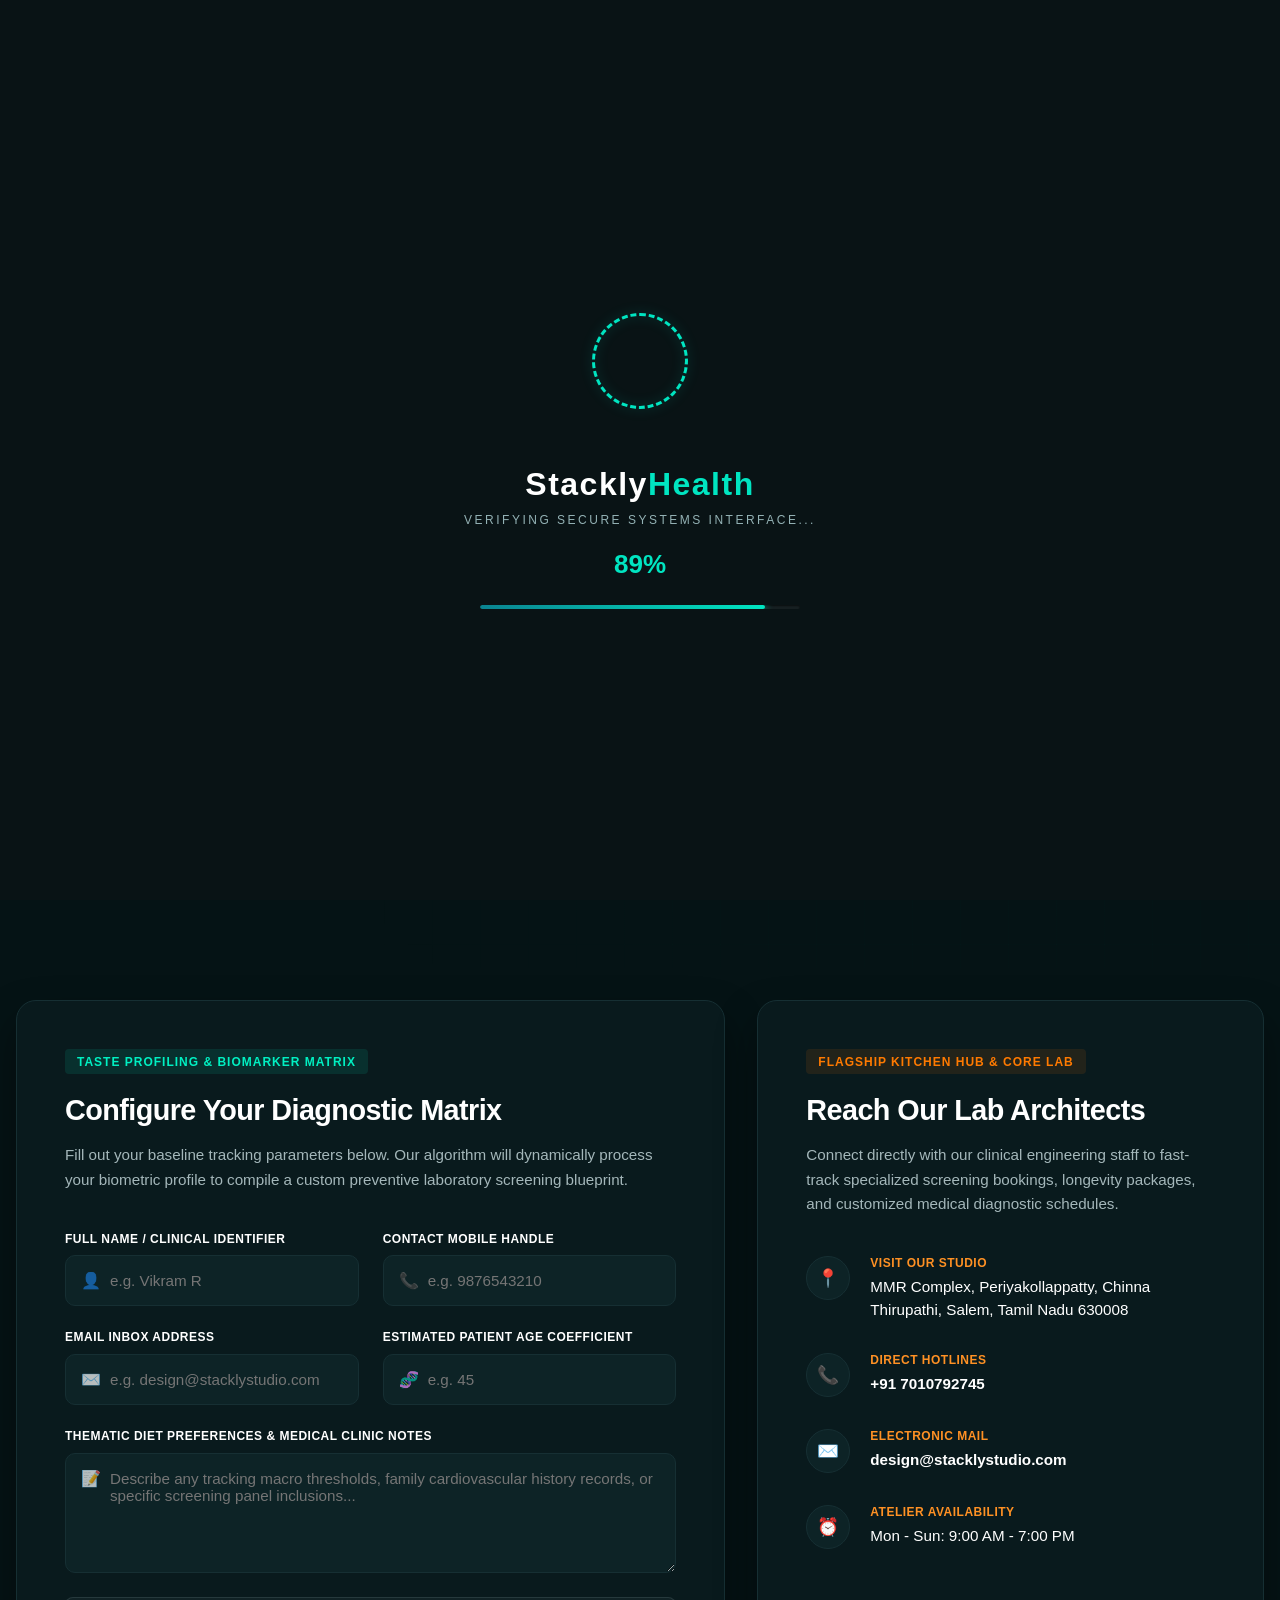
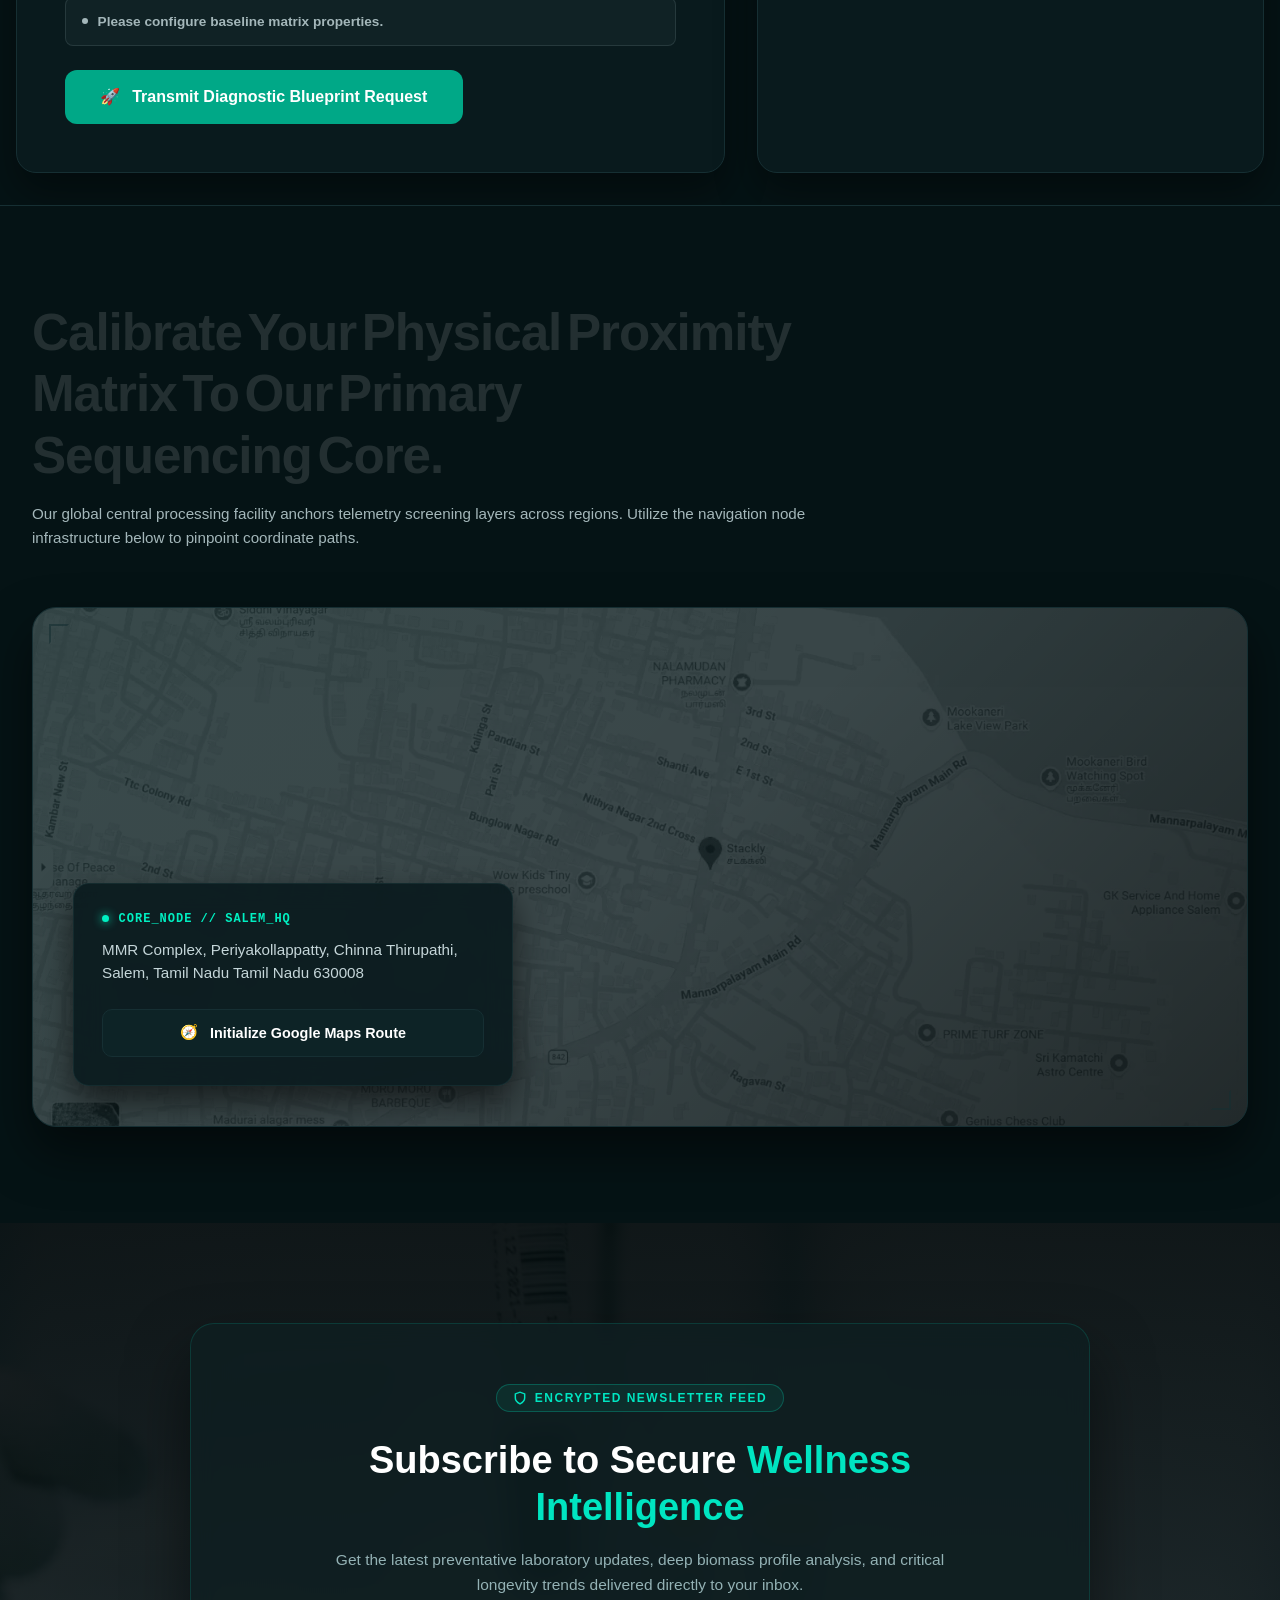
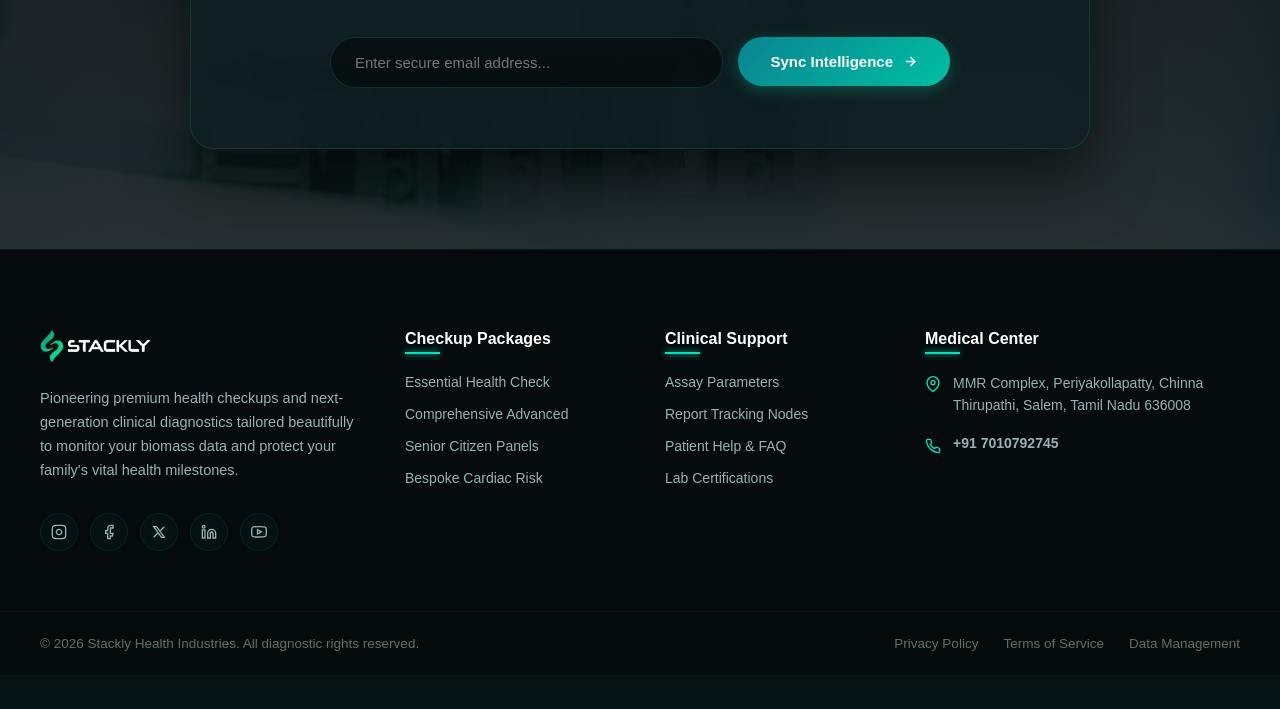
<file: contact.html>
<!DOCTYPE html>
<html lang="en">
<head>
    <meta charset="UTF-8">
    <meta name="viewport" content="width=device-width, initial-scale=1.0">
    <title>Stackly Health - Initializing Diagnostics</title>
    <!-- Font Awesome for clean clinical vector icons -->
    <link rel="stylesheet" href="https://cloudflare.com">
    <link rel="stylesheet" href="style.css">
</head>
<body>

    <!-- Absolute Preloader Component Overlay -->
    <div class="preloader-overlay" id="preloaderPortal">
        
        <!-- Vector Radar Scanner Grid -->
        <div class="scanner-matrix">
            <div class="pulse-aura"></div>
            <div class="pulse-aura delay-pulse"></div>
            <div class="rotating-grid"></div>
            <div class="vector-target" id="statusIcon">
                <i class="fa-solid fa-heart-pulse"></i>
            </div>
        </div>

        <!-- Typography Cluster -->
        <h1 class="brand-title">Stackly<span>Health</span></h1>
        <div class="status-microtext" id="statusString">Calibrating system metrics...</div>
        
        <!-- Tabular Metrics Count -->
        <div class="metric-counter"><span id="liveCounter">0</span>%</div>
        
        <!-- Progress Bar Track -->
        <div class="loading-track-wrapper">
            <div class="loading-fill-bar" id="liveProgressBar"></div>
        </div>
    </div>

  <script>
    document.addEventListener("DOMContentLoaded", () => {
    const liveCounter = document.getElementById("liveCounter");
    const liveProgressBar = document.getElementById("liveProgressBar");
    const statusString = document.getElementById("statusString");
    const statusIcon = document.getElementById("statusIcon");
    const preloaderPortal = document.getElementById("preloaderPortal");

    const totalDuration = 2000; // Perfect 2-second timing lifecycle
    const refreshTickRate = 20; 
    const totalSteps = totalDuration / refreshTickRate; 
    
    let currentStep = 0;

    const loadingProgressInterval = setInterval(() => {
        currentStep++;
        let completionPercentage = Math.floor((currentStep / totalSteps) * 100);

        if (completionPercentage >= 100) {
            completionPercentage = 100;
            clearInterval(loadingProgressInterval);

            // Set final finished confirmation states visually
            statusIcon.innerHTML = `<i class="fa-solid fa-circle-check" style="color: var(--neon-emerald)"></i>`;
            statusString.innerText = "Access Granted";
            liveCounter.innerText = "100";
            liveProgressBar.style.width = "100%";

            // Optional fade exit trigger action after full execution load
            setTimeout(() => {
                preloaderPortal.classList.add("terminate-flow");
            }, 300);
        } else {
            liveCounter.innerText = completionPercentage;
            liveProgressBar.style.width = completionPercentage + "%";

            // Stage shifting message arrays cleanly inside runtime parameters
            if (completionPercentage === 35) {
                statusString.innerText = "Synchronizing diagnostic pipelines...";
            } else if (completionPercentage === 70) {
                statusString.innerText = "Verifying secure systems interface...";
            }
        }
    }, refreshTickRate);
});

  </script>

  <!-- Continuous Infinite Top Bar Carousel Component -->
<div class="top-carousel-bar">
    <div class="carousel-infinite-wrapper">
        
        <!-- Primary Content Group Track -->
        <div class="carousel-track">
            <div class="carousel-item">
                <i class="fa-solid fa-phone-flip phone-ringer"></i> 
                Emergency Desk: <a href="tel:+18005557822" class="call-link">+1 (800) 555-STACK</a>
            </div>
            <div class="carousel-item">
                <i class="fa-solid fa-calendar-check"></i> 
                Appointment Timings: <span class="highlight-text">Mon - Sat: 8:00 AM - 8:00 PM</span>
            </div>
            <div class="carousel-item">
                <i class="fa-solid fa-circle-nodes"></i> 
                Booking Status: <span id="realtimeStatus" class="status-badge checking">Verifying...</span>
            </div>
            <div class="carousel-item">
                <i class="fa-solid fa-file-waveform"></i> 
                OPD Schedule: <span class="highlight-text">Online Bookings Open 24/7</span>
            </div>
        </div>
        
        <!-- Duplicate Clone Track (Essential for infinite seamless visual loop) -->
        <div class="carousel-track" aria-hidden="true">
            <div class="carousel-item">
                <i class="fa-solid fa-phone-flip phone-ringer"></i> 
                Emergency Desk: <a href="tel:+18005557822" class="call-link">+1 (800) 555-STACK</a>
            </div>
            <div class="carousel-item">
                <i class="fa-solid fa-calendar-check"></i> 
                Appointment Timings: <span class="highlight-text">Mon - Sat: 8:00 AM - 8:00 PM</span>
            </div>
            <div class="carousel-item">
                <i class="fa-solid fa-circle-nodes"></i> 
                Booking Status: <span id="realtimeStatusClone" class="status-badge checking">Verifying...</span>
            </div>
            <div class="carousel-item">
                <i class="fa-solid fa-file-waveform"></i> 
                OPD Schedule: <span class="highlight-text">Online Bookings Open 24/7</span>
            </div>
        </div>

    </div>
</div>

<script>
    document.addEventListener("DOMContentLoaded", () => {
    
    function updateLiveAppointmentStatus() {
        const badgeElements = [
            document.getElementById("realtimeStatus"),
            document.getElementById("realtimeStatusClone")
        ];
        
        const systemTime = new Date();
        const activeDay = systemTime.getDay();   // 0 = Sunday, 1 = Monday ... 6 = Saturday
        const activeHour = systemTime.getHours(); // 24-hour clock index tracker format

        // Operational Rules Setup: Monday (1) through Saturday (6), from 8:00 AM to 8:00 PM (Hour 20)
        const isWorkingDay = activeDay >= 1 && activeDay <= 6;
        const isWorkingHour = activeHour >= 8 && activeHour < 20;

        badgeElements.forEach(badge => {
            if (!badge) return;
            
            if (isWorkingDay && isWorkingHour) {
                badge.textContent = "Open Now";
                badge.className = "status-badge open";
            } else {
                badge.textContent = "Closed";
                badge.className = "status-badge closed";
            }
        });
    }

    // Call state mapping routine immediately on runtime instantiation
    updateLiveAppointmentStatus();

    // Check system time parameters every 30 seconds to support active updates
    setInterval(updateLiveAppointmentStatus, 30000);
});

</script>

<!-- Main Header Portal Navigation Section -->
<header class="main-header-navbar">
    <div class="nav-container-wrapper">
        
        <!-- Brand Logo Element Frame (Refresh trigger enabled) -->
        <div class="brand-logo-frame" onclick="refreshPagePortal()" role="button" aria-label="Stackly Home & Refresh">
            <img src="./assests/health checkup logo.webp" alt="Stackly Health Logo" class="logo-asset">
            
        </div>

        <!-- Desktop Screen Center Aligned Menu List Navigation -->
        <nav class="center-navigation-menu">
            <ul class="nav-link-list">
                <li><a href="index.html" class="nav-menu-item " onclick="setActiveLink(this)">Home</a></li>
                <li><a href="packages.html" class="nav-menu-item" onclick="setActiveLink(this)">Checkup Packages</a></li>
                <li><a href="specialties.html" class="nav-menu-item" onclick="setActiveLink(this)">Specialties</a></li>
                <li><a href="about.html" class="nav-menu-item" onclick="setActiveLink(this)">About Us</a></li>
                <li><a href="contact.html" class="nav-menu-item active" onclick="setActiveLink(this)">Contact Portal</a></li>
            </ul>
        </nav>

        <!-- Right Side Corner Authentication Anchor Action Block -->
        <div class="right-auth-corner">
          <button class="btn-auth-portal" onclick="window.location.href='login.html'">
    <i class="fa-solid fa-user-shield"></i> Patient Login
</button>
        </div>

        <!-- Interactive Mobile Hamburger Grid Vector Activation Node -->
        <button class="mobile-hamburger-trigger" id="hamburgerMenuNode" aria-label="Toggle Portal Menu">
            <span class="hamburger-bar"></span>
            <span class="hamburger-bar"></span>
            <span class="hamburger-bar"></span>
        </button>

    </div>
</header>

<!-- Global Blurring Overlay Matrix Cover for Mobile Airflow Layer Drawer Display -->
<div class="portal-blur-backdrop" id="drawerBlurOverlay"></div>

<script>
    document.addEventListener("DOMContentLoaded", () => {
    const hamburgerMenuNode = document.getElementById("hamburgerMenuNode");
    const drawerBlurOverlay = document.getElementById("drawerBlurOverlay");
    
    // --- 1. Toggle Mobile Menu Drawer & Background Blur Overlay ---
    if (hamburgerMenuNode && drawerBlurOverlay) {
        const toggleMobileNavigation = () => {
            document.body.classList.toggle("mobile-nav-expanded");
            
            // Toggle screen scroll-lock to prevent underlying background leaks
            if (document.body.classList.contains("mobile-nav-expanded")) {
                document.body.style.overflow = "hidden";
            } else {
                document.body.style.overflow = "auto";
            }
        };

        // Attach action events to both trigger nodes
        hamburgerMenuNode.addEventListener("click", toggleMobileNavigation);
        drawerBlurOverlay.addEventListener("click", toggleMobileNavigation);
    }
});

// --- 2. Dynamic Menu Active Status State Tracker Function ---
function setActiveLink(clickedElement) {
    // Remove active styles from all structural links across layout tree
    const menuItems = document.querySelectorAll(".nav-menu-item");
    menuItems.forEach(item => item.classList.remove("active"));
    
    // Apply highlight active styling to current node path item context
    clickedElement.classList.add("active");

    // Auto-dismiss open mobile navigation drawers smoothly on selection click actions
    if (document.body.classList.contains("mobile-nav-expanded")) {
        document.body.classList.remove("mobile-nav-expanded");
        document.body.style.overflow = "auto";
    }
}

// --- 3. Core Brand Image Click Refresh Action Routine ---
function refreshPagePortal() {
    window.location.reload(); // Instantly triggers an active refresh on current page viewport context
}

// --- 4. Placeholder for Authorization Actions ---
function triggerAuthFlow() {
    alert("Redirecting securely to Stackly Patient Identity & Records Portal...");
}

</script>

 <section class="contact-hero-section">
    <!-- Subtle Grid Node Wireframe Backdrops -->
    <div class="terminal-grid-overlay"></div>

    <div class="contact-hero-container">
      
      <!-- LEFT COLUMN: Terminal Access & Interaction Channels -->
      <div class="contact-hero-content">
        <div class="pill-badge">
          <span class="pill-dot"></span>
          COMMUNICATIONS TERMINAL v4.0
        </div>

        <!-- Scroll-Triggered Word-by-Word Reveal Header -->
        <h1 class="contact-hero-title" id="reveal-target-contact">
          Establish An Direct Telemetry Link With Our Clinical Engineering Squad.
        </h1>

        <p class="contact-hero-description">
          Have diagnostic hardware integration parameters, institutional research inquiries, or partnership profiles to verify? Select a communication interface node below to ping our operations room.
        </p>

        <!-- Interactive Uplink Interface List with Hover States -->
        <div class="uplink-channel-matrix">
          
          <!-- Node 1: Secure Line -->
          <div class="uplink-card">
            <div class="uplink-icon-box">
              <svg class="uplink-vector" viewBox="0 0 24 24" fill="none" stroke="currentColor" stroke-width="1.5">
                <path stroke-linecap="round" stroke-linejoin="round" d="M2.25 6.75c0 8.284 6.716 15 15 15h2.25a2.25 2.25 0 0 0 2.25-2.25v-1.372c0-.516-.351-.966-.852-1.091l-4.423-1.106c-.44-.11-.902.055-1.173.417l-.97 1.293c-2.824-1.636-5.165-3.977-6.8-6.8l1.293-.97c.363-.271.527-.734.417-1.173L6.963 3.102a1.125 1.125 0 0 0-1.091-.852H4.5A2.25 2.25 0 0 0 2.25 4.5v2.25Z" />
              </svg>
            </div>
            <div class="uplink-details">
              <span class="uplink-label">SECURE VOICE ENCRYPTION</span>
              <a href="tel:+18005559800" class="uplink-value">+1 (800) 555-9800</a>
              <span class="uplink-telemetry">STATUS: ROUTING OVER SECURE ISP</span>
            </div>
          </div>

          <!-- Node 2: Email Route -->
          <div class="uplink-card">
            <div class="uplink-icon-box">
              <svg class="uplink-vector" viewBox="0 0 24 24" fill="none" stroke="currentColor" stroke-width="1.5">
                <path stroke-linecap="round" stroke-linejoin="round" d="M21.75 6.75v10.5a2.25 2.25 0 0 1-2.25 2.25h-15a2.25 2.25 0 0 1-2.25-2.25V6.75m19.5 0A2.25 2.25 0 0 0 19.5 4.5h-15a2.25 2.25 0 0 0-2.25 2.25m19.5 0v.243a2.25 2.25 0 0 1-1.07 1.916l-7.5 4.615a2.25 2.25 0 0 1-2.36 0L3.32 8.91a2.25 2.25 0 0 1-1.07-1.916V6.75" />
              </svg>
            </div>
            <div class="uplink-details">
              <span class="uplink-label">ASYNC CORE DATA NET</span>
              <a href="mailto:telemetry@stacklylabs.io" class="uplink-value">telemetry@stacklylabs.io</a>
              <span class="uplink-telemetry">AVG RESPONSE FREQUENCY: &lt; 47m</span>
            </div>
          </div>

        </div>
      </div>

      <!-- RIGHT COLUMN: Aperture Frame Tech Media -->
      <div class="contact-hero-visual">
        <div class="aperture-outer-ring">
          <div class="aperture-inner-mask">
            <!-- Main Content Image Element -->
            <img src="./assests/medical screening.webp" alt="Laboratory Operations Center Terminal" class="aperture-img">
          </div>
          <!-- Tech HUD Overlays -->
          <div class="aperture-reticle-bracket tr"></div>
          <div class="aperture-reticle-bracket bl"></div>
          <div class="aperture-status-tag">LOCKED UNTIL PING</div>
        </div>
      </div>

    </div>
  </section>

  <style>
    /* Reset & Theme Constants directly matched to your UI Image */
* {
  box-sizing: border-box;
  margin: 0;
  padding: 0;
}

:root {
  --bg-dark: #051315;          /* Deep medical cyber-teal background */
  --teal-bright: #00f0c2;      /* Vibrant neon signature teal */
  --teal-muted: #113834;       /* Subtle dark green/teal boundaries */
  --text-main: #ffffff;
  --text-muted: #a3b8bc;       /* High-contrast grey-teal for perfectly visible text */
  --font-family: -apple-system, BlinkMacSystemFont, 'Segoe UI', Roboto, Helvetica, Arial, sans-serif;
}

body {
  background-color: var(--bg-dark);
  color: var(--text-main);
  font-family: var(--font-family);
  overflow-x: hidden;
}

/* Base Contact Hero Formatting Rules */
.contact-hero-section {
  background-color: var(--bg-dark);
  min-height: 100vh;
  padding: 6rem 1.5rem;
  display: flex;
  align-items: center;
  position: relative;
  overflow: hidden;
}

@media (min-width: 768px) {
  .contact-hero-section {
    padding: 180px 2rem;
  }
}

.terminal-grid-overlay {
  position: absolute;
  inset: 0;
  background-image: linear-gradient(to right, rgba(0, 240, 194, 0.02) 1px, transparent 1px),
                    linear-gradient(to bottom, rgba(0, 240, 194, 0.02) 1px, transparent 1px);
  background-size: 3rem 3rem;
  mask-image: radial-gradient(circle at 80% 20%, #000 30%, transparent 80%);
  -webkit-mask-image: radial-gradient(circle at 80% 20%, #000 30%, transparent 80%);
  pointer-events: none;
}

.contact-hero-container {
  max-width: 1280px;
  width: 100%;
  margin: 0 auto;
  display: flex;
  flex-direction: column;
  gap: 3.5rem;
  z-index: 5;
}

@media (min-width: 1024px) {
  .contact-hero-container {
    flex-direction: row;
    align-items: center;
    gap: 5rem;
  }
}

/* Left Panel Contents Elements */
.contact-hero-content {
  flex: 1.2;
  display: flex;
  flex-direction: column;
  gap: 1.5rem;
}

.pill-badge {
  align-self: flex-start;
  display: inline-flex;
  align-items: center;
  gap: 0.5rem;
  border: 1px solid rgba(0, 240, 194, 0.3);
  background: rgba(0, 240, 194, 0.06);
  padding: 0.4rem 0.9rem;
  border-radius: 9999px;
  font-size: 0.7rem;
  font-weight: 600;
  letter-spacing: 0.08em;
  color: var(--teal-bright);
}

.pill-dot {
  width: 6px;
  height: 6px;
  background-color: var(--teal-bright);
  border-radius: 50%;
  box-shadow: 0 0 8px var(--teal-bright);
}

.contact-hero-title {
  font-size: 2.2rem;
  font-weight: 800;
  line-height: 1.15;
  letter-spacing: -0.02em;
}

@media (min-width: 768px) {
  .contact-hero-title {
    font-size: 3.2rem;
  }
}

/* Character Word Token Styles matching the scroll reveal colors */
.word-contact {
  display: inline-block;
  margin-right: 0.35rem;
  color: rgba(255, 255, 255, 0.12); /* Dimmed state */
  transition: color 0.3s cubic-bezier(0.25, 1, 0.5, 1), text-shadow 0.3s ease;
}

.word-contact.active {
  color: var(--text-main);
}

.word-contact.active-teal {
  color: var(--teal-bright);
  text-shadow: 0 0 18px rgba(0, 240, 194, 0.5);
}

.contact-hero-description {
  font-size: 0.95rem;
  line-height: 1.6;
  color: var(--text-muted);
  max-w: 580px;
}

/* Communication Card Stack Matrix */
.uplink-channel-matrix {
  display: flex;
  flex-direction: column;
  gap: 1.25rem;
  margin-top: 1rem;
}

.uplink-card {
  background: rgba(4, 16, 18, 0.6);
  border: 1px solid rgba(31, 53, 56, 0.8);
  padding: 1.5rem;
  border-radius: 12px;
  display: flex;
  align-items: flex-start;
  gap: 1.25rem;
  position: relative;
  overflow: hidden;
  transition: all 0.3s cubic-bezier(0.16, 1, 0.3, 1);
}

/* Card Hover Interface Modifications */
.uplink-card:hover {
  border-color: var(--teal-bright);
  background: rgba(0, 240, 194, 0.02);
  transform: translateX(6px);
  box-shadow: -4px 4px 20px rgba(0, 240, 194, 0.03);
}

/* Vector Graphic Holders */
.uplink-icon-box {
  width: 40px;
  height: 40px;
  background: rgba(17, 56, 52, 0.3);
  border: 1px solid rgba(31, 53, 56, 0.9);
  border-radius: 8px;
  display: flex;
  align-items: center;
  justify-content: center;
  color: #799599;
  flex-shrink: 0;
  transition: all 0.3s ease;
}

.uplink-vector {
  width: 20px;
  height: 20px;
}

.uplink-card:hover .uplink-icon-box {
  color: var(--teal-bright);
  background: rgba(0, 240, 194, 0.1);
  border-color: var(--teal-bright);
  box-shadow: 0 0 10px rgba(0, 240, 194, 0.2);
}

/* Interior Core Text Details */
.uplink-details {
  display: flex;
  flex-direction: column;
  gap: 0.25rem;
}

.uplink-label {
  font-family: monospace;
  font-size: 0.7rem;
  letter-spacing: 1.5px;
  color: #799599;
}

.uplink-value {
  font-size: 1.15rem;
  font-weight: 700;
  color: var(--text-main);
  text-decoration: none;
  transition: color 0.3s ease;
}

.uplink-card:hover .uplink-value {
  color: var(--teal-bright);
}

.uplink-telemetry {
  font-family: monospace;
  font-size: 0.65rem;
  letter-spacing: 0.5px;
  color: var(--teal-bright);
  opacity: 0.6;
  margin-top: 0.25rem;
  transition: opacity 0.3s ease;
}

.uplink-card:hover .uplink-telemetry {
  opacity: 1;
}

/* RIGHT COLUMN: Structural Image Aperture Assembly */
.contact-hero-visual {
  flex: 0.9;
  display: flex;
  align-items: center;
  justify-content: center;
}

.aperture-outer-ring {
  position: relative;
  width: 100%;
  max-width: 400px;
  aspect-ratio: 1/1;
  background: rgba(4, 16, 18, 0.4);
  border: 1px solid rgba(31, 53, 56, 0.4);
  border-radius: 50%;
  padding: 1.25rem;
  display: flex;
  align-items: center;
  justify-content: center;
}

.aperture-inner-mask {
  width: 100%;
  height: 100%;
  border-radius: 50%;
  overflow: hidden;
  border: 1px solid rgba(0, 240, 194, 0.15);
}

.aperture-img {
  width: 100%;
  height: 100%;
  object-fit: cover;
  opacity: 0.45;
  filter: grayscale(1) contrast(1.1);
  transition: all 0.6s cubic-bezier(0.16, 1, 0.3, 1);
}

.aperture-outer-ring:hover .aperture-img {
  opacity: 0.75;
  filter: grayscale(0.2) contrast(1);
}

/* HUD Overlay Elements */
.aperture-reticle-bracket {
  position: absolute;
  width: 24px;
  height: 24px;
  border: 1px solid transparent;
  pointer-events: none;
}
.aperture-reticle-bracket.tr {
  top: 1rem; right: 1rem;
  border-top-color: var(--teal-bright);
  border-right-color: var(--teal-bright);
}
.aperture-reticle-bracket.bl {
  bottom: 1rem; left: 1rem;
  border-bottom-color: var(--teal-bright);
  border-left-color: var(--teal-bright);
}

.aperture-status-tag {
  position: absolute;
  top: -0.5rem;
  right: 25%;
  background: var(--bg-dark);
  border: 1px solid rgba(31, 53, 56, 0.8);
  font-family: monospace;
  font-size: 0.65rem;
  color: #799599;
  padding: 0.2rem 0.6rem;
  border-radius: 4px;
  letter-spacing: 0.5px;
  transition: all 0.3s ease;
}

.aperture-outer-ring:hover .aperture-status-tag {
  color: var(--teal-bright);
  border-color: var(--teal-bright);
}

/* Spacer Block for Scrolling Demonstration */
.scroll-spacer {
  height: 80vh;
  background: #02090a;
  display: flex;
  align-items: center;
  justify-content: center;
  color: rgba(255, 255, 255, 0.15);
  font-size: 0.9rem;
}

  </style>

  <script>
    document.addEventListener("DOMContentLoaded", () => {
  
  // TEXT REVEAL PROCESSING ENGINE FOR THE CONTACT HERO TITLE
  const contactTitle = document.getElementById("reveal-target-contact");
  const textArrayContact = contactTitle.innerText.split(" ");
  contactTitle.innerHTML = ""; 

  // Build span word instances onto our screen workspace
  const wordNodesContact = textArrayContact.map((word) => {
    const span = document.createElement("span");
    span.textContent = word;
    span.classList.add("word-contact");
    
    // Target relevant engineering and network keywords for highlighted emphasis
    if (["Telemetry", "Link", "Clinical", "Squad."].includes(word)) {
      span.classList.add("highlight-target-contact");
    }
    
    contactTitle.appendChild(span);
    return span;
  });

  function monitorContactScrollTimeline() {
    const viewportHeight = window.innerHeight;
    const elementRect = contactTitle.getBoundingClientRect();
    
    // Establish threshold coordinate zones
    const startPoint = viewportHeight * 0.82;
    const endPoint = viewportHeight * 0.22;
    
    // Evaluate alignment values into standard timelines (0 to 1)
    let visibilityPercentage = (startPoint - elementRect.top) / (startPoint - endPoint);
    visibilityPercentage = Math.min(Math.max(visibilityPercentage, 0), 1);
    
    // Compute current word array visibility ranges
    const targetActiveIndex = Math.floor(visibilityPercentage * wordNodesContact.length * 1.3);

    wordNodesContact.forEach((node, index) => {
      if (index <= targetActiveIndex && visibilityPercentage > 0) {
        if (node.classList.contains("highlight-target-contact")) {
          node.classList.add("active-teal");
        } else {
          node.classList.add("active");
        }
      } else {
        node.classList.remove("active", "active-teal");
      }
    });
  }

  window.addEventListener("scroll", monitorContactScrollTimeline);
  monitorContactScrollTimeline(); // Run initial sequence on viewport load
});

  </script>

  <section class="intake-section">
    <div class="intake-container">
      
      <!-- LEFT HAND PANEL: PARAMETER CONFIGURATOR -->
      <div class="intake-card left-panel cascade-item">
        <div class="panel-badge badge-teal">TASTE PROFILING & BIOMARKER MATRIX</div>
        <h2 class="panel-main-title">Configure Your Diagnostic Matrix</h2>
        <p class="panel-subtitle">Fill out your baseline tracking parameters below. Our algorithm will dynamically process your biometric profile to compile a custom preventive laboratory screening blueprint.</p>
        
        <form id="biometric-form" novalidate>
          <div class="form-grid-layout">
            
            <!-- Input 1 -->
            <div class="input-block">
              <label class="field-label">FULL NAME / CLINICAL IDENTIFIER</label>
              <div class="field-container">
                <span class="field-icon">👤</span>
                <input type="text" id="user-name" placeholder="e.g. Vikram R" autocomplete="off">
              </div>
            </div>

            <!-- Input 2 -->
            <div class="input-block">
              <label class="field-label">CONTACT MOBILE HANDLE</label>
              <div class="field-container">
                <span class="field-icon">📞</span>
                <input type="text" id="user-phone" placeholder="e.g. 9876543210" autocomplete="off">
              </div>
            </div>

            <!-- Input 3 -->
            <div class="input-block">
              <label class="field-label">EMAIL INBOX ADDRESS</label>
              <div class="field-container">
                <span class="field-icon">✉️</span>
                <input type="email" id="user-email" placeholder="e.g. design@stacklystudio.com" autocomplete="off">
              </div>
            </div>

            <!-- Input 4 -->
            <div class="input-block">
              <label class="field-label">ESTIMATED PATIENT AGE COEFFICIENT</label>
              <div class="field-container">
                <span class="field-icon">🧬</span>
                <input type="text" id="user-age" placeholder="e.g. 45" autocomplete="off">
              </div>
            </div>

          </div>

          <!-- Textarea block -->
          <div class="input-block textarea-margin">
            <label class="field-label">THEMATIC DIET PREFERENCES & MEDICAL CLINIC NOTES</label>
            <div class="field-container text-area-wrapper">
              <span class="field-icon textarea-icon">📝</span>
              <textarea id="user-notes" placeholder="Describe any tracking macro thresholds, family cardiovascular history records, or specific screening panel inclusions..."></textarea>
            </div>
          </div>

          <!-- Live Guidance Error Bar Indicator -->
          <div id="form-validation-tracker" class="validation-message-bar status-waiting">
            <span class="tracker-bullet"></span>
            <span id="tracker-text">Please configure baseline matrix properties.</span>
          </div>

          <!-- Submit Activation Action Button -->
          <button type="submit" class="matrix-submit-btn">
            <span class="btn-icon-node">🚀</span>
            Transmit Diagnostic Blueprint Request
          </button>
        </form>
      </div>

      <!-- RIGHT HAND PANEL: TELEMETRY CONTACT MATRIX -->
      <div class="intake-card right-panel cascade-item">
        <div class="panel-badge badge-orange">FLAGSHIP KITCHEN HUB & CORE LAB</div>
        <h2 class="panel-main-title">Reach Our Lab Architects</h2>
        <p class="panel-subtitle">Connect directly with our clinical engineering staff to fast-track specialized screening bookings, longevity packages, and customized medical diagnostic schedules.</p>
        
        <div class="telemetry-directory">
          
          <!-- Node item 1 -->
          <div class="directory-node">
            <div class="node-icon-frame">📍</div>
            <div class="node-details">
              <span class="node-header-tag">VISIT OUR STUDIO</span>
              <p class="node-main-text">MMR Complex, Periyakollappatty, Chinna Thirupathi, Salem, Tamil Nadu 630008</p>
            </div>
          </div>

          <!-- Node item 2 -->
          <div class="directory-node">
            <div class="node-icon-frame">📞</div>
            <div class="node-details">
              <span class="node-header-tag">DIRECT HOTLINES</span>
              <a href="tel:+917010792745" class="node-link-val">+91 7010792745</a>
            </div>
          </div>

          <!-- Node item 3 (Outlook Uplink Integration) -->
          <div class="directory-node">
            <div class="node-icon-frame">✉️</div>
            <div class="node-details">
              <span class="node-header-tag">ELECTRONIC MAIL</span>
              <a href="mailto:design@://stacklystudio.com" class="node-link-val text-neon-teal">design@stacklystudio.com</a>
            </div>
          </div>

          <!-- Node item 4 -->
          <div class="directory-node">
            <div class="node-icon-frame">⏰</div>
            <div class="node-details">
              <span class="node-header-tag">ATELIER AVAILABILITY</span>
              <p class="node-main-text">Mon - Sun: 9:00 AM - 7:00 PM</p>
            </div>
          </div>

        </div>
      </div>

    </div>
  </section>

  <style>
    /* Base Global Standard Definitions */
* {
  box-sizing: border-box;
  margin: 0;
  padding: 0;
}

:root {
  --bg-space: #051315;
  --panel-fill: #091a1d;
  --teal-neon: #00f0c2;
  --orange-accent: #ff7a00;
  --border-subtle: #162f33;
  --text-primary: #ffffff;
  --text-muted: #a4b7ba;
  --input-bg: #0d2326;
  --font-stack: -apple-system, BlinkMacSystemFont, 'Segoe UI', Roboto, sans-serif;
}

body {
  background-color: var(--bg-space);
  color: var(--text-primary);
  font-family: var(--font-stack);
  padding: 2rem 0;
}

/* Layout Framework Container rules */
.intake-section {
  width: 100%;
  max-width: 1280px;
  margin: 0 auto;
  padding: 2rem 1rem;
}

.intake-container {
  display: grid;
  grid-template-columns: 1fr;
  gap: 2rem;
}

@media (min-width: 1024px) {
  .intake-container {
    grid-template-columns: 1.4fr 1fr;
  }
}

/* Core Structural Panel Component cards */
.intake-card {
  background-color: var(--panel-fill);
  border: 1px solid var(--border-subtle);
  border-radius: 20px;
  padding: 2rem;
  box-shadow: 0 20px 40px rgba(0, 0, 0, 0.4);
}

@media (min-width: 768px) {
  .intake-card {
    padding: 3rem;
  }
}

/* Header Text Elements inside components */
.panel-badge {
  display: inline-block;
  font-size: 0.75rem;
  font-weight: 700;
  letter-spacing: 1px;
  padding: 0.35rem 0.75rem;
  border-radius: 4px;
  margin-bottom: 1.25rem;
}

.badge-teal {
  background-color: rgba(0, 240, 194, 0.1);
  color: var(--teal-neon);
}

.badge-orange {
  background-color: rgba(255, 122, 0, 0.1);
  color: var(--orange-accent);
}

.panel-main-title {
  font-size: 1.8rem;
  font-weight: 800;
  margin-bottom: 1rem;
  letter-spacing: -0.02em;
}

.panel-subtitle {
  font-size: 0.95rem;
  line-height: 1.6;
  color: var(--text-muted);
  margin-bottom: 2.5rem;
}

/* Layout fields block controls */
.form-grid-layout {
  display: grid;
  grid-template-columns: 1fr;
  gap: 1.5rem;
}

@media (min-width: 640px) {
  .form-grid-layout {
    grid-template-columns: repeat(2, 1fr);
  }
}

.input-block {
  display: flex;
  flex-direction: column;
  gap: 0.6rem;
}

.textarea-margin {
  margin-top: 1.5rem;
}

.field-label {
  font-size: 0.75rem;
  font-weight: 700;
  color: var(--text-primary);
  letter-spacing: 0.5px;
}

.field-container {
  position: relative;
  display: flex;
  align-items: center;
}

.field-icon {
  position: absolute;
  left: 1rem;
  font-size: 1rem;
  pointer-events: none;
  opacity: 0.7;
}

.field-container input,
.field-container textarea {
  width: 100%;
  background-color: var(--input-bg);
  border: 1px solid var(--border-subtle);
  border-radius: 10px;
  padding: 1rem 1rem 1rem 2.75rem;
  color: var(--text-primary);
  font-size: 0.95rem;
  font-family: var(--font-stack);
  transition: all 0.3s cubic-bezier(0.16, 1, 0.3, 1);
}

.field-container input:focus,
.field-container textarea:focus {
  outline: none;
  border-color: var(--teal-neon);
  box-shadow: 0 0 12px rgba(0, 240, 194, 0.15);
}

.text-area-wrapper {
  align-items: flex-start;
}

.textarea-icon {
  top: 1rem;
}

.field-container textarea {
  min-height: 120px;
  resize: vertical;
}

/* Live dynamic response prompt message bar */
.validation-message-bar {
  margin-top: 1.5rem;
  border-radius: 8px;
  padding: 1rem;
  font-size: 0.85rem;
  font-weight: 600;
  display: flex;
  align-items: center;
  gap: 0.6rem;
  transition: all 0.3s ease;
}

.tracker-bullet {
  width: 6px;
  height: 6px;
  border-radius: 50%;
  display: inline-block;
}

.status-waiting {
  background-color: rgba(164, 183, 186, 0.05);
  color: var(--text-muted);
  border: 1px solid rgba(164, 183, 186, 0.15);
}
.status-waiting .tracker-bullet { background-color: var(--text-muted); }

.status-error {
  background-color: rgba(239, 68, 68, 0.08);
  color: #ff6b6b;
  border: 1px solid rgba(239, 68, 68, 0.25);
}
.status-error .tracker-bullet { background-color: #ff6b6b; box-shadow: 0 0 8px #ff6b6b; }

.status-success {
  background-color: rgba(0, 240, 194, 0.08);
  color: var(--teal-neon);
  border: 1px solid rgba(0, 240, 194, 0.25);
}
.status-success .tracker-bullet { background-color: var(--teal-neon); box-shadow: 0 0 8px var(--teal-neon); }

/* Submission Trigger Layout Button */
.matrix-submit-btn {
  width: auto;
  display: inline-flex;
  align-items: center;
  gap: 0.75rem;
  background-color: #00a887;
  color: var(--text-primary);
  border: none;
  padding: 1.1rem 2.2rem;
  font-size: 1rem;
  font-weight: 700;
  border-radius: 12px;
  cursor: pointer;
  margin-top: 1.5rem;
  transition: all 0.3s ease;
}

.matrix-submit-btn:hover {
  background-color: var(--teal-neon);
  color: var(--bg-space);
  box-shadow: 0 0 25px rgba(0, 240, 194, 0.3);
  transform: translateY(-2px);
}

/* RIGHT ROW DETAILS DIRECTORY MODULES */
.telemetry-directory {
  display: flex;
  flex-direction: column;
  gap: 2rem;
}

.directory-node {
  display: flex;
  align-items: flex-start;
  gap: 1.25rem;
}

.node-icon-frame {
  width: 44px;
  height: 44px;
  background-color: var(--input-bg);
  border: 1px solid var(--border-subtle);
  border-radius: 50%;
  display: flex;
  align-items: center;
  justify-content: center;
  font-size: 1.1rem;
  flex-shrink: 0;
}

.node-details {
  display: flex;
  flex-direction: column;
  gap: 0.35rem;
}

.node-header-tag {
  font-size: 0.75rem;
  font-weight: 700;
  color: #ff9124;
  letter-spacing: 0.5px;
}

.node-main-text, .node-link-val {
  font-size: 0.95rem;
  line-height: 1.5;
  color: var(--text-primary);
  text-decoration: none;
}

.node-link-val {
  font-weight: 700;
  transition: color 0.2s ease;
}
.node-link-val:hover {
  color: var(--teal-neon);
}

/* VIEWPORT TRIGGER ANIMATION MATRIX ENGINES */
.cascade-item {
  opacity: 0;
  transform: translateY(50px);
  transition: opacity 0.8s cubic-bezier(0.16, 1, 0.3, 1), transform 0.8s cubic-bezier(0.16, 1, 0.3, 1);
}

.cascade-item.reveal-active {
  opacity: 1;
  transform: translateY(0);
}

  </style>

<script>
document.addEventListener("DOMContentLoaded", () => {

    const form = document.getElementById("biometric-form");
    const nameInput = document.getElementById("user-name");
    const phoneInput = document.getElementById("user-phone");
    const emailInput = document.getElementById("user-email");
    const ageInput = document.getElementById("user-age");
    const trackerBox = document.getElementById("form-validation-tracker");
    const trackerText = document.getElementById("tracker-text");

    // Helper function to update validation messages
    function updateTrackerStatus(state, message) {
        trackerBox.className = "validation-message-bar " + state;
        trackerText.textContent = message;
    }

    // 1. NAME INPUT FILTER
    nameInput.addEventListener("input", () => {

        const savedPosition = nameInput.selectionStart;
        const cleanValue = nameInput.value.replace(/[0-9]/g, "");

        if (nameInput.value !== cleanValue) {
            nameInput.value = cleanValue;

            const newPosition = Math.max(0, savedPosition - 1);
            nameInput.setSelectionRange(newPosition, newPosition);

            updateTrackerStatus(
                "status-error",
                "Clinical Identifier cannot contain numbers."
            );
        }
    });

    // 2. PHONE AND AGE INPUT FILTER
    [phoneInput, ageInput].forEach(inputNode => {

        inputNode.addEventListener("input", () => {

            const savedPosition = inputNode.selectionStart;
            const cleanValue = inputNode.value.replace(/[^0-9]/g, "");

            if (inputNode.value !== cleanValue) {
                inputNode.value = cleanValue;

                const newPosition = Math.max(0, savedPosition - 1);
                inputNode.setSelectionRange(newPosition, newPosition);

                updateTrackerStatus(
                    "status-error",
                    "Please enter numbers only in phone and age fields."
                );
            }
        });
    });

    // 3. FORM SUBMISSION AND VALIDATION
    form.addEventListener("submit", (e) => {

        e.preventDefault();

        // Prevent empty fields
        if (
            !nameInput.value.trim() ||
            !phoneInput.value.trim() ||
            !emailInput.value.trim() ||
            !ageInput.value.trim()
        ) {
            updateTrackerStatus(
                "status-error",
                "Please fill in all required fields before submitting."
            );
            return;
        }

        // Validate name
        if (!/^[A-Za-z\s.'-]+$/.test(nameInput.value.trim())) {
            updateTrackerStatus(
                "status-error",
                "Please enter a valid name."
            );
            return;
        }

        // Validate phone number
        if (!/^[0-9]{10}$/.test(phoneInput.value.trim())) {
            updateTrackerStatus(
                "status-error",
                "Please enter a valid 10-digit mobile number."
            );
            return;
        }

        // Validate email
        const emailRegex = /^[^\s@]+@[^\s@]+\.[^\s@]+$/;

        if (!emailRegex.test(emailInput.value.trim())) {
            updateTrackerStatus(
                "status-error",
                "Please enter a valid email address."
            );
            return;
        }

        // Validate age
        const age = Number(ageInput.value.trim());

        if (!Number.isInteger(age) || age < 1 || age > 120) {
            updateTrackerStatus(
                "status-error",
                "Please enter a valid age between 1 and 120."
            );
            return;
        }

        // 4. SUCCESS - REDIRECT TO 404 PAGE
        updateTrackerStatus(
            "status-success",
            "Request validated successfully. Redirecting..."
        );

        const submitButton = form.querySelector(".matrix-submit-btn");
        submitButton.disabled = true;

        setTimeout(() => {
            window.location.href = "404.html";
        }, 800);

    });

    // 5. SCROLL REVEAL ANIMATION
    const cascadeCards = document.querySelectorAll(".cascade-item");

    function processScrollCascade() {

        const windowBottomEdge = window.innerHeight * 0.88;
        let visibleIndex = 0;

        cascadeCards.forEach((card) => {

            const currentTopPos = card.getBoundingClientRect().top;

            if (
                currentTopPos < windowBottomEdge &&
                !card.classList.contains("reveal-active")
            ) {
                card.style.transitionDelay = `${visibleIndex * 0.22}s`;
                card.classList.add("reveal-active");
                visibleIndex++;
            }
        });
    }

    window.addEventListener("scroll", processScrollCascade);
    processScrollCascade();

});
</script>

    <!-- SECTION FIVE START: THE GRAPHIC RADAR MAP NAVIGATION -->
  <section class="map-navigation-section">
    <div class="map-section-container">
      
      <!-- Scrolling Word Reveal Header Node -->
      <div class="map-header-block">
        <h2 class="map-section-title" id="reveal-target-map">
          Calibrate Your Physical Proximity Matrix To Our Primary Sequencing Core.
        </h2>
        <p class="map-section-subtitle">
          Our global central processing facility anchors telemetry screening layers across regions. Utilize the navigation node infrastructure below to pinpoint coordinate paths.
        </p>
      </div>

      <!-- Main Visual Structural Framework -->
      <div class="map-visual-matrix">
        <div class="map-blueprint-frame">
          
          <!-- Tactical HUD Graphic Base Layer Image -->
          <img src="./assests/map.webp" alt="Dark Tactical Navigation Mesh Base Grid Map Layout" class="map-blueprint-image">
          
          <!-- Inner Cyber Diagnostic Interface Elements Overlay -->
          <div class="map-hud-glare-shield"></div>
          
          <!-- Interactive Map Navigation Node Panel -->
          <div class="map-floating-navigation-box">
            <div class="nav-node-header">
              <span class="nav-pulse-signal"></span>
              <span class="nav-terminal-id">CORE_NODE // SALEM_HQ</span>
            </div>
            
            <p class="nav-address-string">
              MMR Complex, Periyakollappatty, Chinna Thirupathi, Salem, Tamil Nadu  Tamil Nadu 630008
            </p>
            
            <!-- Google Maps External Router Action Button -->
            <a href="https://maps.app.goo.gl/1iUAJLxSuFhmkqeE8" 
               target="_blank" 
               rel="noopener noreferrer" 
               class="google-maps-trigger-btn">
              <span class="btn-radar-icon">🧭</span>
              Initialize Google Maps Route
            </a>
          </div>

          <!-- Decorative Technical Crosshair Bracket Indicators -->
          <div class="bracket-hud structure-top-left"></div>
          <div class="bracket-hud structure-bottom-right"></div>
          
        </div>
      </div>

    </div>
  </section>
  <!-- SECTION FIVE END -->
<style>
    /* Base Map Navigation Section Stylings */
.map-navigation-section {
  background-color: var(--bg-space);
  padding: 5rem 1.5rem;
  position: relative;
  overflow: hidden;
  border-top: 1px solid var(--border-subtle);
}

@media (min-width: 768px) {
  .map-navigation-section {
    padding: 6rem 2rem;
  }
}

.map-section-container {
  max-width: 1280px;
  margin: 0 auto;
  display: flex;
  flex-direction: column;
  gap: 3.5rem;
}

/* Header Text Top Layer Blocks */
.map-header-block {
  max-width: 780px;
}

.map-section-title {
  font-size: 2.2rem;
  font-weight: 800;
  line-height: 1.2;
  letter-spacing: -0.02em;
  margin-bottom: 1rem;
}

@media (min-width: 768px) {
  .map-section-title {
    font-size: 3.2rem;
  }
}

/* Scroll Animation Span Word Tokens */
.word-map {
  display: inline-block;
  margin-right: 0.35rem;
  color: rgba(255, 255, 255, 0.12);
  transition: color 0.3s cubic-bezier(0.25, 1, 0.5, 1), text-shadow 0.3s ease;
}

.word-map.active {
  color: var(--text-primary);
}

.word-map.active-teal {
  color: var(--teal-neon);
  text-shadow: 0 0 15px rgba(0, 240, 194, 0.4);
}

.map-section-subtitle {
  font-size: 0.95rem;
  line-height: 1.6;
  color: var(--text-muted);
}

/* Map Structural Frame Layout Graphics */
.map-visual-matrix {
  width: 100%;
}

.map-blueprint-frame {
  position: relative;
  width: 100%;
  height: 400px;
  background-color: var(--panel-fill);
  border: 1px solid var(--border-subtle);
  border-radius: 24px;
  overflow: hidden;
  box-shadow: 0 25px 50px rgba(0, 0, 0, 0.5);
}

@media (min-width: 768px) {
  .map-blueprint-frame {
    height: 520px;
  }
}

.map-blueprint-image {
  width: 100%;
  height: 100%;
  object-fit: cover;
  opacity: 0.25;
  filter: contrast(1.1) saturate(0) brightness(0.8);
  transition: opacity 0.5s ease;
}

.map-blueprint-frame:hover .map-blueprint-image {
  opacity: 0.35;
}

/* Glow and Overlay Filters */
.map-hud-glare-shield {
  position: absolute;
  inset: 0;
  background: linear-gradient(135deg, rgba(0, 240, 194, 0.02) 0%, transparent 50%, rgba(0, 0, 0, 0.4) 100%);
  pointer-events: none;
}

/* Floating Navigation Dashboard Card Overlay */
.map-floating-navigation-box {
  position: absolute;
  bottom: 1.5rem;
  left: 1.5rem;
  right: 1.5rem;
  background: rgba(9, 26, 29, 0.9);
  backdrop-filter: blur(12px);
  -webkit-backdrop-filter: blur(12px);
  border: 1px solid rgba(22, 47, 51, 0.8);
  border-radius: 16px;
  padding: 1.75rem;
  max-width: 440px;
  box-shadow: 0 15px 35px rgba(0, 0, 0, 0.6);
  z-index: 10;
  transition: border-color 0.3s ease;
}

.map-floating-navigation-box:hover {
  border-color: rgba(0, 240, 194, 0.3);
}

@media (min-width: 768px) {
  .map-floating-navigation-box {
    bottom: 2.5rem;
    left: 2.5rem;
  }
}

/* Panel Internal Details */
.nav-node-header {
  display: flex;
  align-items: center;
  gap: 0.6rem;
  margin-bottom: 0.85rem;
}

.nav-pulse-signal {
  width: 7px;
  height: 7px;
  background-color: var(--teal-neon);
  border-radius: 50%;
  box-shadow: 0 0 10px var(--teal-neon);
  animation: pulseBeacon 2s infinite;
}

@keyframes pulseBeacon {
  0% { transform: scale(0.95); opacity: 0.8; }
  50% { transform: scale(1.3); opacity: 1; box-shadow: 0 0 14px var(--teal-neon); }
  100% { transform: scale(0.95); opacity: 0.8; }
}

.nav-terminal-id {
  font-family: monospace;
  font-size: 0.75rem;
  font-weight: 700;
  color: var(--teal-neon);
  letter-spacing: 1px;
}

.nav-address-string {
  font-size: 0.95rem;
  line-height: 1.5;
  color: #c5d6d9;
  margin-bottom: 1.5rem;
}

/* Google Maps Redirect System Action Trigger Button */
.google-maps-trigger-btn {
  display: inline-flex;
  align-items: center;
  justify-content: center;
  gap: 0.75rem;
  width: 100%;
  background-color: var(--input-bg);
  border: 1px solid var(--border-subtle);
  color: var(--text-primary);
  padding: 0.9rem 1.5rem;
  font-size: 0.9rem;
  font-weight: 700;
  text-decoration: none;
  border-radius: 10px;
  transition: all 0.3s cubic-bezier(0.16, 1, 0.3, 1);
}

.google-maps-trigger-btn:hover {
  background-color: var(--teal-neon);
  color: var(--bg-space);
  border-color: var(--teal-neon);
  box-shadow: 0 0 20px rgba(0, 240, 194, 0.25);
}

/* Blueprint HUD Frame Corner Outlines */
.bracket-hud {
  position: absolute;
  width: 20px;
  height: 20px;
  border: 2px solid transparent;
  pointer-events: none;
}
.structure-top-left {
  top: 1rem; left: 1rem;
  border-top-color: rgba(22, 47, 51, 0.6);
  border-left-color: rgba(22, 47, 51, 0.6);
}
.structure-bottom-right {
  bottom: 1rem; right: 1rem;
  border-bottom-color: rgba(22, 47, 51, 0.6);
  border-right-color: rgba(22, 47, 51, 0.6);
}

</style>

<script>
    document.addEventListener("DOMContentLoaded", () => {
  
  // SCROLL-TRIGGERED WORD REVEAL PROCESSING ENGINE FOR MAP TITLE
  const mapTitle = document.getElementById("reveal-target-map");
  const textArrayMap = mapTitle.innerText.split(" ");
  mapTitle.innerHTML = ""; 

  // Compile individual node parameters
  const wordNodesMap = textArrayMap.map((word) => {
    const span = document.createElement("span");
    span.textContent = word;
    span.classList.add("word-map");
    
    // Detect target keywords for high contrast highlights
    if (["Proximity", "Matrix", "Sequencing", "Core."].includes(word)) {
      span.classList.add("highlight-teal-map");
    }
    
    mapTitle.appendChild(span);
    return span;
  });

  function processMapScrollTimeline() {
    const viewportHeight = window.innerHeight;
    const elementRect = mapTitle.getBoundingClientRect();
    
    // Bounds definitions
    const startPoint = viewportHeight * 0.84;
    const endPoint = viewportHeight * 0.24;
    
    let visibilityPercentage = (startPoint - elementRect.top) / (startPoint - endPoint);
    visibilityPercentage = Math.min(Math.max(visibilityPercentage, 0), 1);
    
    const targetActiveIndex = Math.floor(visibilityPercentage * wordNodesMap.length * 1.25);

    wordNodesMap.forEach((node, index) => {
      if (index <= targetActiveIndex && visibilityPercentage > 0) {
        if (node.classList.contains("highlight-teal-map")) {
          node.classList.add("active-teal");
        } else {
          node.classList.add("active");
        }
      } else {
        node.classList.remove("active", "active-teal");
      }
    });
  }

  window.addEventListener("scroll", processMapScrollTimeline);
  processMapScrollTimeline(); // Run first layout iteration analysis immediately
});

</script>

<!-- Secure Premium Newsletter Sync Gate Section -->
<section class="stackly-subscribe-gate" id="newsletter-portal">
    
    <!-- Deep Layered Background Media Asset Frame -->
    <div class="subscribe-asset-background">
        <img src="./assests/medical testing.webp" alt="Stackly Cleanroom Operations Data Deck" class="subscribe-backing-img">
        <div class="subscribe-dark-shield"></div>
    </div>

    <!-- Active Center Workspace Wrapper -->
    <div class="subscribe-arena-wrapper">
        <div class="subscribe-glass-card">
            
            <div class="subscribe-tag-pill">
                <svg viewBox="0 0 24 24" fill="none" stroke="currentColor" stroke-width="2.5" class="svg-pill-icon"><path d="M12 22s8-4 8-10V5l-8-3-8 3v7c0 6 8 10 8 10z"></path></svg>
                Encrypted Newsletter Feed
            </div>

            <h3 class="subscribe-main-title">Subscribe to Secure <span>Wellness Intelligence</span></h3>
            <p class="subscribe-supporting-copy">Get the latest preventative laboratory updates, deep biomass profile analysis, and critical longevity trends delivered directly to your inbox.</p>

            <!-- Subscription Validation Form Matrix Container -->
            <form id="stacklySubscribeForm" class="subscribe-form-control-row" novalidate>
                <div class="input-field-nest">
                    <input type="email" id="subscriberEmailInput" placeholder="Enter secure email address..." required aria-label="Subscriber Email Field">
                    <!-- Inline Custom Validation Warning Error Tag Banner -->
                    <div class="field-error-notice" id="fieldWarningNode">
                        <svg viewBox="0 0 24 24" fill="none" stroke="currentColor" stroke-width="3"><circle cx="12" cy="12" r="10"></circle><line x1="12" y1="8" x2="12" y2="12"></line><line x1="12" y1="16" x2="12.01" y2="16"></line></svg>
                        <span>Please fill in the email field</span>
                    </div>
                </div>
                <button type="submit" class="btn-subscribe-submit">
                    Sync Intelligence
                    <svg viewBox="0 0 24 24" fill="none" stroke="currentColor" stroke-width="2.5" class="svg-btn-arrow"><line x1="5" y1="12" x2="19" y2="12"></line><polyline points="12 5 19 12 12 19"></polyline></svg>
                </button>
            </form>

        </div>
    </div>
</section>

<style>
    :root {
    --bg-clinical-dark: #091315;
    --card-glass: rgba(14, 30, 33, 0.8);
    --neon-emerald: #00e5c1;
    --clinical-teal: #0a8491;
    --text-pure: #ffffff;
    --text-dimmed: #94b2b5;
    --coral-alert: #ff5c75;
}

/* Master Subscription Ribbon Flow Clear Container */
.stackly-subscribe-gate {
    display: block;
    position: relative;
    width: 100%;
    background-color: var(--bg-clinical-dark);
    padding: 100px 30px;
    box-sizing: border-box;
    z-index: 35;
    clear: both;
    overflow: hidden;
    font-family: 'Segoe UI', Tahoma, Geneva, Verdana, sans-serif;
}

/* --- Background Image Layer Sub-System --- */
.subscribe-asset-background {
    position: absolute;
    top: 0;
    left: 0;
    width: 100%;
    height: 100%;
    z-index: 1;
}

.subscribe-backing-img {
    width: 100%;
    height: 100%;
    object-fit: cover;
    display: block;
    transform: scale(1.02);
}

.subscribe-dark-shield {
    position: absolute;
    top: 0;
    left: 0;
    width: 100%;
    height: 100%;
    background: linear-gradient(180deg, rgba(5, 11, 12, 0.94) 0%, rgba(9, 19, 21, 0.88) 100%);
    z-index: 2;
}

/* --- Glassmorphic Content Card Console --- */
.subscribe-arena-wrapper {
    position: relative;
    width: 100%;
    max-width: 900px; /* Aligns neatly with accordion center frameworks */
    margin: 0 auto;
    z-index: 3;
}

.subscribe-glass-card {
    background: var(--card-glass);
    border: 1px solid rgba(0, 229, 193, 0.15);
    border-radius: 24px;
    padding: 60px 50px;
    text-align: center;
    backdrop-filter: blur(12px);
    box-shadow: 0 30px 60px rgba(0, 0, 0, 0.5);
    display: flex;
    flex-direction: column;
    align-items: center;
}

.subscribe-tag-pill {
    display: inline-flex;
    align-items: center;
    gap: 8px;
    background: rgba(0, 229, 193, 0.08);
    border: 1px solid rgba(0, 229, 193, 0.25);
    color: var(--neon-emerald);
    padding: 6px 16px;
    border-radius: 30px;
    font-size: 12px;
    font-weight: 700;
    text-transform: uppercase;
    letter-spacing: 1.5px;
    margin-bottom: 25px;
}

.svg-pill-icon { width: 14px; height: 14px; }

.subscribe-main-title {
    color: var(--text-pure);
    font-size: 38px;
    font-weight: 800;
    line-height: 1.25;
    margin-bottom: 16px;
    max-width: 700px;
}

.subscribe-main-title span {
    color: var(--neon-emerald);
}

.subscribe-supporting-copy {
    color: var(--text-dimmed);
    font-size: 15.5px;
    line-height: 1.6;
    margin-bottom: 40px;
    max-width: 650px;
}

/* --- Inline Input Matrix and Verification Field Controllers --- */
.subscribe-form-control-row {
    display: flex;
    width: 100%;
    max-width: 620px;
    gap: 15px;
    align-items: flex-start;
    position: relative;
}

.input-field-nest {
    position: relative;
    flex-grow: 1;
    display: flex;
    flex-direction: column;
}

#subscriberEmailInput {
    width: 100%;
    background: rgba(5, 11, 12, 0.7);
    border: 1px solid rgba(10, 132, 145, 0.3);
    padding: 16px 24px;
    font-size: 15px;
    color: #ffffff;
    border-radius: 30px;
    outline: none;
    font-family: inherit;
    transition: all 0.3s cubic-bezier(0.25, 1, 0.5, 1);
}

#subscriberEmailInput:focus {
    border-color: var(--neon-emerald);
    box-shadow: 0 0 15px rgba(0, 229, 193, 0.15);
    background: rgba(5, 11, 12, 0.9);
}

/* --- Inline Dynamic Validation Notification Banner Layout --- */
.field-error-notice {
    position: absolute;
    bottom: -32px;
    left: 20px;
    display: flex;
    align-items: center;
    gap: 6px;
    color: var(--coral-alert);
    font-size: 12px;
    font-weight: 600;
    opacity: 0;
    transform: translateY(-5px);
    transition: all 0.3s cubic-bezier(0.25, 1, 0.5, 1);
    pointer-events: none;
}

.field-error-notice svg { width: 14px; height: 14px; flex-shrink: 0; }

/* Dynamic display trigger flag attached via validation runtime script */
.field-error-notice.display-active {
    opacity: 1;
    transform: translateY(0);
}

/* Submission Sync Controller Button */
.btn-subscribe-submit {
    background: linear-gradient(135deg, var(--clinical-teal), #00bfa3);
    color: var(--text-pure);
    border: none;
    padding: 16px 32px;
    font-size: 15px;
    font-weight: 700;
    border-radius: 30px;
    cursor: pointer;
    display: inline-flex;
    align-items: center;
    gap: 10px;
    white-space: nowrap;
    box-shadow: 0 4px 15px rgba(0, 229, 193, 0.25);
    transition: all 0.3s cubic-bezier(0.25, 1, 0.5, 1);
}

.btn-subscribe-submit:hover {
    transform: translateY(-2px);
    box-shadow: 0 8px 25px rgba(0, 229, 193, 0.45);
}

.svg-btn-arrow { width: 15px; height: 15px; transition: transform 0.3s ease; }
.btn-subscribe-submit:hover .svg-btn-arrow { transform: translateX(4px); }


/* --- Robust Fluid Media Queries Breakpoints Layout Parameters --- */
@media (max-width: 992px) {
    .stackly-subscribe-gate { padding: 70px 20px; }
    .subscribe-glass-card { padding: 45px 30px; }
    .subscribe-main-title { font-size: 32px; }
    .subscribe-supporting-copy { font-size: 14.5px; }
}

@media (max-width: 650px) {
    .subscribe-main-title { font-size: 26px; }
    .subscribe-form-control-row { flex-direction: column; gap: 32px; width: 100%; } /* Stacks layout elements completely */
    .input-field-nest { width: 100%; }
    .btn-subscribe-submit { width: 100%; justify-content: center; }
    .field-error-notice { bottom: unset; top: -24px; left: 15px; } /* Repositions alert tag inside layout blocks */
}

</style>

<script>
document.addEventListener("DOMContentLoaded", () => {
    initializeSubscriptionGateEngine();
});

function initializeSubscriptionGateEngine() {

    const subscribeForm = document.getElementById("stacklySubscribeForm");
    const emailInput = document.getElementById("subscriberEmailInput");
    const errorNotice = document.getElementById("fieldWarningNode");

    if (!subscribeForm || !emailInput || !errorNotice) return;

    const errorText = errorNotice.querySelector("span");

    // Hide validation message while typing
    emailInput.addEventListener("input", () => {
        errorNotice.classList.remove("display-active");
        emailInput.style.borderColor = "rgba(10, 132, 145, 0.3)";
    });

    // Form submission
    subscribeForm.addEventListener("submit", (e) => {

        e.preventDefault();

        const enteredValue = emailInput.value.trim();

        // 1. Empty field validation
        if (enteredValue === "") {

            errorText.textContent = "Please fill in the email field";

            errorNotice.classList.add("display-active");

            emailInput.style.borderColor = "var(--coral-alert)";

            emailInput.focus();

            return;
        }

        // 2. Email format validation
        const emailRegexPattern = /^[^\s@]+@[^\s@]+\.[^\s@]+$/;

        if (!emailRegexPattern.test(enteredValue)) {

            errorText.textContent = "Please enter a valid email address";

            errorNotice.classList.add("display-active");

            emailInput.style.borderColor = "var(--coral-alert)";

            emailInput.focus();

            return;
        }

        // 3. Valid email - navigate directly to 404 page
        window.location.href = "404.html";

    });
}
</script>

<!-- Master Premium Footer Navigation Arena -->
<footer class="stackly-portal-footer">
    <div class="footer-arena-wrapper">
        
        <!-- Column 1: Brand Info Column -->
        <div class="footer-column-cell brand-summary-cell">
            <div class="footer-logo-node" onclick="scrollToTopAndRefresh()" role="button" aria-label="Stackly Logo - Back to Top">
                <img src="./assests/health checkup logo.webp" alt="Stackly Health Logo" class="footer-logo-img">
                
            </div>
            <p class="footer-brand-pitch">
                Pioneering premium health checkups and next-generation clinical diagnostics tailored beautifully to monitor your biomass data and protect your family's vital health milestones.
            </p>
            <!-- SVG Vector Social Icons -->
            <div class="footer-social-row">
                <a href="#404" onclick="routeToErrorPortal('social-instagram')" class="social-icon-vector" aria-label="Instagram">
                    <svg viewBox="0 0 24 24" fill="none" stroke="currentColor" stroke-width="2"><rect x="2" y="2" width="20" height="20" rx="5" ry="5"></rect><path d="M16 11.37A4 4 0 1 1 12.63 8 4 4 0 0 1 16 11.37z"></path><line x1="17.5" y1="6.5" x2="17.51" y2="6.5"></line></svg>
                </a>
                <a href="#404" onclick="routeToErrorPortal('social-facebook')" class="social-icon-vector" aria-label="Facebook">
                    <svg viewBox="0 0 24 24" fill="none" stroke="currentColor" stroke-width="2"><path d="M18 2h-3a5 5 0 0 0-5 5v3H7v4h3v8h4v-4h3l1-4h-4V7a1 1 0 0 1 1-1h3z"></path></svg>
                </a>
                <a href="#404" onclick="routeToErrorPortal('social-x')" class="social-icon-vector" aria-label="X Twitter">
                    <svg viewBox="0 0 24 24" fill="none" stroke="currentColor" stroke-width="2"><path d="M4 4l11.733 16h4.267l-11.733-16z M4 20l6.768-6.768M20 4l-6.768 6.768"></path></svg>
                </a>
                <a href="#404" onclick="routeToErrorPortal('social-linkedin')" class="social-icon-vector" aria-label="LinkedIn">
                    <svg viewBox="0 0 24 24" fill="none" stroke="currentColor" stroke-width="2"><path d="M16 8a6 6 0 0 1 6 6v7h-4v-7a2 2 0 0 0-2-2 2 2 0 0 0-2 2v7h-4v-7a6 6 0 0 1 6-6z"></path><rect x="2" y="9" width="4" height="12"></rect><circle cx="4" cy="4" r="2"></circle></svg>
                </a>
                <a href="#404" onclick="routeToErrorPortal('social-youtube')" class="social-icon-vector" aria-label="YouTube">
                    <svg viewBox="0 0 24 24" fill="none" stroke="currentColor" stroke-width="2"><path d="M22.54 6.42a2.78 2.78 0 0 0-1.94-2C18.88 4 12 4 12 4s-6.88 0-8.6.46a2.78 2.78 0 0 0-1.94 2A29 29 0 0 0 1 11.75a29 29 0 0 0 .46 5.33A2.78 2.78 0 0 0 3.4 19c1.72.46 8.6.46 8.6.46s6.88 0 8.6-.46a2.78 2.78 0 0 0 1.94-2 29 29 0 0 0 .46-5.25 29 29 0 0 0-.46-5.33z"></path><polygon points="9.75 15.02 15.5 11.75 9.75 8.48 9.75 15.02"></polygon></svg>
                </a>
            </div>
        </div>

        <!-- Column 2: Explore Concepts Menu Link List (Domain Swapped) -->
        <div class="footer-column-cell links-list-cell">
            <h4 class="footer-heading-label">Checkup Packages</h4>
            <ul class="footer-nav-links-stack">
                <li><a href="#404" onclick="routeToErrorPortal('pkg-essential')">Essential Health Check</a></li>
                <li><a href="#404" onclick="routeToErrorPortal('pkg-comprehensive')">Comprehensive Advanced</a></li>
                <li><a href="#404" onclick="routeToErrorPortal('pkg-senior')">Senior Citizen Panels</a></li>
                <li><a href="#404" onclick="routeToErrorPortal('pkg-cardiac')">Bespoke Cardiac Risk</a></li>
            </ul>
        </div>

        <!-- Column 3: Styling Support Menu Link List (Domain Swapped) -->
        <div class="footer-column-cell links-list-cell">
            <h4 class="footer-heading-label">Clinical Support</h4>
            <ul class="footer-nav-links-stack">
                <li><a href="#404" onclick="routeToErrorPortal('support-lab-parameters')">Assay Parameters</a></li>
                <li><a href="#404" onclick="routeToErrorPortal('support-report-tracking')">Report Tracking Nodes</a></li>
                <li><a href="#404" onclick="routeToErrorPortal('support-faq')">Patient Help & FAQ</a></li>
                <li><a href="#404" onclick="routeToErrorPortal('support-accreditation')">Lab Certifications</a></li>
            </ul>
        </div>

        <!-- Column 4: Headquarters Physical Address Card Location -->
        <div class="footer-column-cell contact-details-cell">
            <h4 class="footer-heading-label">Medical Center</h4>
            <div class="contact-card-info-stack">
                <div class="contact-info-row">
                    <svg viewBox="0 0 24 24" fill="none" stroke="currentColor" stroke-width="2" class="svg-inline-marker"><path d="M21 10c0 7-9 13-9 13s-9-6-9-13a9 9 0 0 1 18 0z"></path><circle cx="12" cy="10" r="3"></circle></svg>
                    <span class="contact-text-address">MMR Complex, Periyakollapatty, Chinna Thirupathi, Salem, Tamil Nadu 636008</span>
                </div>
                <div class="contact-info-row">
                    <svg viewBox="0 0 24 24" fill="none" stroke="currentColor" stroke-width="2" class="svg-inline-marker"><path d="M22 16.92v3a2 2 0 0 1-2.18 2 19.79 19.79 0 0 1-8.63-3.07 19.5 19.79 0 0 1-6-6 19.79 19.79 0 0 1-3.07-8.67A2 2 0 0 1 4.11 2h3a2 2 0 0 1 2 1.72 12.84 12.84 0 0 0 .7 2.81 2 2 0 0 1-.45 2.11L8.09 9.91a16 16 0 0 0 6 6l1.27-1.27a2 2 0 0 1 2.11-.45 12.84 12.84 0 0 0 2.81.7A2 2 0 0 1 22 16.92z"></path></svg>
                    <a href="tel:+917010792745" class="contact-phone-anchor">+91 7010792745</a>
                </div>
            </div>
        </div>

    </div>

    <!-- Bottom Baseline Subfooter Credit Ribbon Row -->
    <div class="footer-bottom-baseline-strip">
        <div class="baseline-strip-wrapper">
            <span class="copyright-legal-text">&copy; 2026 Stackly Health Industries. All diagnostic rights reserved.</span>
            <div class="baseline-legal-links">
                <a href="#404" onclick="routeToErrorPortal('legal-privacy')">Privacy Policy</a>
                <a href="#404" onclick="routeToErrorPortal('legal-terms')">Terms of Service</a>
                <a href="#404" onclick="routeToErrorPortal('legal-cookies')">Data Management</a>
            </div>
        </div>
    </div>
</footer>

<style>
    :root {
    --bg-footer-dark: #050b0c;       /* Deepest health dark tone background */
    --text-pure: #ffffff;
    --text-muted-gray: #94b2b5;      /* Clean medical text gray-cyan */
    --neon-emerald: #00e5c1;         /* Stackly Health Highlight Theme */
    --clinical-teal: #0a8491;
    --font-core: 'Segoe UI', Tahoma, Geneva, Verdana, sans-serif;
}

/* Master Footer Container Section Outer Base */
.stackly-portal-footer {
    display: block;
    position: relative;
    width: 100%;
    background-color: var(--bg-footer-dark);
    padding: 80px 0 0 0;
    box-sizing: border-box;
    z-index: 40;
    clear: both;
    font-family: var(--font-core);
    border-top: 1px solid rgba(10, 132, 145, 0.15);
}

/* Outer layout capsule framework grid */
.footer-arena-wrapper {
    width: 100%;
    max-width: 1400px;
    margin: 0 auto;
    padding: 0 40px 60px 40px;
    display: grid;
    grid-template-columns: 1.2fr 0.8fr 0.8fr 1.2fr;
    gap: 50px;
}

/* --- Column 1: Brand Summary Metrics --- */
.brand-summary-cell {
    display: flex;
    flex-direction: column;
    align-items: flex-start;
}

.footer-logo-node {
    display: inline-flex;
    align-items: center;
    gap: 12px;
    cursor: pointer;
    margin-bottom: 25px;
    user-select: none;
}

.footer-logo-img {
    height: 32px;
    width: auto;
    border-radius: 6px;
}

.footer-logo-text {
    font-size: 20px;
    font-weight: 700;
    color: var(--text-pure);
    letter-spacing: 1px;
}

.footer-logo-text span {
    color: var(--neon-emerald);
}

.footer-brand-pitch {
    color: var(--text-muted-gray);
    font-size: 14.5px;
    line-height: 1.65;
    margin-bottom: 30px;
    max-width: 320px;
}

/* SVG Vector Social Rows Nest Configs */
.footer-social-row {
    display: flex;
    gap: 12px;
}

.social-icon-vector {
    width: 38px;
    height: 38px;
    background-color: rgba(10, 132, 145, 0.05);
    border: 1px solid rgba(10, 132, 145, 0.15);
    color: var(--text-muted-gray);
    border-radius: 50%;
    display: flex;
    justify-content: center;
    align-items: center;
    transition: all 0.3s cubic-bezier(0.25, 1, 0.5, 1);
}

.social-icon-vector svg {
    width: 16px;
    height: 16px;
}

.social-icon-vector:hover {
    color: var(--bg-footer-dark);
    background-color: var(--neon-emerald);
    border-color: transparent;
    box-shadow: 0 0 12px var(--neon-emerald);
    transform: translateY(-2px);
}

/* --- Columns 2 & 3: Navigation Menu Lists Structures --- */
.footer-heading-label {
    color: var(--text-pure);
    font-size: 16px;
    font-weight: 700;
    margin-bottom: 25px;
    position: relative;
    display: inline-block;
}

/* Custom Emerald Line Accent Decoration */
.footer-heading-label::after {
    content: '';
    position: absolute;
    bottom: -6px;
    left: 0;
    width: 35px;
    height: 2px;
    background-color: var(--neon-emerald);
    box-shadow: 0 0 6px var(--neon-emerald);
}

.footer-nav-links-stack {
    list-style: none;
    display: flex;
    flex-direction: column;
    gap: 14px;
}

.footer-nav-links-stack li a {
    color: var(--text-muted-gray);
    text-decoration: none;
    font-size: 14px;
    font-weight: 500;
    transition: color 0.2s ease;
}

.footer-nav-links-stack li a:hover {
    color: var(--neon-emerald);
}

/* --- Column 4: Headquarters Contact Location Blocks --- */
.contact-card-info-stack {
    display: flex;
    flex-direction: column;
    gap: 18px;
}

.contact-info-row {
    display: flex;
    align-items: flex-start;
    gap: 12px;
}

.svg-inline-marker {
    width: 16px;
    height: 16px;
    color: var(--neon-emerald);
    flex-shrink: 0;
    margin-top: 3px;
}

.contact-text-address {
    color: var(--text-muted-gray);
    font-size: 14px;
    line-height: 1.55;
}

.contact-phone-anchor {
    color: var(--text-muted-gray);
    text-decoration: none;
    font-size: 14px;
    font-weight: 600;
    transition: color 0.2s ease;
}

.contact-phone-anchor:hover {
    color: var(--neon-emerald);
}

/* --- Bottom Subfooter Legal Ribbon Strip Section Layout --- */
.footer-bottom-baseline-strip {
    width: 100%;
    border-top: 1px solid rgba(10, 132, 145, 0.1);
    background-color: rgba(5, 11, 12, 0.4);
    padding: 24px 0;
}

.baseline-strip-wrapper {
    width: 100%;
    max-width: 1400px;
    margin: 0 auto;
    padding: 0 40px;
    display: flex;
    justify-content: space-between;
    align-items: center;
    flex-wrap: wrap;
    gap: 15px;
}

.copyright-legal-text {
    color: var(--text-muted-gray);
    opacity: 0.6;
    font-size: 13.5px;
    font-weight: 500;
}

.baseline-legal-links {
    display: flex;
    gap: 25px;
}

.baseline-legal-links a {
    color: var(--text-muted-gray);
    opacity: 0.6;
    text-decoration: none;
    font-size: 13.5px;
    font-weight: 500;
    transition: color 0.2s ease;
}

.baseline-legal-links a:hover {
    color: var(--neon-emerald);
    opacity: 1;
}

/* --- Robust Fluid Media Queries Breakpoints Layout Parameters --- */
@media (max-width: 1200px) {
    .footer-arena-wrapper {
        grid-template-columns: repeat(2, 1fr);
        gap: 40px;
    }
}

@media (max-width: 768px) {
    .footer-arena-wrapper {
        grid-template-columns: 1fr;
        gap: 35px;
        padding: 0 24px 45px 24px;
    }
    .baseline-strip-wrapper {
        padding: 0 24px;
        flex-direction: column;
        align-items: flex-start;
        gap: 12px;
    }
    .baseline-legal-links {
        flex-direction: column;
        gap: 10px;
    }
    .footer-brand-pitch {
        max-width: 100%;
    }
}

</style>


<script>
    /**
     * 1. Brand Logo Back-To-Top Smooth Scroll & Refresh Action Handler
     */
    function scrollToTopAndRefresh() {
        if (window.scrollY === 0) {
            window.location.reload();
        } else {
            window.scrollTo({
                top: 0,
                behavior: 'smooth'
            });

            const refreshHandlerScrollCheck = () => {
                if (window.scrollY === 0) {
                    window.removeEventListener('scroll', refreshHandlerScrollCheck);
                    window.location.reload();
                }
            };

            window.addEventListener('scroll', refreshHandlerScrollCheck);
        }
    }

    /**
     * 2. 404 Page Navigation Handler
     */
    function routeToErrorPortal(targetContextCode) {
        window.location.href = '404.html';
    }
</script>

</body>
</html>
</file>
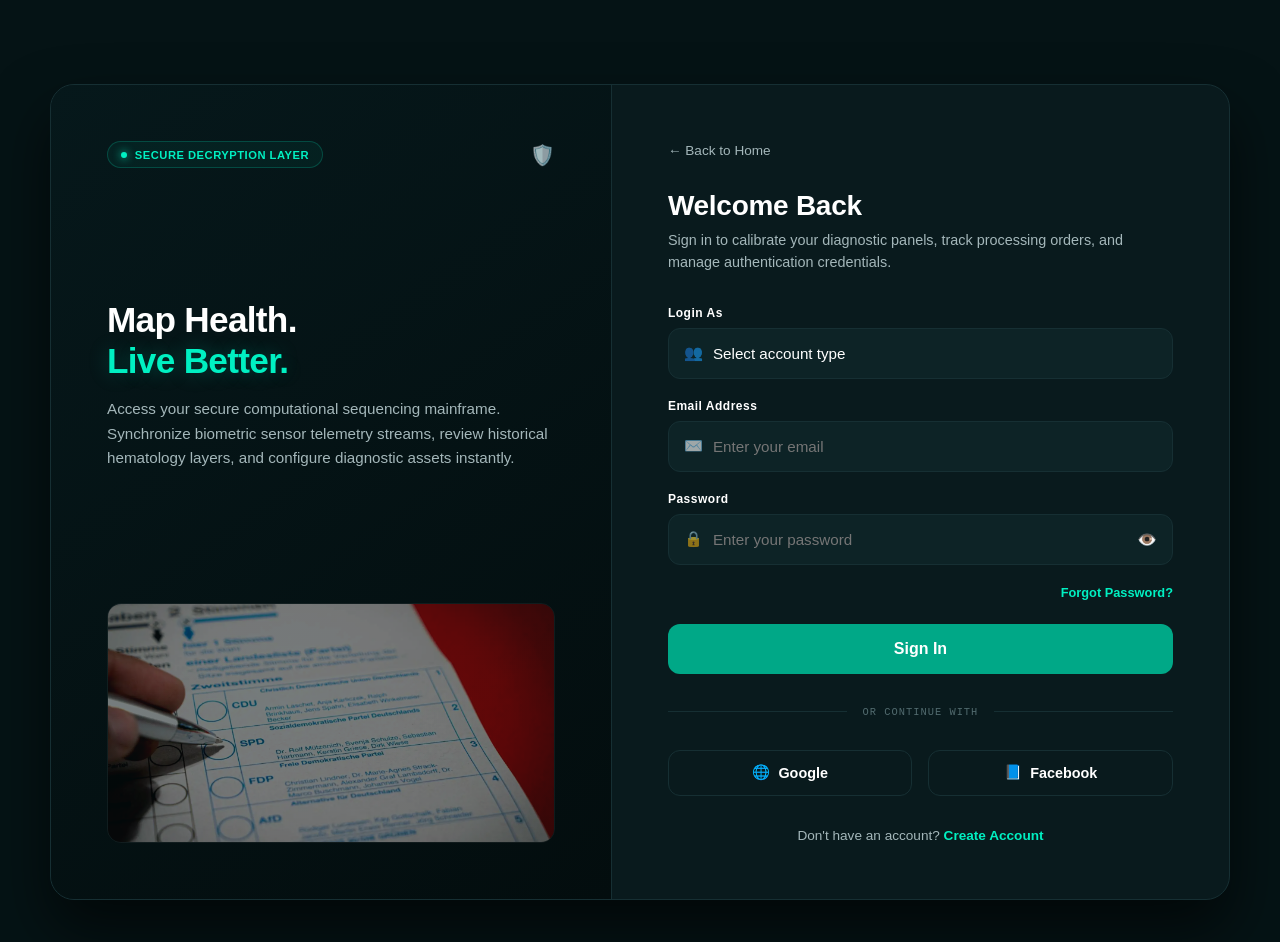
<file: login.html>
<!DOCTYPE html>
<html lang="en">
<head>
  <meta charset="UTF-8">
  <meta name="viewport" content="width=device-width, initial-scale=1.0">
  <title>Clinical Uplink Portal - Login</title>
  <link rel="stylesheet" href="style.css">
</head>
<body>

  <!-- CORE WRAPPER CONTAINER -->
  <main class="portal-main-wrapper">
    <div class="portal-card-layout">
      
      <!-- LEFT DESIGN GRAPHIC FRAME PANEL -->
      <section class="portal-branding-side">
        <div class="brand-top-row">
          <div class="brand-pill-tag">
            <span class="pulse-tracker-dot"></span>
            SECURE DECRYPTION LAYER
          </div>
          <div class="shield-vector-badge">🛡️</div>
        </div>

        <div class="brand-center-content">
          <h1 class="brand-headline">Map Health.<br><span class="neon-teal-text">Live Better.</span></h1>
          <p class="brand-paragraph">
            Access your secure computational sequencing mainframe. Synchronize biometric sensor telemetry streams, review historical hematology layers, and configure diagnostic assets instantly.
          </p>
        </div>

        <div class="brand-media-frame">
          <img src="./assests/hemotology checkup list.webp" alt="Clinical Engineering Control Room Terminal Interface" class="brand-showcase-image">
        </div>
      </section>

      <!-- RIGHT DATA ENTRY FORM PANEL -->
      <section class="portal-form-side">
        <div class="form-scroll-container">
          
          <a href="index.html" class="back-home-link">&larr; Back to Home</a>
          
          <h2 class="form-main-heading">Welcome Back</h2>
          <p class="form-subtext">Sign in to calibrate your diagnostic panels, track processing orders, and manage authentication credentials.</p>

          <form id="portal-login-form" novalidate>
            
            <!-- Select Account Type Role Selector Dropdown -->
            <div class="input-element-block">
              <label class="element-label">Login As</label>
              <div class="interactive-input-container">
                <span class="element-prefix-icon">👥</span>
                <select id="user-role-dropdown" required class="custom-select-element">
                  <option value="" disabled selected hidden>Select account type</option>
                  <option value="client">Client Longevity Panel</option>
                  <option value="partner">Partner Analytics Core</option>
                </select>
              </div>
            </div>

            <!-- Email Text Field Element -->
            <div class="input-element-block">
              <label class="element-label">Email Address</label>
              <div class="interactive-input-container">
                <span class="element-prefix-icon">✉️</span>
                <input type="email" id="portal-user-email" placeholder="Enter your email" autocomplete="off" required>
              </div>
            </div>

            <!-- Password Field Element -->
            <div class="input-element-block">
              <label class="element-label">Password</label>
              <div class="interactive-input-container">
                <span class="element-prefix-icon">🔒</span>
                <input type="password" id="portal-user-password" placeholder="Enter your password" required>
                <button type="button" id="toggle-password-visibility" class="view-hide-btn">👁️</button>
              </div>
            </div>

            <!-- Inline Telemetry Validation Tracking Alert Bar -->
            <div id="portal-status-notifier" class="status-alert-bar hidden-mode">
              <span class="alert-indicator-dot"></span>
              <span id="notifier-text-field">Please fill out all terminal entry fields.</span>
            </div>

            <!-- Recovery Forgot Password Router Link -->
            <div class="forgot-wrapper">
              <a href="404.html" class="forgot-password-link">Forgot Password?</a>
            </div>

            <!-- Submit Portal Button Action -->
            <button type="submit" class="portal-submit-trigger-btn">Sign In</button>

            <!-- Social OAuth Divider Framework -->
            <div class="oauth-divider-block">
              <span class="divider-line"></span>
              <span class="divider-label">OR CONTINUE WITH</span>
              <span class="divider-line"></span>
            </div>

            <!-- Social Uplink Buttons Group Matrix -->
            <div class="oauth-buttons-matrix">
              <a href="404.html" class="oauth-btn">
                <span class="oauth-brand-icon">🌐</span> Google
              </a>
              <a href="404.html" class="oauth-btn">
                <span class="oauth-brand-icon">📘</span> Facebook
              </a>
            </div>

            <!-- Footer Conversion Segment -->
            <p class="portal-register-prompt">
              Don't have an account? <a href="signup.html" class="registration-link">Create Account</a>
            </p>

          </form>

        </div>
      </section>

    </div>
  </main>

 
  <style>
    /* Core Structural Tokens & Theme Variables Alignment */
* {
  box-sizing: border-box;
  margin: 0;
  padding: 0;
}

:root {
  --bg-dark-core: #051315;
  --panel-dark-fill: #091a1d;
  --neon-teal-bright: #00f0c2;
  --border-cyber-teal: #162f33;
  --text-main-bright: #ffffff;
  --text-muted-teal: #a4b7ba;
  --input-box-bg: #0d2326;
  --font-system: -apple-system, BlinkMacSystemFont, 'Segoe UI', Roboto, sans-serif;
}

body {
  background-color: var(--bg-dark-core);
  color: var(--text-main-bright);
  font-family: var(--font-system);
  min-height: 100vh;
  display: flex;
  align-items: center;
  justify-content: center;
}

/* Fullscreen Responsive Adaptive Main Matrix Layout Wrapper */
.portal-main-wrapper {
  width: 100%;
  min-height: 100vh;
  display: flex;
  align-items: center;
  justify-content: center;
  padding: 1rem;
}

@media (min-width: 1024px) {
  .portal-main-wrapper {
    padding: 2.5rem;
  }
}

.portal-card-layout {
  width: 100%;
  max-width: 1180px;
  background-color: var(--panel-dark-fill);
  border: 1px solid var(--border-cyber-teal);
  border-radius: 24px;
  display: grid;
  grid-template-columns: 1fr;
  overflow: hidden;
  box-shadow: 0 30px 60px rgba(0, 0, 0, 0.6);
}

@media (min-width: 992px) {
  .portal-card-layout {
    grid-template-columns: 1fr 1.1fr;
    min-height: 720px;
  }
}

/* LEFT HOVER BRANDING INFORMATION SIDE PANEL */
.portal-branding-side {
  background: linear-gradient(145deg, #06181b 0%, #030d0e 100%);
  padding: 2.5rem;
  display: flex;
  flex-direction: column;
  justify-content: space-between;
  gap: 2.5rem;
  position: relative;
  border-bottom: 1px solid var(--border-cyber-teal);
}

@media (min-width: 992px) {
  .portal-branding-side {
    border-bottom: none;
    border-right: 1px solid var(--border-cyber-teal);
    padding: 3.5rem;
  }
}

.brand-top-row {
  display: flex;
  justify-content: space-between;
  align-items: center;
}

.brand-pill-tag {
  display: inline-flex;
  align-items: center;
  gap: 0.5rem;
  border: 1px solid rgba(0, 240, 194, 0.2);
  background: rgba(0, 240, 194, 0.05);
  padding: 0.4rem 0.8rem;
  border-radius: 9999px;
  font-size: 0.7rem;
  font-weight: 700;
  letter-spacing: 0.5px;
  color: var(--neon-teal-bright);
}

.pulse-tracker-dot {
  width: 6px;
  height: 6px;
  background-color: var(--neon-teal-bright);
  border-radius: 50%;
  box-shadow: 0 0 8px var(--neon-teal-bright);
}

.shield-vector-badge {
  font-size: 1.25rem;
  opacity: 0.8;
}

.brand-center-content {
  display: flex;
  flex-direction: column;
  gap: 1rem;
}

.brand-headline {
  font-size: 2.2rem;
  font-weight: 800;
  line-height: 1.15;
  letter-spacing: -0.02em;
}

.neon-teal-text {
  color: var(--neon-teal-bright);
  text-shadow: 0 0 20px rgba(0, 240, 194, 0.25);
}

.brand-paragraph {
  font-size: 0.95rem;
  line-height: 1.6;
  color: var(--text-muted-teal);
  max-w: 440px;
}

.brand-media-frame {
  width: 100%;
  height: 200px;
  border-radius: 14px;
  overflow: hidden;
  border: 1px solid rgba(255, 255, 255, 0.05);
}

@media (min-width: 992px) {
  .brand-media-frame {
    height: 240px;
  }
}

.brand-showcase-image {
  width: 100%;
  height: 100%;
  object-fit: cover;
  opacity: 0.5;
  filter: contrast(1.1) brightness(0.9);
}

/* RIGHT USER INTERACTION FORM SIDE PANEL */
.portal-form-side {
  padding: 2.5rem;
  display: flex;
  align-items: center;
}

@media (min-width: 992px) {
  .portal-form-side {
    padding: 3.5rem;
  }
}

.form-scroll-container {
  width: 100%;
}

.back-home-link {
  display: inline-block;
  font-size: 0.85rem;
  color: var(--text-muted-teal);
  text-decoration: none;
  margin-bottom: 2rem;
  transition: color 0.2s ease;
}

.back-home-link:hover {
  color: var(--neon-teal-bright);
}

.form-main-heading {
  font-size: 1.75rem;
  font-weight: 800;
  margin-bottom: 0.5rem;
  letter-spacing: -0.01em;
}

.form-subtext {
  font-size: 0.9rem;
  line-height: 1.5;
  color: var(--text-muted-teal);
  margin-bottom: 2rem;
}

/* Form Input Control Arrays Components */
.input-element-block {
  display: flex;
  flex-direction: column;
  gap: 0.5rem;
  margin-bottom: 1.25rem;
}

.element-label {
  font-size: 0.75rem;
  font-weight: 700;
  color: var(--text-main-bright);
  letter-spacing: 0.5px;
}

.interactive-input-container {
  position: relative;
  display: flex;
  align-items: center;
}

.element-prefix-icon {
  position: absolute;
  left: 1rem;
  font-size: 0.95rem;
  pointer-events: none;
  opacity: 0.6;
}

.interactive-input-container input,
.custom-select-element {
  width: 100%;
  background-color: var(--input-box-bg);
  border: 1px solid var(--border-cyber-teal);
  border-radius: 12px;
  padding: 1rem 1rem 1rem 2.75rem;
  color: var(--text-main-bright);
  font-size: 0.95rem;
  font-family: var(--font-system);
  appearance: none; /* Strip native dropdown layouts formatting styling */
  -webkit-appearance: none;
  transition: all 0.3s ease;
}

.interactive-input-container input:focus,
.custom-select-element:focus {
  outline: none;
  border-color: var(--neon-teal-bright);
  box-shadow: 0 0 12px rgba(0, 240, 194, 0.15);
}

/* Password and Select Tweaks */
.view-hide-btn {
  position: absolute;
  right: 1rem;
  background: none;
  border: none;
  color: var(--text-muted-teal);
  cursor: pointer;
  font-size: 1rem;
}

.custom-select-element {
  cursor: pointer;
  background-image: url("data:image/svg+xml;utf8,<svg xmlns='http://w3.org' width='24' height='24' viewBox='0 0 24 24' fill='none' stroke='%23a4b7ba' stroke-width='2' stroke-linecap='round' stroke-linejoin='round'><polyline points='6 9 12 15 18 9'></polyline></svg>");
  background-repeat: no-repeat;
  background-position: right 1rem center;
  background-size: 1.2rem;
}

/* State Notification Tracker Error Display layout bars */
.status-alert-bar {
  background-color: rgba(239, 68, 68, 0.08);
  color: #ff6b6b;
  border: 1px solid rgba(239, 68, 68, 0.25);
  border-radius: 8px;
  padding: 0.85rem 1rem;
  font-size: 0.85rem;
  font-weight: 600;
  display: flex;
  align-items: center;
  gap: 0.5rem;
  margin-top: 1rem;
}

.alert-indicator-dot {
  width: 6px;
  height: 6px;
  background-color: #ff6b6b;
  border-radius: 50%;
  box-shadow: 0 0 8px #ff6b6b;
}

.hidden-mode {
  display: none !important;
}

.forgot-wrapper {
  display: flex;
  justify-content: flex-end;
  margin: 1rem 0 1.5rem 0;
}

.forgot-password-link {
  font-size: 0.8rem;
  font-weight: 600;
  color: var(--neon-teal-bright);
  text-decoration: none;
}

/* Form Action Submission Buttons */
.portal-submit-trigger-btn {
  width: 100%;
  background-color: #00a887;
  color: var(--text-main-bright);
  border: none;
  padding: 1rem;
  font-size: 1rem;
  font-weight: 700;
  border-radius: 12px;
  cursor: pointer;
  transition: all 0.3s ease;
}

.portal-submit-trigger-btn:hover {
  background-color: var(--neon-teal-bright);
  color: var(--bg-dark-core);
  box-shadow: 0 0 20px rgba(0, 240, 194, 0.3);
}

/* OAuth Matrix Layout blocks */
.oauth-divider-block {
  display: flex;
  align-items: center;
  gap: 1rem;
  margin: 2rem 0;
}

.divider-line {
  flex: 1;
  height: 1px;
  background-color: var(--border-cyber-teal);
}

.divider-label {
  font-family: monospace;
  font-size: 0.65rem;
  letter-spacing: 1px;
  color: #526b6f;
}

.oauth-buttons-matrix {
  display: grid;
  grid-template-columns: 1fr 1fr;
  gap: 1rem;
  margin-bottom: 2rem;
}

.oauth-btn {
  background: transparent;
  border: 1px solid var(--border-cyber-teal);
  border-radius: 12px;
  padding: 0.85rem;
  color: var(--text-main-bright);
  font-size: 0.9rem;
  font-weight: 600;
  text-decoration: none;
  display: flex;
  align-items: center;
  justify-content: center;
  gap: 0.5rem;
  transition: all 0.2s ease;
}

.oauth-btn:hover {
  border-color: rgba(255, 255, 255, 0.2);
  background-color: rgba(255, 255, 255, 0.02);
}

/* Footer elements prompts toggles */
.portal-register-prompt {
  text-align: center;
  font-size: 0.85rem;
  color: var(--text-muted-teal);
}

.registration-link {
  color: var(--neon-teal-bright);
  text-decoration: none;
  font-weight: 600;
}

  </style>

  <script>
    document.addEventListener("DOMContentLoaded", () => {
  const loginForm = document.getElementById("portal-login-form");
  const roleDropdown = document.getElementById("user-role-dropdown");
  const emailInput = document.getElementById("portal-user-email");
  const passwordInput = document.getElementById("portal-user-password");
  const statusNotifier = document.getElementById("portal-status-notifier");
  const notifierText = document.getElementById("notifier-text-field");
  const togglePasswordBtn = document.getElementById("toggle-password-visibility");

  // Toggle Password Hidden Field Visibility State Masking
  togglePasswordBtn.addEventListener("click", () => {
    if (passwordInput.type === "password") {
      passwordInput.type = "text";
      togglePasswordBtn.textContent = "🙈";
    } else {
      passwordInput.type = "password";
      togglePasswordBtn.textContent = "👁️";
    }
  });

  // Main Form Event Submission Lifecycle Execution Thread
  loginForm.addEventListener("submit", (event) => {
    event.preventDefault();

    const selectedRole = roleDropdown.value;
    const emailValue = emailInput.value.trim();
    const passwordValue = passwordInput.value;

    // 1. Mandatory Fields Validation Checking Loop
    if (!selectedRole || !emailValue || !passwordValue) {
      statusNotifier.classList.remove("hidden-mode");
      notifierText.textContent = "Please fill out all terminal entry fields.";
      return;
    }

    // 2. Email Structural Pattern Integrity Validation Check
    const emailPattern = /^[^\s@]+@[^\s@]+\.[^\s@]+$/;
    if (!emailPattern.test(emailValue)) {
      statusNotifier.classList.remove("hidden-mode");
      notifierText.textContent = "Invalid terminal network trace: Please declare a standard email layout.";
      return;
    }

    // Hide status bars if everything checks out initially
    statusNotifier.classList.add("hidden-mode");

    // 3. Local Storage Pipeline Data Cache Write Operations
    // Persist identity metadata tokens across browser page loads
    localStorage.setItem("authenticatedUserEmail", emailValue);
    localStorage.setItem("authenticatedUserRole", selectedRole);

    // 4. Role-based Conditional Dashboard Routing Engine Link
    if (selectedRole === "partner") {
      window.location.href = "partner-dashboard.html";
    } else if (selectedRole === "client") {
      window.location.href = "client-dashboard.html";
    }
  });
});

  </script>
</body>
</html>
</file>
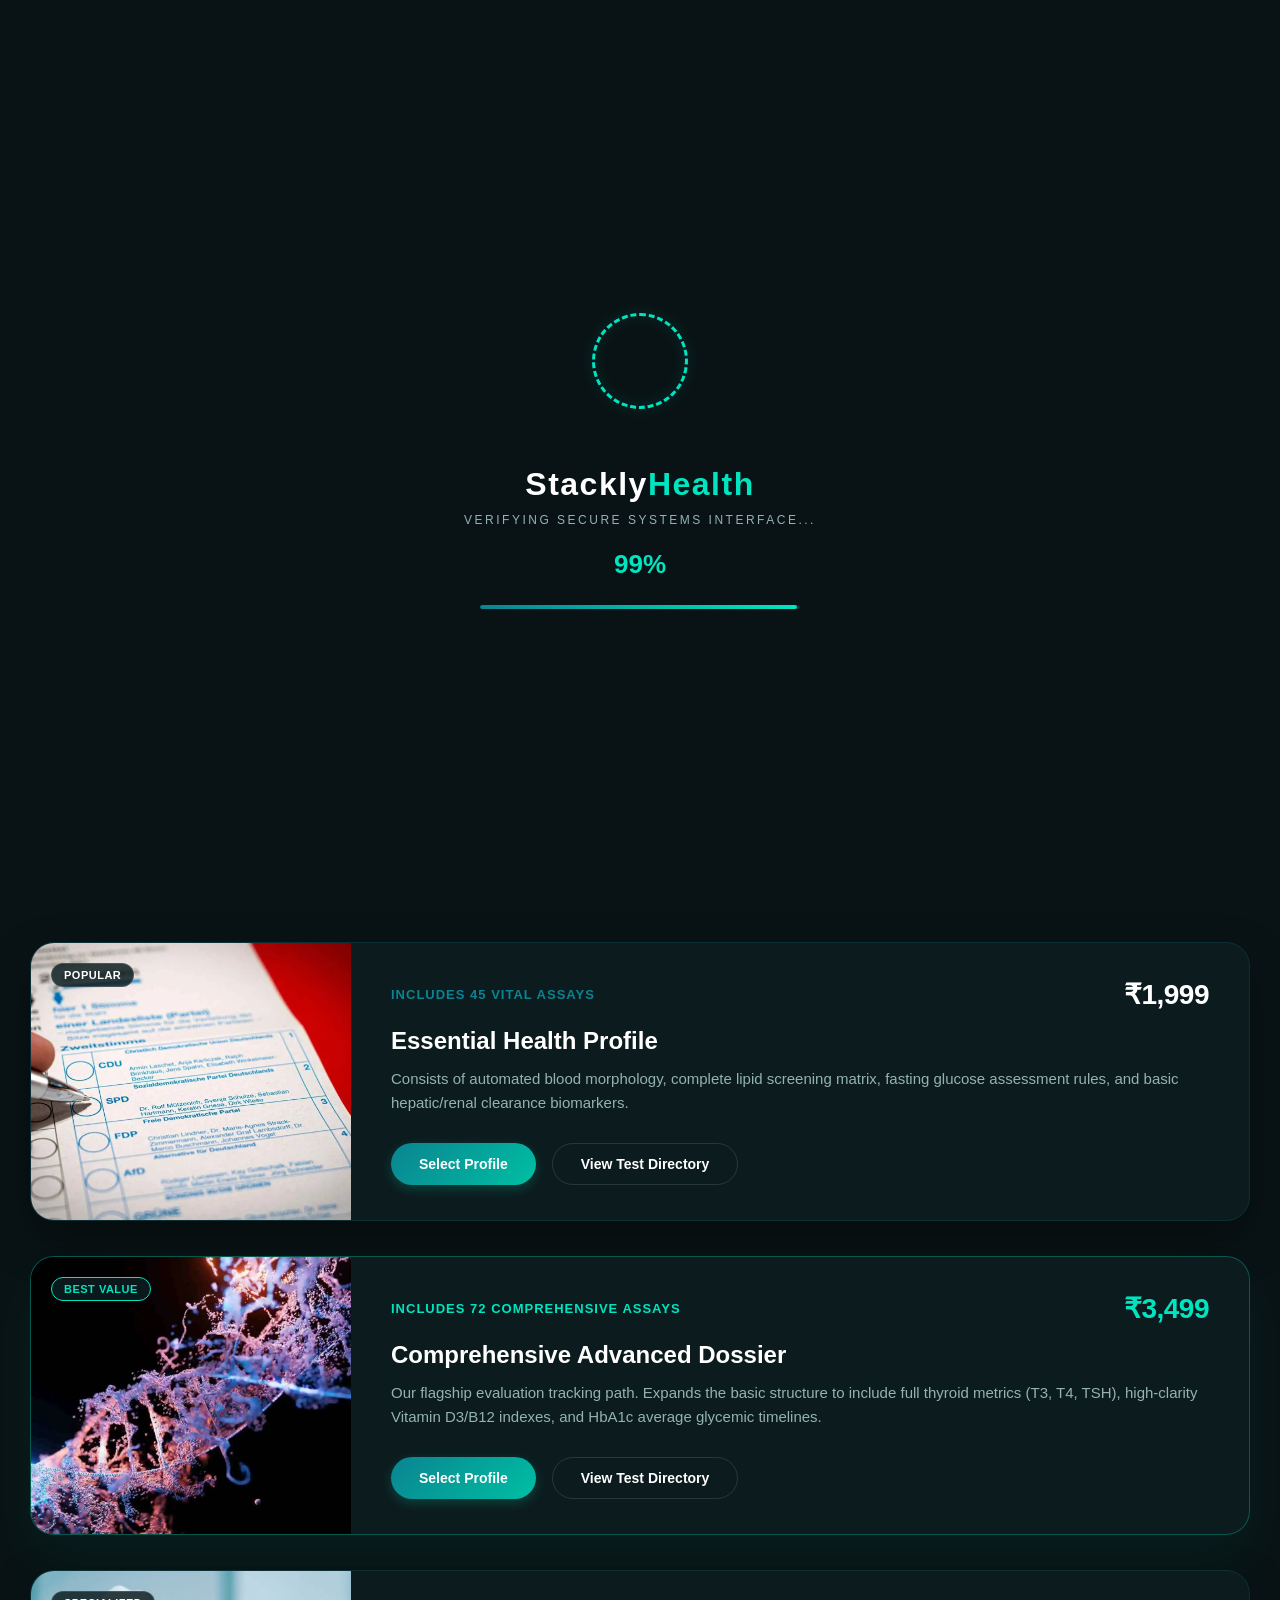
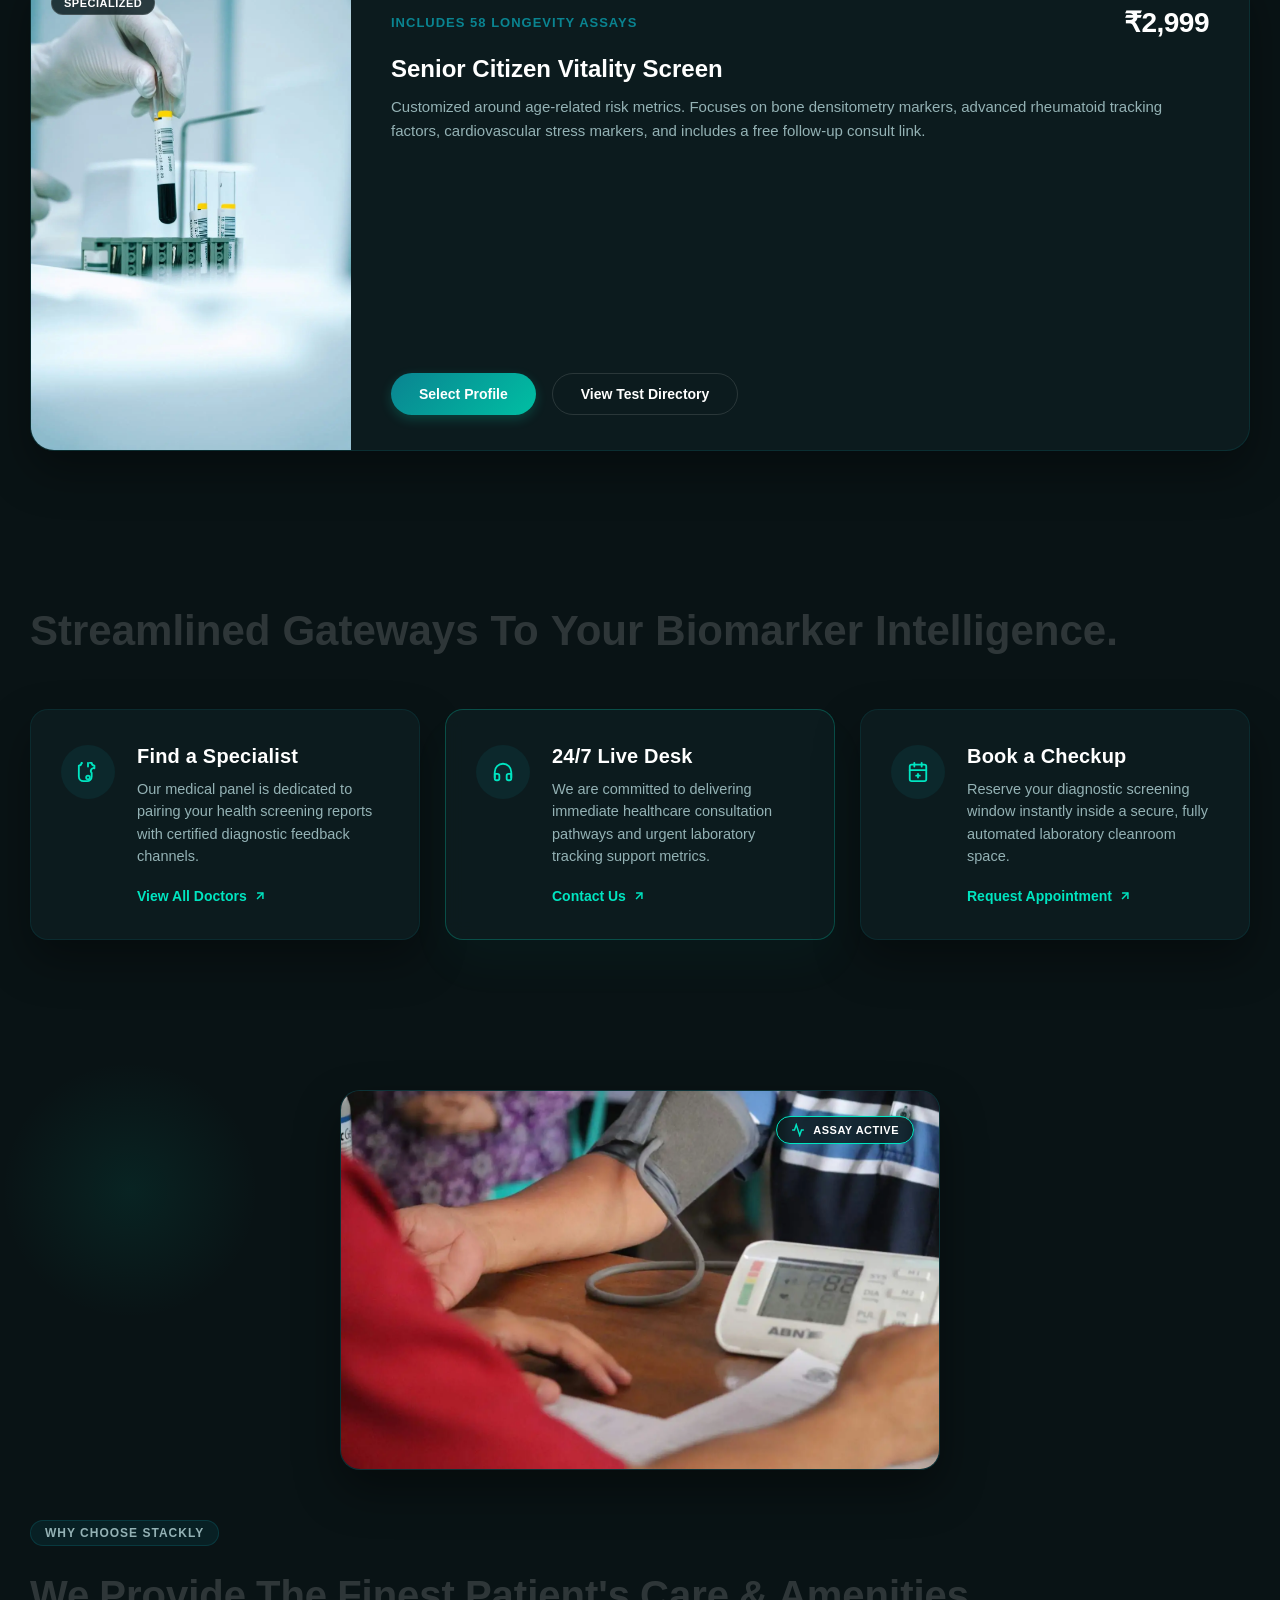
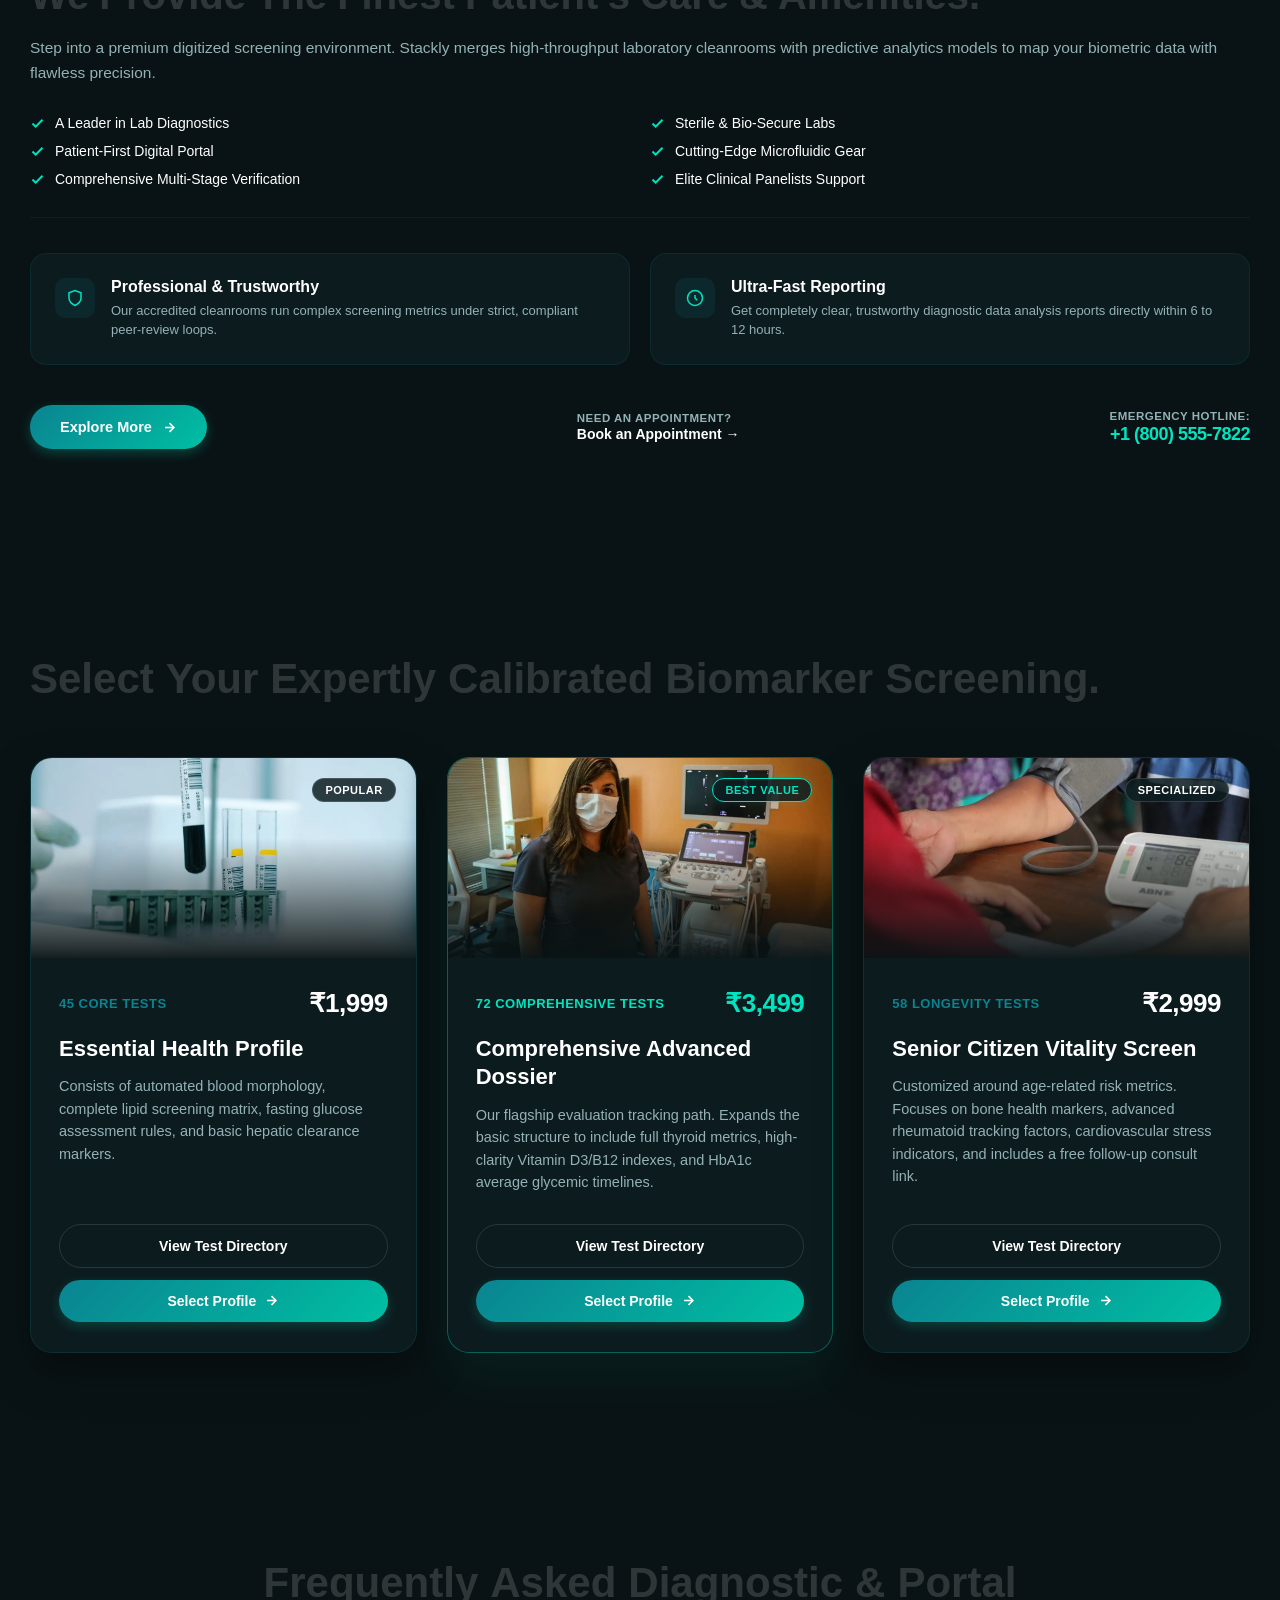
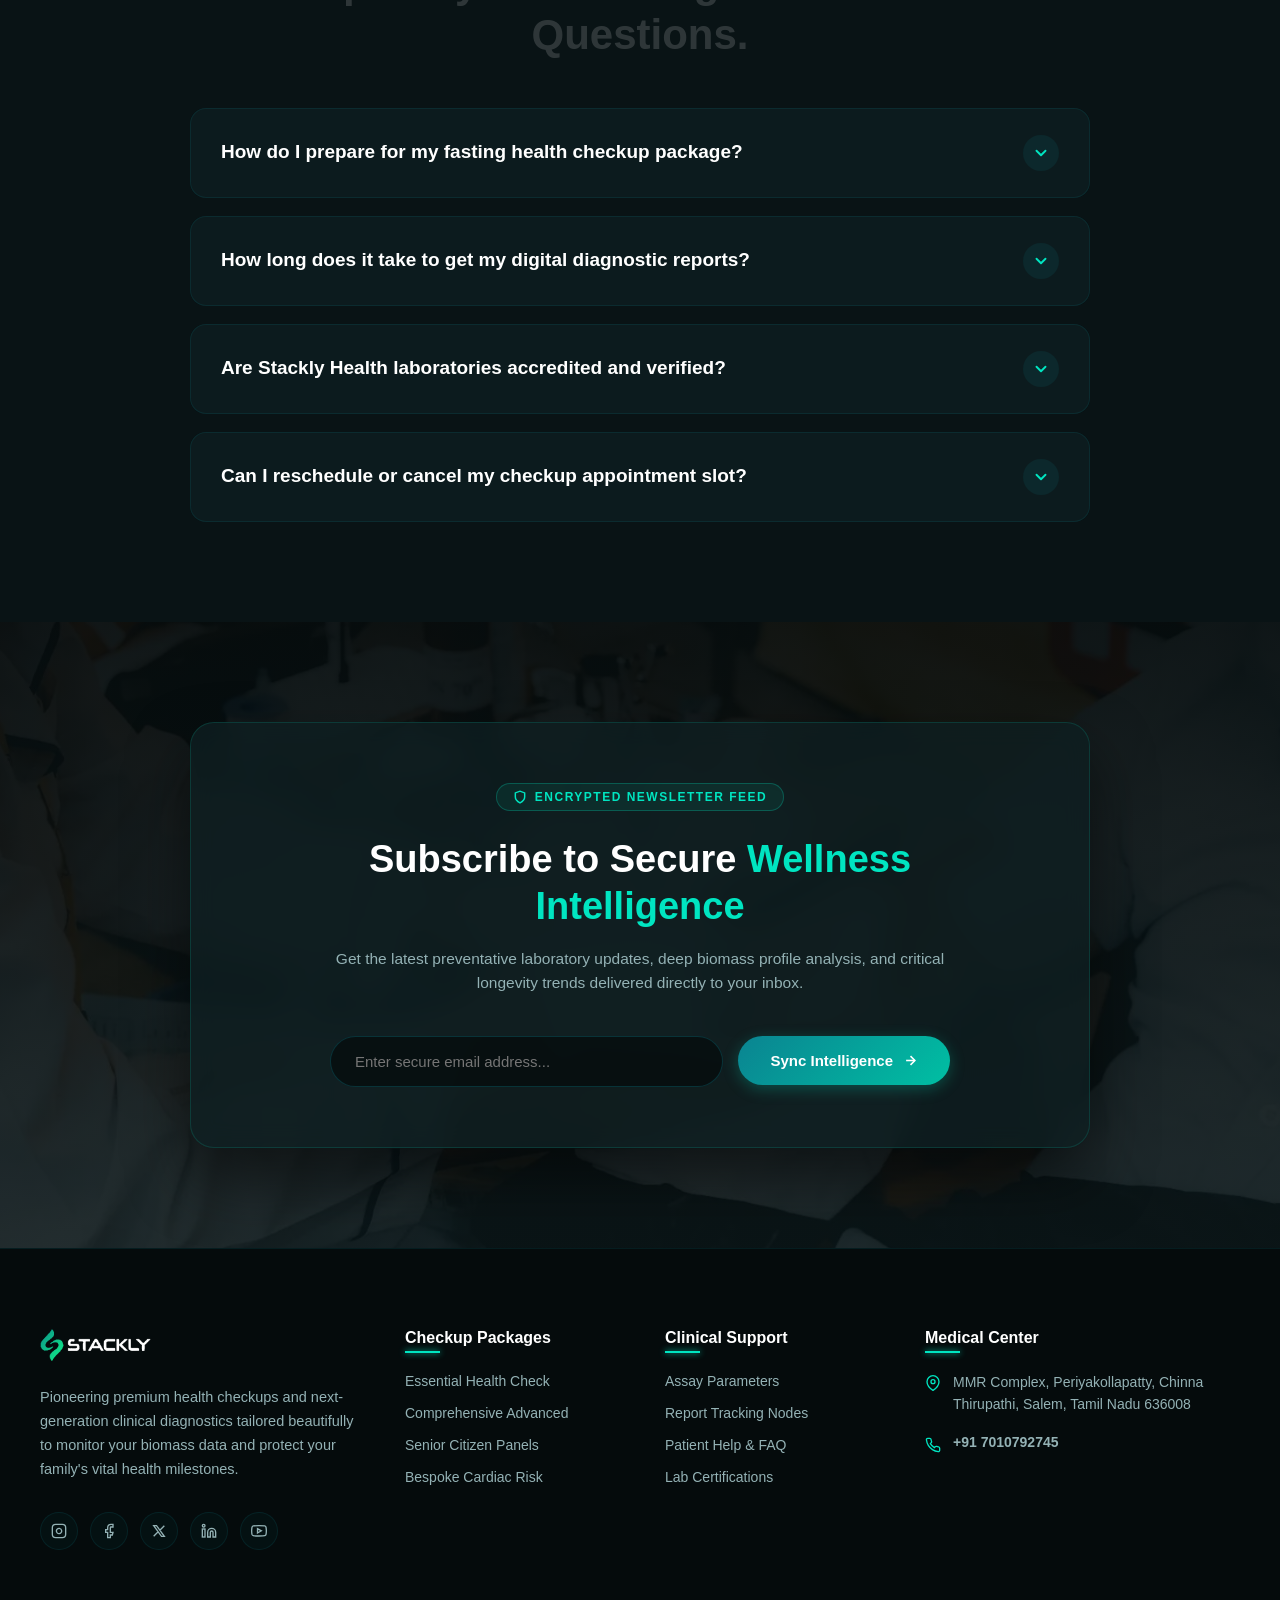
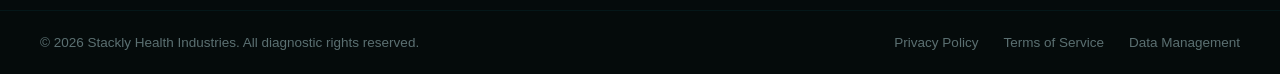
<file: packages.html>
<!DOCTYPE html>
<html lang="en">
<head>
    <meta charset="UTF-8">
    <meta name="viewport" content="width=device-width, initial-scale=1.0">
    <title>Stackly Health - Initializing Diagnostics</title>
    <!-- Font Awesome for clean clinical vector icons -->
    <link rel="stylesheet" href="https://cloudflare.com">
    <link rel="stylesheet" href="style.css">
</head>
<body>

    <!-- Absolute Preloader Component Overlay -->
    <div class="preloader-overlay" id="preloaderPortal">
        
        <!-- Vector Radar Scanner Grid -->
        <div class="scanner-matrix">
            <div class="pulse-aura"></div>
            <div class="pulse-aura delay-pulse"></div>
            <div class="rotating-grid"></div>
            <div class="vector-target" id="statusIcon">
                <i class="fa-solid fa-heart-pulse"></i>
            </div>
        </div>

        <!-- Typography Cluster -->
        <h1 class="brand-title">Stackly<span>Health</span></h1>
        <div class="status-microtext" id="statusString">Calibrating system metrics...</div>
        
        <!-- Tabular Metrics Count -->
        <div class="metric-counter"><span id="liveCounter">0</span>%</div>
        
        <!-- Progress Bar Track -->
        <div class="loading-track-wrapper">
            <div class="loading-fill-bar" id="liveProgressBar"></div>
        </div>
    </div>

  <script>
    document.addEventListener("DOMContentLoaded", () => {
    const liveCounter = document.getElementById("liveCounter");
    const liveProgressBar = document.getElementById("liveProgressBar");
    const statusString = document.getElementById("statusString");
    const statusIcon = document.getElementById("statusIcon");
    const preloaderPortal = document.getElementById("preloaderPortal");

    const totalDuration = 2000; // Perfect 2-second timing lifecycle
    const refreshTickRate = 20; 
    const totalSteps = totalDuration / refreshTickRate; 
    
    let currentStep = 0;

    const loadingProgressInterval = setInterval(() => {
        currentStep++;
        let completionPercentage = Math.floor((currentStep / totalSteps) * 100);

        if (completionPercentage >= 100) {
            completionPercentage = 100;
            clearInterval(loadingProgressInterval);

            // Set final finished confirmation states visually
            statusIcon.innerHTML = `<i class="fa-solid fa-circle-check" style="color: var(--neon-emerald)"></i>`;
            statusString.innerText = "Access Granted";
            liveCounter.innerText = "100";
            liveProgressBar.style.width = "100%";

            // Optional fade exit trigger action after full execution load
            setTimeout(() => {
                preloaderPortal.classList.add("terminate-flow");
            }, 300);
        } else {
            liveCounter.innerText = completionPercentage;
            liveProgressBar.style.width = completionPercentage + "%";

            // Stage shifting message arrays cleanly inside runtime parameters
            if (completionPercentage === 35) {
                statusString.innerText = "Synchronizing diagnostic pipelines...";
            } else if (completionPercentage === 70) {
                statusString.innerText = "Verifying secure systems interface...";
            }
        }
    }, refreshTickRate);
});

  </script>

  <!-- Continuous Infinite Top Bar Carousel Component -->
<div class="top-carousel-bar">
    <div class="carousel-infinite-wrapper">
        
        <!-- Primary Content Group Track -->
        <div class="carousel-track">
            <div class="carousel-item">
                <i class="fa-solid fa-phone-flip phone-ringer"></i> 
                Emergency Desk: <a href="tel:+18005557822" class="call-link">+1 (800) 555-STACK</a>
            </div>
            <div class="carousel-item">
                <i class="fa-solid fa-calendar-check"></i> 
                Appointment Timings: <span class="highlight-text">Mon - Sat: 8:00 AM - 8:00 PM</span>
            </div>
            <div class="carousel-item">
                <i class="fa-solid fa-circle-nodes"></i> 
                Booking Status: <span id="realtimeStatus" class="status-badge checking">Verifying...</span>
            </div>
            <div class="carousel-item">
                <i class="fa-solid fa-file-waveform"></i> 
                OPD Schedule: <span class="highlight-text">Online Bookings Open 24/7</span>
            </div>
        </div>
        
        <!-- Duplicate Clone Track (Essential for infinite seamless visual loop) -->
        <div class="carousel-track" aria-hidden="true">
            <div class="carousel-item">
                <i class="fa-solid fa-phone-flip phone-ringer"></i> 
                Emergency Desk: <a href="tel:+18005557822" class="call-link">+1 (800) 555-STACK</a>
            </div>
            <div class="carousel-item">
                <i class="fa-solid fa-calendar-check"></i> 
                Appointment Timings: <span class="highlight-text">Mon - Sat: 8:00 AM - 8:00 PM</span>
            </div>
            <div class="carousel-item">
                <i class="fa-solid fa-circle-nodes"></i> 
                Booking Status: <span id="realtimeStatusClone" class="status-badge checking">Verifying...</span>
            </div>
            <div class="carousel-item">
                <i class="fa-solid fa-file-waveform"></i> 
                OPD Schedule: <span class="highlight-text">Online Bookings Open 24/7</span>
            </div>
        </div>

    </div>
</div>

<script>
    document.addEventListener("DOMContentLoaded", () => {
    
    function updateLiveAppointmentStatus() {
        const badgeElements = [
            document.getElementById("realtimeStatus"),
            document.getElementById("realtimeStatusClone")
        ];
        
        const systemTime = new Date();
        const activeDay = systemTime.getDay();   // 0 = Sunday, 1 = Monday ... 6 = Saturday
        const activeHour = systemTime.getHours(); // 24-hour clock index tracker format

        // Operational Rules Setup: Monday (1) through Saturday (6), from 8:00 AM to 8:00 PM (Hour 20)
        const isWorkingDay = activeDay >= 1 && activeDay <= 6;
        const isWorkingHour = activeHour >= 8 && activeHour < 20;

        badgeElements.forEach(badge => {
            if (!badge) return;
            
            if (isWorkingDay && isWorkingHour) {
                badge.textContent = "Open Now";
                badge.className = "status-badge open";
            } else {
                badge.textContent = "Closed";
                badge.className = "status-badge closed";
            }
        });
    }

    // Call state mapping routine immediately on runtime instantiation
    updateLiveAppointmentStatus();

    // Check system time parameters every 30 seconds to support active updates
    setInterval(updateLiveAppointmentStatus, 30000);
});

</script>

<!-- Main Header Portal Navigation Section -->
<header class="main-header-navbar">
    <div class="nav-container-wrapper">
        
        <!-- Brand Logo Element Frame (Refresh trigger enabled) -->
        <div class="brand-logo-frame" onclick="refreshPagePortal()" role="button" aria-label="Stackly Home & Refresh">
            <img src="./assests/health checkup logo.webp" alt="Stackly Health Logo" class="logo-asset">
            
        </div>

        <!-- Desktop Screen Center Aligned Menu List Navigation -->
        <nav class="center-navigation-menu">
            <ul class="nav-link-list">
                <li><a href="index.html" class="nav-menu-item " onclick="setActiveLink(this)">Home</a></li>
                <li><a href="packages.html" class="nav-menu-item active" onclick="setActiveLink(this)">Checkup Packages</a></li>
                <li><a href="specialties.html" class="nav-menu-item" onclick="setActiveLink(this)">Specialties</a></li>
                <li><a href="about.html" class="nav-menu-item" onclick="setActiveLink(this)">About Us</a></li>
                <li><a href="contact.html" class="nav-menu-item" onclick="setActiveLink(this)">Contact Portal</a></li>
            </ul>
        </nav>

        <!-- Right Side Corner Authentication Anchor Action Block -->
        <div class="right-auth-corner">
            <button class="btn-auth-portal" onclick="window.location.href='login.html'">
    <i class="fa-solid fa-user-shield"></i> Patient Login
</button>
        </div>

        <!-- Interactive Mobile Hamburger Grid Vector Activation Node -->
        <button class="mobile-hamburger-trigger" id="hamburgerMenuNode" aria-label="Toggle Portal Menu">
            <span class="hamburger-bar"></span>
            <span class="hamburger-bar"></span>
            <span class="hamburger-bar"></span>
        </button>

    </div>
</header>

<!-- Global Blurring Overlay Matrix Cover for Mobile Airflow Layer Drawer Display -->
<div class="portal-blur-backdrop" id="drawerBlurOverlay"></div>

<script>
    document.addEventListener("DOMContentLoaded", () => {
    const hamburgerMenuNode = document.getElementById("hamburgerMenuNode");
    const drawerBlurOverlay = document.getElementById("drawerBlurOverlay");
    
    // --- 1. Toggle Mobile Menu Drawer & Background Blur Overlay ---
    if (hamburgerMenuNode && drawerBlurOverlay) {
        const toggleMobileNavigation = () => {
            document.body.classList.toggle("mobile-nav-expanded");
            
            // Toggle screen scroll-lock to prevent underlying background leaks
            if (document.body.classList.contains("mobile-nav-expanded")) {
                document.body.style.overflow = "hidden";
            } else {
                document.body.style.overflow = "auto";
            }
        };

        // Attach action events to both trigger nodes
        hamburgerMenuNode.addEventListener("click", toggleMobileNavigation);
        drawerBlurOverlay.addEventListener("click", toggleMobileNavigation);
    }
});

// --- 2. Dynamic Menu Active Status State Tracker Function ---
function setActiveLink(clickedElement) {
    // Remove active styles from all structural links across layout tree
    const menuItems = document.querySelectorAll(".nav-menu-item");
    menuItems.forEach(item => item.classList.remove("active"));
    
    // Apply highlight active styling to current node path item context
    clickedElement.classList.add("active");

    // Auto-dismiss open mobile navigation drawers smoothly on selection click actions
    if (document.body.classList.contains("mobile-nav-expanded")) {
        document.body.classList.remove("mobile-nav-expanded");
        document.body.style.overflow = "auto";
    }
}

// --- 3. Core Brand Image Click Refresh Action Routine ---
function refreshPagePortal() {
    window.location.reload(); // Instantly triggers an active refresh on current page viewport context
}

// --- 4. Placeholder for Authorization Actions ---
function triggerAuthFlow() {
    alert("Redirecting securely to Stackly Patient Identity & Records Portal...");
}

</script>


<!-- High-End Clinical Packages Header Core -->
<section class="stackly-packages-hero-arena" id="packages-top">
    
    <!-- Background Widescreen Asset Underlay -->
    <div class="packages-hero-ambient-layer">
        <img src="./assests/checkup.webp" alt="Stackly Automated Laboratory Core" class="packages-hero-bg-img">
        <div class="packages-hero-dark-shield"></div>
    </div>

    <!-- Active Grid Layout Wrapper Container -->
    <div class="packages-hero-arena-wrapper">
        
        <!-- Left Wing: Core Content Narrative System -->
        <div class="packages-hero-narrative">
            <div class="packages-upper-pill-tag">
                <svg viewBox="0 0 24 24" fill="none" stroke="currentColor" stroke-width="2.5" class="svg-pill-asset"><path d="M12 22s8-4 8-10V5l-8-3-8 3v7c0 6 8 10 8 10z"></path></svg>
                Accredited Biomarker Profiles
            </div>

            <!-- Fixed Radiant White Headline -->
            <h2 class="radiant-white-packages-title">
                Precision Laboratory Screening Packages Tailored For <span class="accent-neon">Longevity.</span>
            </h2>

            <p class="packages-hero-supporting-copy">
                Explore our diagnostic configurations. Stackly converges automated blood morphology arrays, metabolic microfluidic metrics, and custom cellular risk calculators into clear, actionable health tracking dossiers.
            </p>

            <div class="packages-hero-actions-group">
               <button class="btn-packages-hero-primary" onclick="window.location.href='404.html'">
    Configure Custom Package
    <svg viewBox="0 0 24 24" fill="none" stroke="currentColor" stroke-width="2.5" class="svg-btn-arrow">
        <line x1="5" y1="12" x2="19" y2="12"></line>
        <polyline points="12 5 19 12 12 19"></polyline>
    </svg>
</button>
               <button class="btn-packages-hero-secondary" onclick="window.location.href='404.html'">
    Check Insurance Coverage
</button>
            </div>
        </div>

        <!-- Right Wing: Floating Asymmetric Diagnostic Console -->
        <div class="packages-hero-visual-matrix">
            <div class="matrix-ambient-glow"></div>
            
            <div class="glass-diagnostic-badge-stack">
                <!-- Node 1 -->
                <div class="diagnostic-badge-item item-stagger-1">
                    <div class="item-icon-nest nest-teal">
                        <svg viewBox="0 0 24 24" fill="none" stroke="currentColor" stroke-width="2"><polyline points="22 12 18 12 15 21 9 3 6 12 2 12"></polyline></svg>
                    </div>
                    <div class="item-text-nest">
                        <h5>Hematology Array</h5>
                        <p>Complete CBC & Morphology</p>
                    </div>
                </div>

                <!-- Node 2 -->
                <div class="diagnostic-badge-item item-stagger-2">
                    <div class="item-icon-nest nest-emerald">
                        <svg viewBox="0 0 24 24" fill="none" stroke="currentColor" stroke-width="2"><path d="M12 2v20M17 5H9.5a3.5 3.5 0 0 0 0 7h5a3.5 3.5 0 0 1 0 7H6"></path></svg>
                    </div>
                    <div class="item-text-nest">
                        <h5>Metabolic Index</h5>
                        <p>HbA1c & Fasting Glucose</p>
                    </div>
                </div>

                <!-- Node 3 -->
                <div class="diagnostic-badge-item item-stagger-3">
                    <div class="item-icon-nest nest-cyan">
                        <svg viewBox="0 0 24 24" fill="none" stroke="currentColor" stroke-width="2"><path d="M22 12h-4l-3 9L9 3l-3 9H2"></path></svg>
                    </div>
                    <div class="item-text-nest">
                        <h5>Cardio Profile</h5>
                        <p>Lipid Screening Matrix</p>
                    </div>
                </div>
            </div>

        </div>

    </div>
</section>

<style>
    :root {
    --bg-clinical-dark: #091315;
    --card-glass: rgba(14, 30, 33, 0.7);
    --neon-emerald: #00e5c1;
    --clinical-teal: #0a8491;
    --text-pure: #ffffff;
    --text-dimmed: #94b2b5;
}

/* Master Hero Arena Section Viewport Box */
.stackly-packages-hero-arena {
    position: relative;
    width: 100%;
    background-color: var(--bg-clinical-dark);
    min-height: calc(80vh - 114px);
    height: auto;
    overflow: hidden;
    font-family: 'Segoe UI', Tahoma, Geneva, Verdana, sans-serif;
    display: flex;
    align-items: center;
    padding-top: 100px;
}

/* Background Systems Layer */
.packages-hero-ambient-layer {
    position: absolute;
    top: 0;
    left: 0;
    width: 100%;
    height: 100%;
    z-index: 1;
}

.packages-hero-bg-img {
    width: 100%;
    height: 100%;
    object-fit: cover;
    display: block;
}

.packages-hero-dark-shield {
    position: absolute;
    top: 0;
    left: 0;
    width: 100%;
    height: 100%;
    background: linear-gradient(135deg, rgba(9, 19, 21, 0.96) 0%, rgba(9, 19, 21, 0.88) 50%, rgba(5, 11, 12, 0.98) 100%);
    z-index: 2;
}

/* Outer layout capsule framework grid */
.packages-hero-arena-wrapper {
    position: relative;
    width: 100%;
    max-width: 1400px;
    margin: 0 auto;
    padding: 80px 40px;
    z-index: 3;
    display: grid;
    grid-template-columns: 1.2fr 0.8fr;
    gap: 60px;
    align-items: center;
}

/* Left Content Stack Layout Rules */
.packages-hero-narrative {
    display: flex;
    flex-direction: column;
    align-items: flex-start;
}

.packages-upper-pill-tag {
    display: inline-flex;
    align-items: center;
    gap: 8px;
    background: rgba(0, 229, 193, 0.08);
    border: 1px solid rgba(0, 229, 193, 0.25);
    color: var(--neon-emerald);
    padding: 6px 16px;
    border-radius: 30px;
    font-size: 13px;
    font-weight: 700;
    text-transform: uppercase;
    letter-spacing: 1px;
    margin-bottom: 25px;
}

.svg-pill-asset { width: 14px; height: 14px; }

/* --- Fixed: Title is now locked to pure vibrant white instantly on load --- */
.radiant-white-packages-title {
    font-size: 52px;
    font-weight: 800;
    color: #ffffff; /* Explicit pure high-clarity white override code */
    line-height: 1.15;
    margin-bottom: 25px;
    letter-spacing: -0.5px;
}

.radiant-white-packages-title .accent-neon {
    color: var(--neon-emerald);
    text-shadow: 0 0 20px rgba(0, 229, 193, 0.25);
}

/* Paragraph and supporting copy rules */
.packages-hero-supporting-copy {
    color: var(--text-dimmed);
    font-size: 16.5px;
    line-height: 1.65;
    margin-bottom: 40px;
    max-width: 680px;
    transition: color 0.3s ease;
}

.packages-hero-arena-wrapper:hover .packages-hero-supporting-copy {
    color: #ffffff;
}

/* Interaction Call-To-Action Button Matrix */
.packages-hero-actions-group {
    display: flex;
    gap: 20px;
    flex-wrap: wrap;
}

.btn-packages-hero-primary {
    background: linear-gradient(135deg, var(--clinical-teal), #00bfa3);
    color: var(--text-pure);
    border: none;
    padding: 15px 32px;
    font-size: 15px;
    font-weight: 700;
    border-radius: 30px;
    cursor: pointer;
    display: inline-flex;
    align-items: center;
    gap: 10px;
    box-shadow: 0 4px 15px rgba(0, 229, 193, 0.25);
    transition: all 0.3s cubic-bezier(0.25, 1, 0.5, 1);
}

.btn-packages-hero-primary:hover {
    transform: translateY(-2px);
    box-shadow: 0 8px 25px rgba(0, 229, 193, 0.45);
}

.svg-btn-arrow { width: 15px; height: 15px; transition: transform 0.3s ease; }
.btn-packages-hero-primary:hover .svg-btn-arrow { transform: translateX(4px); }

.btn-packages-hero-secondary {
    background: transparent;
    color: var(--text-pure);
    border: 1px solid rgba(255, 255, 255, 0.15);
    padding: 14px 32px;
    font-size: 15px;
    font-weight: 600;
    border-radius: 30px;
    cursor: pointer;
    transition: all 0.3s ease;
}

.btn-packages-hero-secondary:hover {
    background: rgba(255, 255, 255, 0.05);
    border-color: #ffffff;
    transform: translateY(-2px);
}

/* --- Right Wing: Glassmorphic Floating Diagnostic Stack --- */
.packages-hero-visual-matrix {
    position: relative;
    width: 100%;
    display: flex;
    justify-content: flex-end;
}

.matrix-ambient-glow {
    position: absolute;
    width: 300px;
    height: 300px;
    background: radial-gradient(circle, rgba(0, 229, 193, 0.1) 0%, transparent 70%);
    top: -50px;
    right: -50px;
    pointer-events: none;
}

.glass-diagnostic-badge-stack {
    display: flex;
    flex-direction: column;
    gap: 16px;
    width: 100%;
    max-width: 340px;
}

.diagnostic-badge-item {
    background: var(--card-glass);
    border: 1px solid rgba(10, 132, 145, 0.2);
    padding: 18px 24px;
    border-radius: 16px;
    display: flex;
    align-items: center;
    gap: 16px;
    backdrop-filter: blur(10px);
    box-shadow: 0 15px 35px rgba(0,0,0,0.3);
    
    opacity: 0;
    transform: translateY(20px);
    animation: badgeItemEntrance 0.8s cubic-bezier(0.25, 1, 0.5, 1) forwards;
    transition: border-color 0.3s ease, transform 0.3s ease, box-shadow 0.3s ease;
}

.item-stagger-1 { animation-delay: 0.1s; }
.item-stagger-2 { animation-delay: 0.25s; }
.item-stagger-3 { animation-delay: 0.4s; }

.item-icon-nest {
    width: 44px;
    height: 44px;
    border-radius: 12px;
    display: flex;
    justify-content: center;
    align-items: center;
    flex-shrink: 0;
}

.item-icon-nest svg { width: 20px; height: 24px; display: block; }

.nest-teal { background: rgba(10, 132, 145, 0.15); color: #0a8491; }
.nest-emerald { background: rgba(0, 229, 193, 0.1); color: var(--neon-emerald); }
.nest-cyan { background: rgba(0, 180, 216, 0.12); color: #00b4d8; }

.item-text-nest h5 { color: var(--text-pure); font-size: 15px; font-weight: 700; margin-bottom: 2px; }
.item-text-nest p { color: var(--text-dimmed); font-size: 12px; font-weight: 500; }

.diagnostic-badge-item:hover {
    border-color: rgba(0, 229, 193, 0.3);
    transform: translateY(-2px) scale(1.02);
    box-shadow: 0 20px 40px rgba(0, 0, 0, 0.4);
}

@keyframes badgeItemEntrance {
    to { opacity: 1; transform: translateY(0); }
}

/* --- Robust Fluid Screen Response Parameter Media Breakpoints --- */
@media (max-width: 1200px) {
    .radiant-white-packages-title { font-size: 42px; }
    .packages-hero-arena-wrapper { gap: 40px; }
}

@media (max-width: 992px) {
    .packages-hero-arena-wrapper { grid-template-columns: 1fr; gap: 50px; padding: 60px 30px; text-align: center; }
    .packages-hero-narrative { align-items: center; }
    .btn-packages-hero-actions-group { justify-content: center; }
    .packages-hero-visual-matrix { justify-content: center; }
    .glass-diagnostic-badge-stack { max-width: 450px; }
}

@media (max-width: 550px) {
    .packages-hero-arena-wrapper { padding: 40px 20px; }
    .radiant-white-packages-title { font-size: 30px; }
    .packages-hero-supporting-copy { font-size: 14.5px; }
    .btn-packages-hero-primary, .btn-packages-hero-secondary { width: 100%; justify-content: center; }
    .diagnostic-badge-item { padding: 14px 18px; }
}

</style>

<script>
    /**
 * secure 404 alert shield routing mechanism
 */
function routeToErrorPortal(targetContextCode) {
    console.warn(`Redirecting securely down to fallback node path: [${targetContextCode}]`);

    const secureErrorMask = document.createElement('div');
    
    Object.assign(secureErrorMask.style, {
        position: 'fixed',
        top: '0',
        left: '0',
        width: '100vw',
        height: '100vh',
        backgroundColor: '#050b0c',
        color: '#ffffff',
        fontFamily: "'Segoe UI', Tahoma, sans-serif",
        display: 'flex',
        flexDirection: 'column',
        justifyContent: 'center',
        alignItems: 'center',
        zIndex: '1000000',
        textAlign: 'center',
        padding: '20px',
        boxSizing: 'border-box'
    });

    secureErrorMask.innerHTML = `
        <div style="max-width: 500px; background: #0e1e21; border: 1px solid #ff5c75; padding: 45px 35px; border-radius: 18px; box-shadow: 0 25px 50px rgba(0,0,0,0.65);">
            <svg style="width: 60px; height: 60px; color: #ff5c75; margin-bottom: 22px;" viewBox="0 0 24 24" fill="none" stroke="currentColor" stroke-width="2" stroke-linecap="round" stroke-linejoin="round"><path d="M10.29 3.86L1.82 18a2 2 0 0 0 1.71 3h16.94a2 2 0 0 0 1.71-3L13.71 3.86a2 2 0 0 0-3.42 0z"></path><line x1="12" y1="9" x2="12" y2="13"></line><line x1="12" y1="17" x2="12.01" y2="17"></line></svg>
            <h1 style="font-size: 56px; font-weight: 800; color: #ff5c75; margin: 0 0 8px 0; letter-spacing: -1px;">404</h1>
            <h3 style="font-size: 20px; color: #ffffff; margin-bottom: 14px; font-weight: 700;">Diagnostic Sub-Grid Offline</h3>
            <p style="color: #7fa4a8; font-size: 14px; line-height: 1.55; margin-bottom: 25px;">The reference link gateway parameter [<strong>${targetContextCode}</strong>] points to an offline database node currently undergoing scheduled calibration checks.</p>
            <button id="dismissSecureMaskBtn" style="background: #00e5c1; color: #091315; border: none; padding: 12px 24px; font-size: 14px; font-weight: 700; border-radius: 20px; cursor: pointer; box-shadow: 0 4px 12px rgba(0,229,193,0.2); transition: transform 0.15s ease;">Return to Portal</button>
        </div>
    `;

    document.body.appendChild(secureErrorMask);
    document.body.style.overflow = 'hidden';

    document.getElementById('dismissSecureMaskBtn').addEventListener('click', () => {
        secureErrorMask.remove();
        document.body.style.overflow = 'auto';
    });
}

</script>

<!-- Premium Diagnostic Labs Packages Section -->
<section class="stackly-slabs-arena" id="packages-catalog">
    <div class="slabs-section-wrapper">
        
        <!-- Header row with scroll kinetic text title -->
        <div class="slabs-header-row">
            <h3 class="scroll-kinetic-slabs-title" id="kineticSlabsTitle">
                <span>Select</span> <span>Your</span> <span>Expertly</span> <span>Calibrated</span> <span>Diagnostic</span> <span class="accent-node">Modality.</span>
            </h3>
        </div>

        <!-- Asymmetric Widescreen Slab Columns Stack Container -->
        <div class="slabs-stack-container" id="packagesSlabsGrid">
            
            <!-- Slab 1: Essential Health Check -->
            <div class="diagnostic-widescreen-slab">
                <div class="slab-media-capsule">
                    <img src="./assests/hemotology checkup list.webp" alt="Hematology Assay Pipelines" class="slab-panel-img">
                    <div class="slab-badge-overlay">Popular</div>
                </div>
                <div class="slab-content-core">
                    <div class="slab-upper-meta">
                        <span class="slab-tests-count">Includes 45 Vital Assays</span>
                        <div class="slab-price-tag">₹1,999</div>
                    </div>
                    <h4 class="slab-package-title">Essential Health Profile</h4>
                    <p class="slab-package-desc">Consists of automated blood morphology, complete lipid screening matrix, fasting glucose assessment rules, and basic hepatic/renal clearance biomarkers.</p>
                    <div class="slab-actions-footer">
                        <button class="btn-slab-action primary-gradient" onclick="routeToErrorPortal('essential-pack-checkout')">Select Profile</button>
                        <button class="btn-slab-action secondary-outline" onclick="routeToErrorPortal('essential-pack-specs')">View Test Directory</button>
                    </div>
                </div>
            </div>

            <!-- Slab 2: Comprehensive Advanced Check -->
            <div class="diagnostic-widescreen-slab featured-slab">
                <div class="slab-media-capsule">
                    <img src="./assests/molecular diagnostic.webp" alt="Molecular Diagnostic Assays" class="slab-panel-img">
                    <div class="slab-badge-overlay neon-badge">Best Value</div>
                </div>
                <div class="slab-content-core">
                    <div class="slab-upper-meta">
                        <span class="slab-tests-count spec-green">Includes 72 Comprehensive Assays</span>
                        <div class="slab-price-tag spec-green">₹3,499</div>
                    </div>
                    <h4 class="slab-package-title">Comprehensive Advanced Dossier</h4>
                    <p class="slab-package-desc">Our flagship evaluation tracking path. Expands the basic structure to include full thyroid metrics (T3, T4, TSH), high-clarity Vitamin D3/B12 indexes, and HbA1c average glycemic timelines.</p>
                    <div class="slab-actions-footer">
                        <button class="btn-slab-action primary-gradient" onclick="routeToErrorPortal('advanced-pack-checkout')">Select Profile</button>
                        <button class="btn-slab-action secondary-outline" onclick="routeToErrorPortal('advanced-pack-specs')">View Test Directory</button>
                    </div>
                </div>
            </div>

            <!-- Slab 3: Senior Citizen Special -->
            <div class="diagnostic-widescreen-slab">
                <div class="slab-media-capsule">
                    <img src="./assests/medical testing.webp" alt="Longevity Biological Monitoring" class="slab-panel-img">
                    <div class="slab-badge-overlay">Specialized</div>
                </div>
                <div class="slab-content-core">
                    <div class="slab-upper-meta">
                        <span class="slab-tests-count">Includes 58 Longevity Assays</span>
                        <div class="slab-price-tag">₹2,999</div>
                    </div>
                    <h4 class="slab-package-title">Senior Citizen Vitality Screen</h4>
                    <p class="slab-package-desc">Customized around age-related risk metrics. Focuses on bone densitometry markers, advanced rheumatoid tracking factors, cardiovascular stress markers, and includes a free follow-up consult link.</p>
                    <div class="slab-actions-footer">
                        <button class="btn-slab-action primary-gradient" onclick="routeToErrorPortal('senior-pack-checkout')">Select Profile</button>
                        <button class="btn-slab-action secondary-outline" onclick="routeToErrorPortal('senior-pack-specs')">View Test Directory</button>
                    </div>
                </div>
            </div>

        </div>

    </div>
</section>

<style>
    :root {
    --bg-clinical-dark: #091315;
    --card-glass: rgba(14, 30, 33, 0.7);
    --neon-emerald: #00e5c1;
    --clinical-teal: #0a8491;
    --text-pure: #ffffff;
    --text-dimmed: #94b2b5;
}

/* Master Clear Block Section Container Frame */
.stackly-slabs-arena {
    display: block;
    position: relative;
    width: 100%;
    background-color: var(--bg-clinical-dark);
    padding: 100px 30px;
    box-sizing: border-box;
    z-index: 15;
    clear: both;
    font-family: 'Segoe UI', Tahoma, Geneva, Verdana, sans-serif;
}

.slabs-section-wrapper {
    width: 100%;
    max-width: 1400px;
    margin: 0 auto;
}

.slabs-header-row {
    margin-bottom: 60px;
}

/* Scroll Responsive Word-By-Word Headline */
.scroll-kinetic-slabs-title {
    font-size: 42px;
    font-weight: 800;
    color: var(--text-pure);
    line-height: 1.25;
    display: flex;
    flex-wrap: wrap;
    gap: 0 12px;
}

.scroll-kinetic-slabs-title span {
    opacity: 0.15;
    transform: translateY(4px);
    transition: opacity 0.4s ease, transform 0.4s ease;
    display: inline-block;
}

.scroll-kinetic-slabs-title span.word-active { opacity: 1; transform: translateY(0); }
.scroll-kinetic-slabs-title span.accent-node.word-active { color: var(--neon-emerald); }

/* --- Vertical Widescreen Slab Columns Stack Layout --- */
.slabs-stack-container {
    display: flex;
    flex-direction: column;
    gap: 35px;
}

/* Asymmetrical Widescreen Slate Panels Construction */
.diagnostic-widescreen-slab {
    background: var(--card-glass);
    border: 1px solid rgba(10, 132, 145, 0.18);
    border-radius: 24px;
    display: grid;
    grid-template-columns: 320px 1fr; /* Image locks to a strict horizontal wing block */
    overflow: hidden;
    backdrop-filter: blur(10px);
    box-shadow: 0 20px 45px rgba(0, 0, 0, 0.35);
    
    /* Scroll Entrance Initialization parameters */
    opacity: 0;
    transform: translateY(50px);
    transition: opacity 0.65s cubic-bezier(0.25, 1, 0.5, 1), 
                transform 0.65s cubic-bezier(0.25, 1, 0.5, 1),
                border-color 0.3s ease,
                box-shadow 0.3s ease;
}

/* Class triggered programmatically via scroll intersection entries script */
.diagnostic-widescreen-slab.slab-revealed {
    opacity: 1;
    transform: translateY(0);
}

.featured-slab {
    border-color: rgba(0, 229, 193, 0.3);
    box-shadow: 0 25px 55px rgba(0, 229, 193, 0.05);
}

/* Media Capsule Wing Frame */
.slab-media-capsule {
    width: 100%;
    height: 100%;
    position: relative;
    overflow: hidden;
    background-color: #050b0c;
}

.slab-panel-img {
    width: 100%;
    height: 100%;
    object-fit: cover;
    display: block;
    transition: transform 0.5s ease;
}

.slab-badge-overlay {
    position: absolute;
    top: 20px;
    left: 20px;
    background: rgba(14, 30, 33, 0.85);
    border: 1px solid rgba(255, 255, 255, 0.15);
    color: #ffffff;
    font-size: 11px;
    font-weight: 700;
    text-transform: uppercase;
    padding: 5px 12px;
    border-radius: 20px;
    letter-spacing: 0.5px;
}

.neon-badge {
    border-color: var(--neon-emerald);
    color: var(--neon-emerald);
}

/* Content Core Text Matrix Block */
.slab-content-core {
    padding: 35px 40px;
    display: flex;
    flex-direction: column;
}

.slab-upper-meta {
    display: flex;
    justify-content: space-between;
    align-items: center;
    margin-bottom: 16px;
    width: 100%;
}

.slab-tests-count {
    color: var(--clinical-teal);
    font-size: 13px;
    font-weight: 700;
    text-transform: uppercase;
    letter-spacing: 1px;
}

.slab-tests-count.spec-green { color: var(--neon-emerald); }

.slab-price-tag {
    font-size: 28px;
    font-weight: 800;
    color: #ffffff;
    letter-spacing: -0.5px;
}

.slab-price-tag.spec-green { color: var(--neon-emerald); }

.slab-package-title {
    color: var(--text-pure);
    font-size: 24px;
    font-weight: 700;
    margin-bottom: 12px;
}

/* --- Requested Fix: Interactive Copy Description Paragraph with Custom Hover States --- */
.slab-package-desc {
    color: var(--text-dimmed);
    font-size: 15px;
    line-height: 1.6;
    margin-bottom: 28px;
    max-width: 900px;
    transition: color 0.3s cubic-bezier(0.25, 1, 0.5, 1);
}

/* Paragraph updates text color seamlessly to pure radiant white on item box focus */
.diagnostic-widescreen-slab:hover .slab-package-desc {
    color: #ffffff;
}

/* Action Redirect Controls Row */
.slab-actions-footer {
    display: flex;
    gap: 16px;
    flex-wrap: wrap;
    margin-top: auto; /* Always pins interaction controls row flush to base margins */
}

.btn-slab-action {
    padding: 12px 28px;
    font-size: 14px;
    font-weight: 700;
    border-radius: 25px;
    cursor: pointer;
    font-family: inherit;
    transition: all 0.3s cubic-bezier(0.25, 1, 0.5, 1);
}

.primary-gradient {
    background: linear-gradient(135deg, var(--clinical-teal), #00bfa3);
    color: var(--text-pure);
    border: none;
    box-shadow: 0 4px 12px rgba(0, 229, 193, 0.2);
}

.primary-gradient:hover {
    transform: translateY(-2px);
    box-shadow: 0 6px 18px rgba(0, 229, 193, 0.4);
}

.secondary-outline {
    background: transparent;
    color: var(--text-pure);
    border: 1px solid rgba(255, 255, 255, 0.15);
}

.secondary-outline:hover {
    background: rgba(255, 255, 255, 0.05);
    border-color: #ffffff;
    transform: translateY(-2px);
}

/* General Layout Card Hovers Modifications */
.diagnostic-widescreen-slab:hover {
    border-color: rgba(0, 229, 193, 0.35);
    box-shadow: 0 25px 50px rgba(0,0,0,0.4);
    transform: translateY(-3px);
}

.diagnostic-widescreen-slab:hover .slab-panel-img {
    transform: scale(1.03);
}


/* --- Robust Fluid Media Queries Breakpoints Layout Parameters --- */
@media (max-width: 992px) {
    .stackly-slabs-arena { padding: 70px 20px; }
    .scroll-kinetic-slabs-title { font-size: 34px; }
    .diagnostic-widescreen-slab { grid-template-columns: 1fr; } /* Drop down into vertical row panels stack layout */
    .slab-media-capsule { height: 240px; }
    .slab-content-core { padding: 30px; }
    .slab-package-title { font-size: 22px; }
}

@media (max-width: 550px) {
    .scroll-kinetic-slabs-title { font-size: 26px; }
    .slab-upper-meta { flex-direction: column; align-items: flex-start; gap: 10px; }
    .slab-price-tag { font-size: 24px; }
    .slab-package-title { font-size: 20px; }
    .slab-package-desc { font-size: 14px; }
    .btn-slab-action { width: 100%; justify-content: center; } /* Fully fluid elements on smartphone views */
}

</style>

<script>
    document.addEventListener("DOMContentLoaded", () => {
    initializePackagesCatalogEngine();
});

function initializePackagesCatalogEngine() {
    const slabsTitle = document.getElementById('kineticSlabsTitle');
    const catalogSlabs = document.querySelectorAll('.diagnostic-widescreen-slab');

    if (!slabsTitle || catalogSlabs.length === 0) return;
    const titleWordsArray = slabsTitle.querySelectorAll('span');

    // --- 1. Scroll-Linked Word Reveal Engine for Headline ---
    window.addEventListener('scroll', () => {
        const titleBounds = slabsTitle.getBoundingClientRect();
        const screenViewportHeight = window.innerHeight;

        const revealBoundStart = screenViewportHeight * 0.88;
        const revealBoundEnd = screenViewportHeight * 0.22;
        
        const trackDistancePixels = revealBoundStart - revealBoundEnd;
        const totalScrolledOffset = revealBoundStart - titleBounds.top;
        
        let percentageTrackRatio = totalScrolledOffset / trackDistancePixels;
        percentageTrackRatio = Math.max(0, Math.min(1, percentageTrackRatio));

        const activeWordsLimit = Math.floor(percentageTrackRatio * titleWordsArray.length * 1.15);

        titleWordsArray.forEach((word, index) => {
            if (index < activeWordsLimit) {
                word.classList.add('word-active');
            } else {
                word.classList.remove('word-active');
            }
        });
    });

    // --- 2. Staggered Vertical One-by-One Entrance Observer ---
    const slabObserverOptions = {
        root: null,
        threshold: 0.08,
        rootMargin: "0px 0px -30px 0px"
    };

    const catalogGridObserver = new IntersectionObserver((entries) => {
        entries.forEach((entry, sequenceIdx) => {
            if (entry.isIntersecting) {
                // Progressive timeline delay loop pops horizontal slate rows one-by-one from bottom
                setTimeout(() => {
                    entry.target.classList.add('slab-revealed');
                }, sequenceIdx * 90);
                
                catalogGridObserver.unobserve(entry.target);
            }
        });
    }, slabObserverOptions);

    catalogSlabs.forEach(slab => {
        catalogGridObserver.observe(slab);
    });
}

/**
 * 3. secure 404 alert shield routing mechanism
 */
function routeToErrorPortal(targetContextCode) {
    console.warn(`Redirecting securely down to fallback node path: [${targetContextCode}]`);

    const secureErrorMask = document.createElement('div');
    
    Object.assign(secureErrorMask.style, {
        position: 'fixed',
        top: '0',
        left: '0',
        width: '100vw',
        height: '100vh',
        backgroundColor: '#050b0c',
        color: '#ffffff',
        fontFamily: "'Segoe UI', Tahoma, sans-serif",
        display: 'flex',
        flexDirection: 'column',
        justifyContent: 'center',
        alignItems: 'center',
        zIndex: '1000000',
        textAlign: 'center',
        padding: '20px',
        boxSizing: 'border-box'
    });

    secureErrorMask.innerHTML = `
        <div style="max-width: 500px; background: #0e1e21; border: 1px solid #ff5c75; padding: 45px 35px; border-radius: 18px; box-shadow: 0 25px 50px rgba(0,0,0,0.65);">
            <svg style="width: 60px; height: 60px; color: #ff5c75; margin-bottom: 22px;" viewBox="0 0 24 24" fill="none" stroke="currentColor" stroke-width="2" stroke-linecap="round" stroke-linejoin="round"><path d="M10.29 3.86L1.82 18a2 2 0 0 0 1.71 3h16.94a2 2 0 0 0 1.71-3L13.71 3.86a2 2 0 0 0-3.42 0z"></path><line x1="12" y1="9" x2="12" y2="13"></line><line x1="12" y1="17" x2="12.01" y2="17"></line></svg>
            <h1 style="font-size: 56px; font-weight: 800; color: #ff5c75; margin: 0 0 8px 0; letter-spacing: -1px;">404</h1>
            <h3 style="font-size: 20px; color: #ffffff; margin-bottom: 14px; font-weight: 700;">Assay Pipeline Offline</h3>
            <p style="color: #7fa4a8; font-size: 14px; line-height: 1.55; margin-bottom: 25px;">The reference catalog checkout target [<strong>${targetContextCode}</strong>] points to an unlinked laboratory network node undergoing diagnostic tuning checks.</p>
            <button id="dismissSecureMaskBtn" style="background: #00e5c1; color: #091315; border: none; padding: 12px 26px; font-size: 14px; font-weight: 700; border-radius: 20px; cursor: pointer; box-shadow: 0 4px 12px rgba(0,229,193,0.2); transition: transform 0.15s ease;">Return to Catalog</button>
        </div>
    `;

    document.body.appendChild(secureErrorMask);
    document.body.style.overflow = 'hidden';

    document.getElementById('dismissSecureMaskBtn').addEventListener('click', () => {
        secureErrorMask.remove();
        document.body.style.overflow = 'auto';
    });
}

</script>

<!-- Core Clinical Action Triptych Grid Arena -->
<section class="stackly-triptych-arena" id="action-gateways">
    <div class="triptych-wrapper">
        
        <!-- Header row with scroll kinetic text title -->
        <div class="triptych-header-row">
            <h3 class="scroll-kinetic-triptych-title" id="kineticTriptychTitle">
                <span>Streamlined</span> <span>Gateways</span> <span>To</span> <span>Your</span> <span>Biomarker</span> <span class="accent-node">Intelligence.</span>
            </h3>
        </div>

        <!-- 3-Column Action Container Grid (Matches Image Layout) -->
        <div class="triptych-cards-container" id="triptychGrid">
            
            <!-- Gateway Card 1: Find a Doctor -->
            <div class="triptych-display-card">
                <div class="triptych-icon-circle-nest">
                    <!-- SVG Stethoscope -->
                    <svg viewBox="0 0 24 24" fill="none" stroke="currentColor" stroke-width="2" stroke-linecap="round" stroke-linejoin="round"><path d="M4.8 2.3A.3.3 0 1 0 5 2a3 3 0 0 1-3 3v12a5 5 0 0 0 5 5h4a5 5 0 0 0 5-5v-4A3 3 0 0 1 19 8V5a3 3 0 0 1-3-3h-2"></path><circle cx="12" cy="18" r="2"></circle><line x1="12" y1="2" x2="12" y2="6"></line></svg>
                </div>
                <div class="triptych-content-stack">
                    <h4 class="triptych-card-title">Find a Specialist</h4>
                    <p class="triptych-card-desc">Our medical panel is dedicated to pairing your health screening reports with certified diagnostic feedback channels.</p>
                    <button class="btn-triptych-link" onclick="routeToErrorPortal('find-specialist-directory')">
                        View All Doctors 
                        <svg class="svg-inline-arrow" viewBox="0 0 24 24" fill="none" stroke="currentColor" stroke-width="2.5"><line x1="7" y1="17" x2="17" y2="7"></line><polyline points="7 7 17 7 17 17"></polyline></svg>
                    </button>
                </div>
            </div>

            <!-- Gateway Card 2: 24/7 Hours Support -->
            <div class="triptych-display-card highlighted-center-node">
                <div class="triptych-icon-circle-nest">
                    <!-- SVG Headset / Phone Operator -->
                    <svg viewBox="0 0 24 24" fill="none" stroke="currentColor" stroke-width="2" stroke-linecap="round" stroke-linejoin="round"><path d="M3 18v-6a9 9 0 0 1 18 0v6"></path><path d="M21 19a2 2 0 0 1-2 2h-1a2 2 0 0 1-2-2v-3a2 2 0 0 1 2-2h3zM3 19a2 2 0 0 0 2 2h1a2 2 0 0 0 2-2v-3a2 2 0 0 0-2-2H3z"></path></svg>
                </div>
                <div class="triptych-content-stack">
                    <h4 class="triptych-card-title">24/7 Live Desk</h4>
                    <p class="triptych-card-desc">We are committed to delivering immediate healthcare consultation pathways and urgent laboratory tracking support metrics.</p>
                    <button class="btn-triptych-link" onclick="routeToErrorPortal('connect-live-desk')">
                        Contact Us 
                        <svg class="svg-inline-arrow" viewBox="0 0 24 24" fill="none" stroke="currentColor" stroke-width="2.5"><line x1="7" y1="17" x2="17" y2="7"></line><polyline points="7 7 17 7 17 17"></polyline></svg>
                    </button>
                </div>
            </div>

            <!-- Gateway Card 3: Book an Appointment -->
            <div class="triptych-display-card">
                <div class="triptych-icon-circle-nest">
                    <!-- SVG Calendar Cross / Clinic Slot -->
                    <svg viewBox="0 0 24 24" fill="none" stroke="currentColor" stroke-width="2" stroke-linecap="round" stroke-linejoin="round"><rect x="3" y="4" width="18" height="18" rx="2" ry="2"></rect><line x1="16" y1="2" x2="16" y2="6"></line><line x1="8" y1="2" x2="8" y2="6"></line><line x1="3" y1="10" x2="21" y2="10"></line><path d="M12 14v4M10 16h4"></path></svg>
                </div>
                <div class="triptych-content-stack">
                    <h4 class="triptych-card-title">Book a Checkup</h4>
                    <p class="triptych-card-desc">Reserve your diagnostic screening window instantly inside a secure, fully automated laboratory cleanroom space.</p>
                    <button class="btn-triptych-link" onclick="routeToErrorPortal('reserve-screening-slot')">
                        Request Appointment 
                        <svg class="svg-inline-arrow" viewBox="0 0 24 24" fill="none" stroke="currentColor" stroke-width="2.5"><line x1="7" y1="17" x2="17" y2="7"></line><polyline points="7 7 17 7 17 17"></polyline></svg>
                    </button>
                </div>
            </div>

        </div>

    </div>
</section>

<style>
    :root {
    --bg-clinical-dark: #091315;
    --card-glass: rgba(14, 30, 33, 0.75);
    --neon-emerald: #00e5c1;
    --clinical-teal: #0a8491;
    --text-pure: #ffffff;
    --text-dimmed: #94b2b5;
}

/* Master Grid Outer Container Section */
.stackly-triptych-arena {
    display: block;
    position: relative;
    width: 100%;
    background-color: var(--bg-clinical-dark);
    padding: 50px 30px;
    box-sizing: border-box;
    z-index: 20;
    clear: both;
    font-family: 'Segoe UI', Tahoma, Geneva, Verdana, sans-serif;
}

.triptych-wrapper {
    width: 100%;
    max-width: 1400px;
    margin: 0 auto;
}

.triptych-header-row {
    margin-bottom: 55px;
}

/* Scroll Kinetic Headline Settings */
.scroll-kinetic-triptych-title {
    font-size: 42px;
    font-weight: 800;
    color: var(--text-pure);
    line-height: 1.25;
    display: flex;
    flex-wrap: wrap;
    gap: 0 12px;
}

.scroll-kinetic-triptych-title span {
    opacity: 0.15;
    transform: translateY(4px);
    transition: opacity 0.4s ease, transform 0.4s ease;
    display: inline-block;
}

.scroll-kinetic-triptych-title span.word-active { opacity: 1; transform: translateY(0); }
.scroll-kinetic-triptych-title span.accent-node.word-active { color: var(--neon-emerald); }

/* --- 3-Column Linear Row Layout (Matches Reference Structure Exactly) --- */
.triptych-cards-container {
    display: grid;
    grid-template-columns: repeat(3, 1fr);
    gap: 25px;
}

/* Premium Glassmorphic Card Elements */
.triptych-display-card {
    background: var(--card-glass);
    border: 1px solid rgba(10, 132, 145, 0.15);
    border-radius: 18px;
    padding: 35px 30px;
    display: flex;
    align-items: flex-start; /* Aligns circle leftwards side-by-side as shown in image */
    gap: 22px;
    backdrop-filter: blur(10px);
    box-shadow: 0 20px 45px rgba(0, 0, 0, 0.35);
    
    /* Scroll Entrance Initialization parameters */
    opacity: 0;
    transform: translateY(40px);
    transition: opacity 0.65s cubic-bezier(0.25, 1, 0.5, 1), 
                transform 0.65s cubic-bezier(0.25, 1, 0.5, 1),
                border-color 0.3s ease,
                box-shadow 0.3s ease;
}

/* Appended dynamically via scroll entry observer script */
.triptych-display-card.card-revealed {
    opacity: 1;
    transform: translateY(0);
}

.highlighted-center-node {
    border-color: rgba(0, 229, 193, 0.25);
    box-shadow: 0 25px 50px rgba(0, 229, 193, 0.03);
}

/* Pure Geometric Icon Nest Ring */
.triptych-icon-circle-nest {
    width: 54px;
    height: 54px;
    background: rgba(10, 132, 145, 0.12);
    border-radius: 50%;
    display: flex;
    justify-content: center;
    align-items: center;
    color: var(--neon-emerald);
    flex-shrink: 0;
    transition: all 0.3s cubic-bezier(0.25, 1, 0.5, 1);
}

.triptych-icon-circle-nest svg {
    width: 22px;
    height: 22px;
    display: block;
}

/* Content Columns Text Stack */
.triptych-content-stack {
    display: flex;
    flex-direction: column;
    align-items: flex-start;
}

.triptych-card-title {
    color: var(--text-pure);
    font-size: 20px;
    font-weight: 700;
    margin-bottom: 10px;
    letter-spacing: 0.2px;
}

.triptych-card-desc {
    color: var(--text-dimmed);
    font-size: 14.5px;
    line-height: 1.55;
    margin-bottom: 20px;
    text-align: left;
}

/* Interactive Text Links Redirects Controllers */
.btn-triptych-link {
    background: transparent;
    border: none;
    color: var(--neon-emerald);
    font-size: 14px;
    font-weight: 700;
    cursor: pointer;
    display: inline-flex;
    align-items: center;
    gap: 6px;
    padding: 0;
    font-family: inherit;
    transition: color 0.2s ease;
}

.svg-inline-arrow { width: 14px; height: 14px; transition: transform 0.3s ease; }

/* --- High-Fidelity Active Hover Transitions Matrix --- */
.triptych-display-card:hover {
    border-color: rgba(0, 229, 193, 0.35);
    box-shadow: 0 22px 45px rgba(0, 0, 0, 0.4);
    transform: translateY(-4px);
}

.triptych-display-card:hover .triptych-icon-circle-nest {
    background: var(--neon-emerald);
    color: var(--bg-clinical-dark);
    box-shadow: 0 0 14px var(--neon-emerald);
}

.triptych-display-card:hover .btn-triptych-link {
    color: #ffffff;
}

.triptych-display-card:hover .svg-inline-arrow {
    transform: translate(2px, -2px); /* Scales cleanly along the 45-degree corner arrow vector */
}


/* --- Robust Fluid Media Queries Breakpoints Layout Parameters --- */
@media (max-width: 1200px) {
    .triptych-cards-container { grid-template-columns: 1fr; gap: 24px; } /* Stack completely onto single column rows on smaller devices */
}

@media (max-width: 992px) {
    .stackly-triptych-arena { padding: 70px 20px; }
    .scroll-kinetic-triptych-title { font-size: 34px; }
}

@media (max-width: 550px) {
    .scroll-kinetic-triptych-title { font-size: 26px; justify-content: center; text-align: center; }
    .triptych-display-card { flex-direction: column; align-items: center; text-align: center; padding: 35px 24px; }
    .triptych-content-stack { align-items: center; }
    .btn-triptych-link { width: 100%; justify-content: center; margin-top: 5px; }
}

</style>

<script>
    document.addEventListener("DOMContentLoaded", () => {
    initializeTriptychArenaMechanics();
});

function initializeTriptychArenaMechanics() {
    const triptychTitle = document.getElementById('kineticTriptychTitle');
    const triptychCards = document.querySelectorAll('.triptych-display-card');

    if (!triptychTitle || triptychCards.length === 0) return;
    const titleTextWords = triptychTitle.querySelectorAll('span');

    // --- 1. Scroll-Linked Word Reveal Engine for Header ---
    window.addEventListener('scroll', () => {
        const titleBounds = triptychTitle.getBoundingClientRect();
        const screenViewportHeight = window.innerHeight;

        const revealBoundStart = screenViewportHeight * 0.88;
        const revealBoundEnd = screenViewportHeight * 0.22;
        
        const trackDistancePixels = revealBoundStart - revealBoundEnd;
        const totalScrolledOffset = revealBoundStart - titleBounds.top;
        
        let percentageTrackRatio = totalScrolledOffset / trackDistancePixels;
        percentageTrackRatio = Math.max(0, Math.min(1, percentageTrackRatio));

        const activeWordsLimit = Math.floor(percentageTrackRatio * titleTextWords.length * 1.12);

        titleTextWords.forEach((word, index) => {
            if (index < activeWordsLimit) {
                word.classList.add('word-active');
            } else {
                word.classList.remove('word-active');
            }
        });
    });

    // --- 2. Staggered One-by-One Entrance Intersection Observer ---
    const gridEntranceObserverOptions = {
        root: null,
        threshold: 0.05,
        rootMargin: "0px 0px -20px 0px"
    };

    const triptychGridObserver = new IntersectionObserver((entries) => {
        entries.forEach((entry, sequenceIndex) => {
            if (entry.isIntersecting) {
                // Generates progressive inline execution delay timeline to pop cells one-by-one from bottom
                setTimeout(() => {
                    entry.target.classList.add('card-revealed');
                }, sequenceIndex * 80);
                
                triptychGridObserver.unobserve(entry.target);
            }
        });
    }, gridEntranceObserverOptions);

    triptychCards.forEach(card => {
        triptychGridObserver.observe(card);
    });
}

</script>

<!-- Stackly Clinical Intelligence & Care Elements Section -->
<section class="stackly-blueprint-section" id="care-blueprint">
    <div class="blueprint-arena-wrapper">
        
        <!-- Left Wing: High-Clarity Diagnostic Isolation Media Block -->
        <div class="blueprint-left-media">
            <div class="blueprint-glow-backing"></div>
            <div class="blueprint-image-container">
                <img src="./assests/medical screening.webp" alt="Stackly Automated Biomarker Screening Specialist" class="blueprint-asset-img">
                
                <!-- Floating Real-Time Analytics Indicator Pill -->
                <div class="floating-analytics-badge">
                    <svg viewBox="0 0 24 24" fill="none" stroke="currentColor" stroke-width="2.5" class="svg-pulse-line"><polyline points="22 12 18 12 15 21 9 3 6 12 2 12"></polyline></svg>
                    <span>Assay Active</span>
                </div>
            </div>
        </div>

        <!-- Right Wing: Comprehensive Narrative & Interactive Metrics List -->
        <div class="blueprint-right-narrative">
            <div class="blueprint-upper-meta-tag">Why Choose Stackly</div>
            
            <!-- Scroll-Revealed Word-by-Word Title (Mirrors screenshot layout text flow) -->
            <h3 class="scroll-kinetic-blueprint-title" id="kineticBlueprintTitle">
                <span>We</span> <span>Provide</span> <span>The</span> <span class="accent-node">Finest</span> <span class="accent-node">Patient's</span> <span>Care</span> <span>&</span> <span>Amenities.</span>
            </h3>
            
            <p class="blueprint-supporting-copy">
                Step into a premium digitized screening environment. Stackly merges high-throughput laboratory cleanrooms with predictive analytics models to map your biometric data with flawless precision.
            </p>

            <!-- Dual Column Checklist Stack (Matches layout columns from reference image) -->
            <div class="blueprint-dual-checklist">
                <ul class="checklist-column">
                    <li>
                        <svg viewBox="0 0 24 24" fill="none" stroke="currentColor" stroke-width="3"><polyline points="20 6 9 17 4 12"></polyline></svg>
                        <span>A Leader in Lab Diagnostics</span>
                    </li>
                    <li>
                        <svg viewBox="0 0 24 24" fill="none" stroke="currentColor" stroke-width="3"><polyline points="20 6 9 17 4 12"></polyline></svg>
                        <span>Patient-First Digital Portal</span>
                    </li>
                    <li>
                        <svg viewBox="0 0 24 24" fill="none" stroke="currentColor" stroke-width="3"><polyline points="20 6 9 17 4 12"></polyline></svg>
                        <span>Comprehensive Multi-Stage Verification</span>
                    </li>
                </ul>
                <ul class="checklist-column">
                    <li>
                        <svg viewBox="0 0 24 24" fill="none" stroke="currentColor" stroke-width="3"><polyline points="20 6 9 17 4 12"></polyline></svg>
                        <span>Sterile & Bio-Secure Labs</span>
                    </li>
                    <li>
                        <svg viewBox="0 0 24 24" fill="none" stroke="currentColor" stroke-width="3"><polyline points="20 6 9 17 4 12"></polyline></svg>
                        <span>Cutting-Edge Microfluidic Gear</span>
                    </li>
                    <li>
                        <svg viewBox="0 0 24 24" fill="none" stroke="currentColor" stroke-width="3"><polyline points="20 6 9 17 4 12"></polyline></svg>
                        <span>Elite Clinical Panelists Support</span>
                    </li>
                </ul>
            </div>

            <!-- Lower Double Feature Block (Matches lower boxes layout from screenshot) -->
            <div class="blueprint-lower-features-grid">
                
                <!-- Feature Block 1 -->
                <div class="blueprint-feature-item">
                    <div class="feature-icon-wrapper">
                        <svg viewBox="0 0 24 24" fill="none" stroke="currentColor" stroke-width="2"><path d="M12 22s8-4 8-10V5l-8-3-8 3v7c0 6 8 10 8 10z"></path></svg>
                    </div>
                    <div class="feature-text-stack">
                        <h4>Professional & Trustworthy</h4>
                        <p>Our accredited cleanrooms run complex screening metrics under strict, compliant peer-review loops.</p>
                    </div>
                </div>

                <!-- Feature Block 2 -->
                <div class="blueprint-feature-item">
                    <div class="feature-icon-wrapper">
                        <svg viewBox="0 0 24 24" fill="none" stroke="currentColor" stroke-width="2"><circle cx="12" cy="12" r="10"></circle><path d="M12 8v4l3 3"></path></svg>
                    </div>
                    <div class="feature-text-stack">
                        <h4>Ultra-Fast Reporting</h4>
                        <p>Get completely clear, trustworthy diagnostic data analysis reports directly within 6 to 12 hours.</p>
                    </div>
                </div>

            </div>

            <!-- Interactive Subfooter Actions Row (Matches bottom baseline row from reference image) -->
            <div class="blueprint-action-baseline">
                <button class="btn-blueprint-cta" onclick="routeToErrorPortal('explore-modalities')">
                    Explore More
                    <svg viewBox="0 0 24 24" fill="none" stroke="currentColor" stroke-width="2.5" class="svg-btn-arrow"><line x1="5" y1="12" x2="19" y2="12"></line><polyline points="12 5 19 12 12 19"></polyline></svg>
                </button>
                
                <div class="baseline-text-redirect-link" onclick="routeToErrorPortal('appointment-scheduling-portal')">
                    <span class="small-grey-label">Need an appointment?</span>
                    <span class="interactive-anchor">Book an Appointment &rarr;</span>
                </div>

                <div class="baseline-emergency-contact-box">
                    <span class="small-grey-label">Emergency Hotline:</span>
                    <a href="tel:+18005557822" class="hotline-anchor-link">+1 (800) 555-7822</a>
                </div>
            </div>

        </div>

    </div>
</section>

<style>
    :root {
    --bg-clinical-dark: #091315;
    --card-glass: rgba(14, 30, 33, 0.7);
    --neon-emerald: #00e5c1;
    --clinical-teal: #0a8491;
    --text-pure: #ffffff;
    --text-dimmed: #94b2b5;
}

/* Master Clear Block Section Flow Container Layout */
.stackly-blueprint-section {
    display: block;
    position: relative;
    width: 100%;
    background-color: var(--bg-clinical-dark);
    padding: 100px 30px;
    box-sizing: border-box;
    z-index: 18;
    clear: both;
    font-family: 'Segoe UI', Tahoma, Geneva, Verdana, sans-serif;
}

.blueprint-arena-wrapper {
    width: 100%;
    max-width: 1400px;
    margin: 0 auto;
    display: grid;
    grid-template-columns: 0.95fr 1.05fr; /* 2-Column Split matching reference screenshot geometry */
    gap: 65px;
    align-items: center;
}

/* --- Left Column: Media Core Isolation Layout --- */
.blueprint-left-media {
    position: relative;
    width: 100%;
}

.blueprint-glow-backing {
    position: absolute;
    width: 260px;
    height: 260px;
    background: radial-gradient(circle, rgba(0, 229, 193, 0.08) 0%, transparent 70%);
    top: -30px;
    left: -30px;
    pointer-events: none;
}

.blueprint-image-container {
    width: 100%;
    height: 480px;
    border-radius: 20px;
    overflow: hidden;
    position: relative;
    border: 1px solid rgba(10, 132, 145, 0.2);
    box-shadow: 0 20px 45px rgba(0, 0, 0, 0.4);
    background-color: #0e1e21;
}

.blueprint-asset-img {
    width: 100%;
    height: 100%;
    object-fit: cover;
    display: block;
    transition: transform 0.5s cubic-bezier(0.25, 1, 0.5, 1);
}

/* Floating Real-Time Status Pill Node */
.floating-analytics-badge {
    position: absolute;
    top: 25px;
    right: 25px;
    background: rgba(14, 30, 33, 0.85);
    border: 1px solid var(--neon-emerald);
    box-shadow: 0 0 12px rgba(0, 229, 193, 0.2);
    padding: 6px 14px;
    border-radius: 30px;
    display: flex;
    align-items: center;
    gap: 8px;
    backdrop-filter: blur(6px);
}

.svg-pulse-line {
    width: 14px;
    height: 14px;
    color: var(--neon-emerald);
    animation: blueprintGlowShimmer 2s ease infinite;
}

.floating-analytics-badge span {
    color: #ffffff;
    font-size: 11px;
    font-weight: 700;
    text-transform: uppercase;
    letter-spacing: 0.5px;
}

.blueprint-left-media:hover .blueprint-asset-img {
    transform: scale(1.02);
}

/* --- Right Column: Narrative Framework & Dynamic Titles --- */
.blueprint-upper-meta-tag {
    display: inline-block;
    background: rgba(10, 132, 145, 0.12);
    border: 1px solid rgba(10, 132, 145, 0.25);
    color: var(--text-dimmed);
    padding: 5px 14px;
    font-size: 12px;
    font-weight: 600;
    text-transform: uppercase;
    letter-spacing: 1px;
    border-radius: 30px;
    margin-bottom: 20px;
}

/* Scroll Kinetic Title Mechanics */
.scroll-kinetic-blueprint-title {
    font-size: 40px;
    font-weight: 800;
    color: var(--text-pure);
    line-height: 1.25;
    display: flex;
    flex-wrap: wrap;
    gap: 0 10px;
    margin-bottom: 20px;
}

.scroll-kinetic-blueprint-title span {
    opacity: 0.15;
    transform: translateY(4px);
    transition: opacity 0.4s ease, transform 0.4s ease, color 0.4s ease;
    display: inline-block;
}

.scroll-kinetic-blueprint-title span.word-active { opacity: 1; transform: translateY(0); }
.scroll-kinetic-blueprint-title span.accent-node.word-active { color: var(--neon-emerald); }

.blueprint-supporting-copy {
    color: var(--text-dimmed);
    font-size: 15.5px;
    line-height: 1.6;
    margin-bottom: 30px;
}

/* Dual Column Bullet Checklists (Matches Image Middle Section) */
.blueprint-dual-checklist {
    display: grid;
    grid-template-columns: repeat(2, 1fr);
    gap: 14px 20px;
    margin-bottom: 35px;
    border-bottom: 1px solid rgba(255, 255, 255, 0.04);
    padding-bottom: 30px;
}

.checklist-column {
    list-style: none;
    display: flex;
    flex-direction: column;
    gap: 12px;
}

.checklist-column li {
    display: flex;
    align-items: center;
    gap: 10px;
    color: var(--text-pure);
    font-size: 14px;
    font-weight: 500;
}

.checklist-column li svg {
    width: 15px;
    height: 15px;
    color: var(--neon-emerald);
    flex-shrink: 0;
}

/* --- Lower Double Feature Block (Matches lower boxes layout from screenshot) --- */
.blueprint-lower-features-grid {
    display: grid;
    grid-template-columns: repeat(2, 1fr);
    gap: 20px;
    margin-bottom: 40px;
}

.blueprint-feature-item {
    background: var(--card-glass);
    border: 1px solid rgba(10, 132, 145, 0.15);
    padding: 24px;
    border-radius: 16px;
    display: flex;
    gap: 16px;
    align-items: flex-start;
    backdrop-filter: blur(8px);
    transition: border-color 0.3s ease, box-shadow 0.3s ease;
}

.feature-icon-wrapper {
    width: 40px;
    height: 40px;
    background: rgba(10, 132, 145, 0.12);
    border-radius: 10px;
    display: flex;
    justify-content: center;
    align-items: center;
    color: var(--neon-emerald);
    flex-shrink: 0;
    transition: all 0.3s ease;
}

.feature-icon-wrapper svg { width: 18px; height: 18px; }

.feature-text-stack h4 {
    color: var(--text-pure);
    font-size: 16px;
    font-weight: 700;
    margin-bottom: 6px;
}

/* Requested Fix: Interactive Description Paragraph with Custom Hover States */
.feature-text-stack p {
    color: var(--text-dimmed);
    font-size: 13px;
    line-height: 1.45;
    transition: color 0.3s ease;
}

/* Paragraph text turns to vibrant white on specific container hover focus */
.blueprint-feature-item:hover {
    border-color: rgba(0, 229, 193, 0.3);
    box-shadow: 0 10px 25px rgba(0, 0, 0, 0.2);
}

.blueprint-feature-item:hover .feature-text-stack p {
    color: #ffffff;
}

.blueprint-feature-item:hover .feature-icon-wrapper {
    background: var(--neon-emerald);
    color: var(--bg-clinical-dark);
    box-shadow: 0 0 10px var(--neon-emerald);
}

/* --- Interactive Subfooter Actions Row (Matches bottom baseline row from reference image) --- */
.blueprint-action-baseline {
    display: flex;
    align-items: center;
    justify-content: space-between;
    flex-wrap: wrap;
    gap: 25px;
    width: 100%;
}

.btn-blueprint-cta {
    background: linear-gradient(135deg, var(--clinical-teal), #00bfa3);
    color: var(--text-pure);
    border: none;
    padding: 14px 30px;
    font-size: 14.5px;
    font-weight: 700;
    border-radius: 30px;
    cursor: pointer;
    display: inline-flex;
    align-items: center;
    gap: 10px;
    box-shadow: 0 4px 12px rgba(0, 229, 193, 0.25);
    transition: all 0.3s ease;
}

.btn-blueprint-cta:hover {
    transform: translateY(-2px);
    box-shadow: 0 6px 18px rgba(0, 229, 193, 0.4);
}

.svg-btn-arrow { width: 14px; height: 14px; transition: transform 0.3s ease; }
.btn-blueprint-cta:hover .svg-btn-arrow { transform: translateX(3px); }

.baseline-text-redirect-link {
    display: flex;
    flex-direction: column;
    cursor: pointer;
}

.small-grey-label {
    color: var(--text-dimmed);
    font-size: 11.5px;
    font-weight: 600;
    text-transform: uppercase;
    letter-spacing: 0.5px;
    margin-bottom: 2px;
}

.interactive-anchor {
    color: #ffffff;
    font-size: 14px;
    font-weight: 700;
    transition: color 0.2s ease;
}

.baseline-text-redirect-link:hover .interactive-anchor {
    color: var(--neon-emerald);
}

.baseline-emergency-contact-box {
    display: flex;
    flex-direction: column;
    text-align: right;
}

.hotline-anchor-link {
    color: var(--neon-emerald);
    text-decoration: none;
    font-size: 18px;
    font-weight: 800;
    letter-spacing: -0.5px;
    transition: color 0.2s ease;
}

.hotline-anchor-link:hover {
    color: #ffffff;
}

/* Animations */
@keyframes blueprintGlowShimmer {
    0%, 100% { opacity: 1; }
    50% { opacity: 0.5; }
}

/* --- Robust Fluid Media Queries Breakpoints Layout Parameters --- */
@media (max-width: 1400px) {
    .blueprint-arena-wrapper { grid-template-columns: 1fr; gap: 50px; }
    .blueprint-image-container { height: 380px; max-width: 600px; margin: 0 auto; }
}

@media (max-width: 992px) {
    .stackly-blueprint-section { padding: 70px 20px; }
    .scroll-kinetic-blueprint-title { font-size: 34px; }
    .blueprint-lower-features-grid { grid-template-columns: 1fr; gap: 15px; } /* Stack mini boxes */
}

@media (max-width: 650px) {
    .scroll-kinetic-blueprint-title { font-size: 26px; justify-content: center; text-align: center; }
    .blueprint-right-narrative { display: flex; flex-direction: column; align-items: center; text-align: center; }
    .blueprint-dual-checklist { grid-template-columns: 1fr; gap: 12px; width: 100%; text-align: left; }
    .checklist-column { align-items: flex-start; }
    .blueprint-lower-features-grid { width: 100%; text-align: left; }
    .blueprint-action-baseline { flex-direction: column; align-items: center; text-align: center; gap: 20px; }
    .baseline-emergency-contact-box { text-align: center; }
    .btn-blueprint-cta { width: 100%; justify-content: center; }
}

</style>

<script>
    document.addEventListener("DOMContentLoaded", () => {
    initializeCareBlueprintEngine();
});

function initializeCareBlueprintEngine() {
    const blueprintTitle = document.getElementById('kineticBlueprintTitle');
    if (!blueprintTitle) return;

    const titleWordsArray = blueprintTitle.querySelectorAll('span');

    // --- Scroll-Linked Word Reveal Engine for Headline ---
    window.addEventListener('scroll', () => {
        const titleBounds = blueprintTitle.getBoundingClientRect();
        const screenViewportHeight = window.innerHeight;

        const revealBoundStart = screenViewportHeight * 0.88;
        const revealBoundEnd = screenViewportHeight * 0.22;
        
        const trackDistancePixels = revealBoundStart - revealBoundEnd;
        const totalScrolledOffset = revealBoundStart - titleBounds.top;
        
        let percentageTrackRatio = totalScrolledOffset / trackDistancePixels;
        percentageTrackRatio = Math.max(0, Math.min(1, percentageTrackRatio));

        const activeWordsLimit = Math.floor(percentageTrackRatio * titleWordsArray.length * 1.15);

        titleWordsArray.forEach((word, index) => {
            if (index < activeWordsLimit) {
                word.classList.add('word-active');
            } else {
                word.classList.remove('word-active');
            }
        });
    });
}

</script>

<!-- Stackly Clinical Packages Grid Matrix Arena -->
<section class="stackly-packages-matrix" id="packages-matrix-section">
    <div class="matrix-arena-wrapper">
        
        <!-- Header row with scroll kinetic text title -->
        <div class="matrix-header-row">
            <h3 class="scroll-kinetic-matrix-title" id="kineticMatrixTitle">
                <span>Select</span> <span>Your</span> <span>Expertly</span> <span>Calibrated</span> <span>Biomarker</span> <span class="accent-node">Screening.</span>
            </h3>
        </div>

        <!-- 3-Column Premium Asymmetrical Grid -->
        <div class="matrix-grid-layout" id="packagesMatrixGrid">
            
            <!-- Tier 1: Essential Health Check -->
            <div class="matrix-package-card">
                <div class="card-media-header">
                    <img src="./assests/medical testing.webp" alt="Laboratory Blood Sample Tubes" class="package-card-img">
                    <div class="media-vignette-overlay"></div>
                    <span class="card-floating-badge">Popular</span>
                </div>
                
                <div class="card-body-stack">
                    <div class="package-meta-row">
                        <span class="tests-count-label">45 Core Tests</span>
                        <div class="package-price-readout">₹1,999</div>
                    </div>
                    <h4 class="package-title-label">Essential Health Profile</h4>
                    <!-- Paragraph handles custom hover focus text coloring parameters -->
                    <p class="package-supporting-desc">
                        Consists of automated blood morphology, complete lipid screening matrix, fasting glucose assessment rules, and basic hepatic clearance markers.
                    </p>
                    
                    <div class="package-actions-footer">
                        <button class="btn-matrix-action secondary-outline" onclick="routeToErrorPortal('essential-pack-specs')">View Test Directory</button>
                        <button class="btn-matrix-action solid-gradient" onclick="routeToErrorPortal('essential-pack-checkout')">
                            Select Profile 
                            <svg viewBox="0 0 24 24" fill="none" stroke="currentColor" stroke-width="2.5" class="svg-btn-arrow"><line x1="5" y1="12" x2="19" y2="12"></line><polyline points="12 5 19 12 12 19"></polyline></svg>
                        </button>
                    </div>
                </div>
            </div>

            <!-- Tier 2: Comprehensive Advanced Check -->
            <div class="matrix-package-card featured-matrix-card">
                <div class="card-media-header">
                    <img src="./assests/ultra screening.webp" alt="Microfluidic Pathology Testing Equipment" class="package-card-img">
                    <div class="media-vignette-overlay"></div>
                    <span class="card-floating-badge neon-glow-badge">Best Value</span>
                </div>
                
                <div class="card-body-stack">
                    <div class="package-meta-row">
                        <span class="tests-count-label text-neon">72 Comprehensive Tests</span>
                        <div class="package-price-readout text-neon">₹3,499</div>
                    </div>
                    <h4 class="package-title-label">Comprehensive Advanced Dossier</h4>
                    <p class="package-supporting-desc">
                        Our flagship evaluation tracking path. Expands the basic structure to include full thyroid metrics, high-clarity Vitamin D3/B12 indexes, and HbA1c average glycemic timelines.
                    </p>
                    
                    <div class="package-actions-footer">
                        <button class="btn-matrix-action secondary-outline" onclick="routeToErrorPortal('advanced-pack-specs')">View Test Directory</button>
                        <button class="btn-matrix-action solid-gradient" onclick="routeToErrorPortal('advanced-pack-checkout')">
                            Select Profile 
                            <svg viewBox="0 0 24 24" fill="none" stroke="currentColor" stroke-width="2.5" class="svg-btn-arrow"><line x1="5" y1="12" x2="19" y2="12"></line><polyline points="12 5 19 12 12 19"></polyline></svg>
                        </button>
                    </div>
                </div>
            </div>

            <!-- Tier 3: Senior Citizen Special -->
            <div class="matrix-package-card">
                <div class="card-media-header">
                    <img src="./assests/medical screening.webp" alt="Medical Infrastructure Patient Screening" class="package-card-img">
                    <div class="media-vignette-overlay"></div>
                    <span class="card-floating-badge">Specialized</span>
                </div>
                
                <div class="card-body-stack">
                    <div class="package-meta-row">
                        <span class="tests-count-label">58 Longevity Tests</span>
                        <div class="package-price-readout">₹2,999</div>
                    </div>
                    <h4 class="package-title-label">Senior Citizen Vitality Screen</h4>
                    <p class="package-supporting-desc">
                        Customized around age-related risk metrics. Focuses on bone health markers, advanced rheumatoid tracking factors, cardiovascular stress indicators, and includes a free follow-up consult link.
                    </p>
                    
                    <div class="package-actions-footer">
                        <button class="btn-matrix-action secondary-outline" onclick="routeToErrorPortal('senior-pack-specs')">View Test Directory</button>
                        <button class="btn-matrix-action solid-gradient" onclick="routeToErrorPortal('senior-pack-checkout')">
                            Select Profile 
                            <svg viewBox="0 0 24 24" fill="none" stroke="currentColor" stroke-width="2.5" class="svg-btn-arrow"><line x1="5" y1="12" x2="19" y2="12"></line><polyline points="12 5 19 12 12 19"></polyline></svg>
                        </button>
                    </div>
                </div>
            </div>

        </div>

    </div>
</section>

<style>
    :root {
    --bg-clinical-dark: #091315;
    --card-glass: rgba(14, 30, 33, 0.7);
    --neon-emerald: #00e5c1;
    --clinical-teal: #0a8491;
    --text-pure: #ffffff;
    --text-dimmed: #94b2b5;
}

/* Master Grid Area Outer Section Frame */
.stackly-packages-matrix {
    display: block;
    position: relative;
    width: 100%;
    background-color: var(--bg-clinical-dark);
    padding: 100px 30px;
    box-sizing: border-box;
    z-index: 22;
    clear: both;
    font-family: 'Segoe UI', Tahoma, Geneva, Verdana, sans-serif;
}

.matrix-arena-wrapper {
    width: 100%;
    max-width: 1400px;
    margin: 0 auto;
}

.matrix-header-row {
    margin-bottom: 55px;
}

/* Scroll Kinetic Headline Settings */
.scroll-kinetic-matrix-title {
    font-size: 42px;
    font-weight: 800;
    color: var(--text-pure);
    line-height: 1.25;
    display: flex;
    flex-wrap: wrap;
    gap: 0 12px;
}

.scroll-kinetic-matrix-title span {
    opacity: 0.15;
    transform: translateY(4px);
    transition: opacity 0.4s ease, transform 0.4s ease;
    display: inline-block;
}

.scroll-kinetic-matrix-title span.word-active { opacity: 1; transform: translateY(0); }
.scroll-kinetic-matrix-title span.accent-node.word-active { color: var(--neon-emerald); }

/* --- 3-Column Glassmorphic Cards Matrix --- */
.matrix-grid-layout {
    display: grid;
    grid-template-columns: repeat(3, 1fr);
    gap: 30px;
}

/* Glassmorphic Pricing Card Framework Elements */
.matrix-package-card {
    background: var(--card-glass);
    border: 1px solid rgba(10, 132, 145, 0.18);
    border-radius: 22px;
    overflow: hidden;
    backdrop-filter: blur(10px);
    box-shadow: 0 20px 45px rgba(0, 0, 0, 0.35);
    display: flex;
    flex-direction: column;
    
    /* Scroll Entrance Initialization Parameters */
    opacity: 0;
    transform: translateY(50px);
    transition: opacity 0.65s cubic-bezier(0.25, 1, 0.5, 1), 
                transform 0.65s cubic-bezier(0.25, 1, 0.5, 1),
                border-color 0.3s ease,
                box-shadow 0.3s ease;
}

/* Added programmatically via scroll view intersection script handlers */
.matrix-package-card.card-revealed {
    opacity: 1;
    transform: translateY(0);
}

.featured-matrix-card {
    border-color: rgba(0, 229, 193, 0.35);
    box-shadow: 0 25px 50px rgba(0, 229, 193, 0.05);
}

/* Card Upper Graphic Header */
.card-media-header {
    width: 100%;
    height: 200px;
    position: relative;
    overflow: hidden;
    background-color: #050b0c;
}

.package-card-img {
    width: 100%;
    height: 100%;
    object-fit: cover;
    display: block;
    transition: transform 0.5s ease;
}

.media-vignette-overlay {
    position: absolute;
    top: 0;
    left: 0;
    width: 100%;
    height: 100%;
    background: linear-gradient(180deg, transparent 40%, rgba(9, 19, 21, 0.95) 100%);
    z-index: 2;
}

.card-floating-badge {
    position: absolute;
    top: 20px;
    right: 20px;
    background: rgba(14, 30, 33, 0.85);
    border: 1px solid rgba(255, 255, 255, 0.15);
    color: #ffffff;
    font-size: 11px;
    font-weight: 700;
    text-transform: uppercase;
    padding: 5px 12px;
    border-radius: 20px;
    letter-spacing: 0.5px;
    z-index: 3;
}

.neon-glow-badge {
    border-color: var(--neon-emerald);
    color: var(--neon-emerald);
    box-shadow: 0 0 10px rgba(0, 229, 193, 0.15);
}

/* Card Interior Body Elements */
.card-body-stack {
    padding: 30px 28px;
    display: flex;
    flex-direction: column;
    flex-grow: 1;
}

.package-meta-row {
    display: flex;
    justify-content: space-between;
    align-items: center;
    margin-bottom: 16px;
}

.tests-count-label {
    color: var(--clinical-teal);
    font-size: 13px;
    font-weight: 700;
    text-transform: uppercase;
    letter-spacing: 0.5px;
}

.text-neon { color: var(--neon-emerald) !important; }

.package-price-readout {
    font-size: 26px;
    font-weight: 800;
    color: #ffffff;
    letter-spacing: -0.5px;
}

.package-title-label {
    color: var(--text-pure);
    font-size: 22px;
    font-weight: 700;
    margin-bottom: 12px;
    line-height: 1.3;
}

/* --- Requested Fix: Interactive Description Paragraph with Custom Hover States --- */
.package-supporting-desc {
    color: var(--text-dimmed);
    font-size: 14.5px;
    line-height: 1.55;
    margin-bottom: 30px;
    transition: color 0.3s cubic-bezier(0.25, 1, 0.5, 1);
    flex-grow: 1; /* Automatically forces controls footer down to baseline margin boundaries */
}

/* Paragraph updates color cleanly to pure radiant white on item box hover focus */
.matrix-package-card:hover .package-supporting-desc {
    color: #ffffff;
}

/* Control Buttons Configurations Row */
.package-actions-footer {
    display: flex;
    flex-direction: column;
    gap: 12px;
    width: 100%;
}

.btn-matrix-action {
    width: 100%;
    padding: 13px 0;
    font-size: 14px;
    font-weight: 700;
    border-radius: 25px;
    cursor: pointer;
    font-family: inherit;
    display: inline-flex;
    align-items: center;
    justify-content: center;
    gap: 8px;
    transition: all 0.3s cubic-bezier(0.25, 1, 0.5, 1);
}

.solid-gradient {
    background: linear-gradient(135deg, var(--clinical-teal), #00bfa3);
    color: var(--text-pure);
    border: none;
    box-shadow: 0 4px 12px rgba(0, 229, 193, 0.2);
}

.solid-gradient:hover {
    transform: translateY(-2px);
    box-shadow: 0 6px 18px rgba(0, 229, 193, 0.4);
}

.svg-btn-arrow { width: 14px; height: 14px; transition: transform 0.3s ease; }
.solid-gradient:hover .svg-btn-arrow { transform: translateX(3px); }

.secondary-outline {
    background: transparent;
    color: var(--text-pure);
    border: 1px solid rgba(255, 255, 255, 0.12);
}

.secondary-outline:hover {
    background: rgba(255, 255, 255, 0.04);
    border-color: #ffffff;
}

/* --- Premium Interactive Hover Scale Matrix --- */
.matrix-package-card:hover {
    border-color: rgba(0, 229, 193, 0.35);
    box-shadow: 0 22px 50px rgba(0, 0, 0, 0.4);
    transform: translateY(-5px);
}

.matrix-package-card:hover .package-card-img {
    transform: scale(1.04);
}


/* --- Robust Fluid Media Queries Breakpoints Layout Parameters --- */
@media (max-width: 1200px) {
    .matrix-grid-layout { grid-template-columns: repeat(2, 1fr); gap: 25px; } /* Seamless matrix column reduction step */
}

@media (max-width: 992px) {
    .stackly-packages-matrix { padding: 70px 20px; }
    .scroll-kinetic-matrix-title { font-size: 34px; }
}

@media (max-width: 650px) {
    .scroll-kinetic-matrix-title { font-size: 26px; justify-content: center; text-align: center; }
    .matrix-grid-layout { grid-template-columns: 1fr; gap: 25px; } /* Collapse into full row tracks stack framework */
    .matrix-package-card { align-items: center; text-align: center; }
    .package-meta-row { flex-direction: column; gap: 8px; }
}

</style>

<script>
    document.addEventListener("DOMContentLoaded", () => {
    initializePackagesMatrixEngine();
});

function initializePackagesMatrixEngine() {
    const matrixTitle = document.getElementById('kineticMatrixTitle');
    const matrixCards = document.querySelectorAll('.matrix-package-card');

    if (!matrixTitle || matrixCards.length === 0) return;
    const titleWordsArray = matrixTitle.querySelectorAll('span');

    // --- 1. Scroll-Linked Word Reveal Engine for Headline ---
    window.addEventListener('scroll', () => {
        const titleBounds = matrixTitle.getBoundingClientRect();
        const screenViewportHeight = window.innerHeight;

        const revealBoundStart = screenViewportHeight * 0.88;
        const revealBoundEnd = screenViewportHeight * 0.22;
        
        const trackDistancePixels = revealBoundStart - revealBoundEnd;
        const totalScrolledOffset = revealBoundStart - titleBounds.top;
        
        let percentageTrackRatio = totalScrolledOffset / trackDistancePixels;
        percentageTrackRatio = Math.max(0, Math.min(1, percentageTrackRatio));

        const activeWordsLimit = Math.floor(percentageTrackRatio * titleWordsArray.length * 1.15);

        titleWordsArray.forEach((word, index) => {
            if (index < activeWordsLimit) {
                word.classList.add('word-active');
            } else {
                word.classList.remove('word-active');
            }
        });
    });

    // --- 2. Staggered One-by-One Entrance Intersection Observer ---
    const gridEntranceObserverOptions = {
        root: null,
        threshold: 0.05,
        rootMargin: "0px 0px -20px 0px"
    };

    const matrixGridObserver = new IntersectionObserver((entries) => {
        entries.forEach((entry, sequenceIndex) => {
            if (entry.isIntersecting) {
                // progressive inline execution delay timeline to pop cells one-by-one from bottom
                setTimeout(() => {
                    entry.target.classList.add('card-revealed');
                }, sequenceIndex * 80);
                
                matrixGridObserver.unobserve(entry.target);
            }
        });
    }, gridEntranceObserverOptions);

    matrixCards.forEach(card => {
        matrixGridObserver.observe(card);
    });
}

/**
 * secure 404 alert shield routing mechanism
 */
function routeToErrorPortal(targetContextCode) {
    console.warn(`Redirecting securely down to fallback node path: [${targetContextCode}]`);

    const secureErrorMask = document.createElement('div');
    
    Object.assign(secureErrorMask.style, {
        position: 'fixed',
        top: '0',
        left: '0',
        width: '100vw',
        height: '100vh',
        backgroundColor: '#050b0c',
        color: '#ffffff',
        fontFamily: "'Segoe UI', Tahoma, sans-serif",
        display: 'flex',
        flexDirection: 'column',
        justifyContent: 'center',
        alignItems: 'center',
        zIndex: '1000000',
        textAlign: 'center',
        padding: '20px',
        boxSizing: 'border-box'
    });

    secureErrorMask.innerHTML = `
        <div style="max-width: 500px; background: #0e1e21; border: 1px solid #ff5c75; padding: 45px 35px; border-radius: 18px; box-shadow: 0 25px 50px rgba(0,0,0,0.65);">
            <svg style="width: 60px; height: 60px; color: #ff5c75; margin-bottom: 22px;" viewBox="0 0 24 24" fill="none" stroke="currentColor" stroke-width="2" stroke-linecap="round" stroke-linejoin="round"><path d="M10.29 3.86L1.82 18a2 2 0 0 0 1.71 3h16.94a2 2 0 0 0 1.71-3L13.71 3.86a2 2 0 0 0-3.42 0z"></path><line x1="12" y1="9" x2="12" y2="13"></line><line x1="12" y1="17" x2="12.01" y2="17"></line></svg>
            <h1 style="font-size: 56px; font-weight: 800; color: #ff5c75; margin: 0 0 8px 0; letter-spacing: -1px;">404</h1>
            <h3 style="font-size: 20px; color: #ffffff; margin-bottom: 14px; font-weight: 700;">Assay Checkout Locked</h3>
            <p style="color: #7fa4a8; font-size: 14px; line-height: 1.55; margin-bottom: 25px;">The reference catalog checkout target [<strong>${targetContextCode}</strong>] points to an unlinked laboratory network node undergoing diagnostic tuning checks.</p>
            <button id="dismissSecureMaskBtn" style="background: #00e5c1; color: #091315; border: none; padding: 12px 26px; font-size: 14px; font-weight: 700; border-radius: 20px; cursor: pointer; box-shadow: 0 4px 12px rgba(0,229,193,0.2); transition: transform 0.15s ease;">Return to Matrix</button>
        </div>
    `;

    document.body.appendChild(secureErrorMask);
    document.body.style.overflow = 'hidden';

    document.getElementById('dismissSecureMaskBtn').addEventListener('click', () => {
        secureErrorMask.remove();
        document.body.style.overflow = 'auto';
    });
}

</script>

<section class="stackly-faq-arena" id="faq-portal">
    <div class="faq-arena-wrapper">
        
        <!-- Header row with scroll kinetic text title -->
        <div class="faq-header-block">
            <h3 class="scroll-kinetic-faq-title" id="kineticFaqTitle">
                <span>Frequently</span> <span>Asked</span> <span>Diagnostic</span> <span>&</span> <span>Portal</span> <span class="accent-node">Questions.</span>
            </h3>
        </div>

        <!-- Vertical Accordion Card Matrix Array -->
        <div class="faq-accordion-container" id="faqAccordionGroup">
            
            <!-- Question 1 -->
            <div class="faq-accordion-card">
                <button class="faq-trigger-header" aria-expanded="false" onclick="toggleFaqCard(this)">
                    <span class="faq-question-text">How do I prepare for my fasting health checkup package?</span>
                    <div class="faq-vector-indicator">
                        <svg viewBox="0 0 24 24" fill="none" stroke="currentColor" stroke-width="2.5" stroke-linecap="round" stroke-linejoin="round"><polyline points="6 9 12 15 18 9"></polyline></svg>
                    </div>
                </button>
                <div class="faq-content-body">
                    <div class="faq-interior-pad">
                        <p>For packages requiring fasting (such as our Essential or Comprehensive panels), please do not consume any food or beverages except plain water for a minimum of 10 to 12 hours before your scheduled slot. Avoid alcohol and heavy exercise 24 hours prior to screening.</p>
                    </div>
                </div>
            </div>

            <!-- Question 2 -->
            <div class="faq-accordion-card">
                <button class="faq-trigger-header" aria-expanded="false" onclick="toggleFaqCard(this)">
                    <span class="faq-question-text">How long does it take to get my digital diagnostic reports?</span>
                    <div class="faq-vector-indicator">
                        <svg viewBox="0 0 24 24" fill="none" stroke="currentColor" stroke-width="2.5" stroke-linecap="round" stroke-linejoin="round"><polyline points="6 9 12 15 18 9"></polyline></svg>
                    </div>
                </button>
                <div class="faq-content-body">
                    <div class="faq-interior-pad">
                        <p>Most routine blood tests and biomarker diagnostic assays are processed within 6 to 12 hours. Advanced molecular diagnostics or specialized cultures can take up to 24-48 hours. You will receive an automated secure notification via SMS and email once your encrypted file is live in your patient portal.</p>
                    </div>
                </div>
            </div>

            <!-- Question 3 -->
            <div class="faq-accordion-card">
                <button class="faq-trigger-header" aria-expanded="false" onclick="toggleFaqCard(this)">
                    <span class="faq-question-text">Are Stackly Health laboratories accredited and verified?</span>
                    <div class="faq-vector-indicator">
                        <svg viewBox="0 0 24 24" fill="none" stroke="currentColor" stroke-width="2.5" stroke-linecap="round" stroke-linejoin="round"><polyline points="6 9 12 15 18 9"></polyline></svg>
                    </div>
                </button>
                <div class="faq-content-body">
                    <div class="faq-interior-pad">
                        <p>Yes. All processing nodes under the Stackly Health network operate within fully compliant cleanrooms. Our diagnostic equipment undergoes rigorous calibration routines to maintain an official 99.8% assay precision rating across all monitored health vectors.</p>
                    </div>
                </div>
            </div>

            <!-- Question 4 -->
            <div class="faq-accordion-card">
                <button class="faq-trigger-header" aria-expanded="false" onclick="toggleFaqCard(this)">
                    <span class="faq-question-text">Can I reschedule or cancel my checkup appointment slot?</span>
                    <div class="faq-vector-indicator">
                        <svg viewBox="0 0 24 24" fill="none" stroke="currentColor" stroke-width="2.5" stroke-linecap="round" stroke-linejoin="round"><polyline points="6 9 12 15 18 9"></polyline></svg>
                    </div>
                </button>
                <div class="faq-content-body">
                    <div class="faq-interior-pad">
                        <p>Absolutely. You can modify or cancel your booking slot with no extra charges up to 4 hours before your slot time. Simply navigate through your secure patient profile dashboard or connect directly with our 24/7 Live Desk node for immediate support assistance.</p>
                    </div>
                </div>
            </div>

        </div>

    </div>
</section>

<style>
    :root {
    --bg-clinical-dark: #091315;
    --card-glass: rgba(14, 30, 33, 0.65);
    --neon-emerald: #00e5c1;
    --clinical-teal: #0a8491;
    --text-pure: #ffffff;
    --text-dimmed: #94b2b5;
}

/* Master FAQ Section Block Container */
.stackly-faq-arena {
    display: block;
    position: relative;
    width: 100%;
    background-color: var(--bg-clinical-dark);
    padding: 100px 30px;
    box-sizing: border-box;
    z-index: 30;
    clear: both;
    font-family: 'Segoe UI', Tahoma, Geneva, Verdana, sans-serif;
}

.faq-arena-wrapper {
    width: 100%;
    max-width: 900px; /* Constrained elegant width layout for optimized readability */
    margin: 0 auto;
}

.faq-header-block {
    margin-bottom: 50px;
    display: flex;
    justify-content: center;
    text-align: center;
}

/* Scroll Kinetic Headline Settings */
.scroll-kinetic-faq-title {
    font-size: 42px;
    font-weight: 800;
    color: var(--text-pure);
    line-height: 1.25;
    display: flex;
    flex-wrap: wrap;
    justify-content: center;
    gap: 0 12px;
}

.scroll-kinetic-faq-title span {
    opacity: 0.15;
    transform: translateY(4px);
    transition: opacity 0.4s ease, transform 0.4s ease, color 0.4s ease;
    display: inline-block;
}

.scroll-kinetic-faq-title span.word-active { opacity: 1; transform: translateY(0); }
.scroll-kinetic-faq-title span.accent-node.word-active { color: var(--neon-emerald); }

/* --- Accordion Cards Array Framework --- */
.faq-accordion-container {
    display: flex;
    flex-direction: column;
    gap: 18px;
}

.faq-accordion-card {
    background: var(--card-glass);
    border: 1px solid rgba(10, 132, 145, 0.15);
    border-radius: 16px;
    overflow: hidden;
    backdrop-filter: blur(8px);
    
    /* Scroll Entrance Initialization Parameters */
    opacity: 0;
    transform: translateY(35px);
    transition: opacity 0.6s cubic-bezier(0.25, 1, 0.5, 1), 
                transform 0.6s cubic-bezier(0.25, 1, 0.5, 1),
                border-color 0.3s ease;
}

/* Class added dynamically via scroll viewport entrance observer scripts */
.faq-accordion-card.card-revealed {
    opacity: 1;
    transform: translateY(0);
}

/* Interactive Header Button Trigger */
.faq-trigger-header {
    width: 100%;
    background: transparent;
    border: none;
    padding: 26px 30px;
    display: flex;
    justify-content: space-between;
    align-items: center;
    gap: 20px;
    cursor: pointer;
    text-align: left;
    font-family: inherit;
    outline: none;
}

.faq-question-text {
    color: #ffffff;
    font-size: 19px; /* Scaled text size for superior visual readability */
    font-weight: 600;
    line-height: 1.4;
    transition: color 0.3s ease;
}

/* Rounded Vector Indicator Box */
.faq-vector-indicator {
    width: 36px;
    height: 36px;
    background: rgba(10, 132, 145, 0.12);
    border-radius: 50%;
    display: flex;
    justify-content: center;
    align-items: center;
    color: var(--neon-emerald);
    flex-shrink: 0;
    transition: all 0.3s cubic-bezier(0.25, 1, 0.5, 1);
}

.faq-vector-indicator svg {
    width: 18px;
    height: 18px;
    transition: transform 0.4s cubic-bezier(0.25, 1, 0.5, 1);
}

/* --- Smooth Height Transition Expandable Body Canvas --- */
.faq-content-body {
    max-height: 0; /* Default closed state anchor */
    overflow: hidden;
    transition: max-height 0.4s cubic-bezier(0.25, 1, 0.5, 1);
}

.faq-interior-pad {
    padding: 0 30px 28px 30px; /* Isolate padding bounds so closed layouts don't twitch */
}

.faq-interior-pad p {
    color: var(--text-dimmed);
    font-size: 15.5px; /* Clean, bold paragraph reading structure */
    line-height: 1.6;
}

/* --- Interactive Active Toggle States Modifiers (Managed by JS) --- */
.faq-accordion-card.active-open {
    border-color: rgba(0, 229, 193, 0.3);
    box-shadow: 0 10px 25px rgba(0, 0, 0, 0.2);
}

.faq-accordion-card.active-open .faq-question-text {
    color: var(--neon-emerald);
}

.faq-accordion-card.active-open .faq-vector-indicator {
    background: var(--neon-emerald);
    color: var(--bg-clinical-dark);
    box-shadow: 0 0 10px var(--neon-emerald);
}

.faq-accordion-card.active-open .faq-vector-indicator svg {
    transform: rotate(180deg);
}

/* General Layout Card Hovers */
.faq-accordion-card:hover:not(.active-open) {
    border-color: rgba(10, 132, 145, 0.3);
}


/* --- Robust Fluid Screen Response Parameter Media Breakpoints --- */
@media (max-width: 992px) {
    .stackly-faq-arena { padding: 70px 20px; }
    .scroll-kinetic-faq-title { font-size: 34px; }
    .faq-trigger-header { padding: 22px 24px; }
    .faq-interior-pad { padding: 0 24px 24px 24px; }
    .faq-question-text { font-size: 17px; }
}

@media (max-width: 480px) {
    .scroll-kinetic-faq-title { font-size: 26px; }
    .faq-trigger-header { padding: 18px 16px; gap: 15px; }
    .faq-interior-pad { padding: 0 16px 20px 16px; }
    .faq-question-text { font-size: 15.5px; }
    .faq-vector-indicator { width: 32px; height: 32px; }
}

</style>

<script>
    document.addEventListener("DOMContentLoaded", () => {
    initializeFaqSectionMechanics();
});

function initializeFaqSectionMechanics() {
    const faqTitle = document.getElementById('kineticFaqTitle');
    const faqCards = document.querySelectorAll('.faq-accordion-card');

    if (!faqTitle || faqCards.length === 0) return;
    const titleTextWords = faqTitle.querySelectorAll('span');

    // --- 1. Scroll-Linked Word Reveal Engine for Headline ---
    window.addEventListener('scroll', () => {
        const titleBounds = faqTitle.getBoundingClientRect();
        const viewportHeight = window.innerHeight;

        const revealStart = viewportHeight * 0.88;
        const revealEnd = viewportHeight * 0.22;
        
        const trackRange = revealStart - revealEnd;
        const currentScrolledOffset = revealStart - titleBounds.top;
        
        let progressPercent = currentScrolledOffset / trackRange;
        progressPercent = Math.max(0, Math.min(1, progressPercent));

        const wordsToActiveCount = Math.floor(progressPercent * titleTextWords.length * 1.15);

        titleTextWords.forEach((word, index) => {
            if (index < wordsToActiveCount) {
                word.classList.add('word-active');
            } else {
                word.classList.remove('word-active');
            }
        });
    });

    // --- 2. Staggered Card Entrance Intersection Observer ---
    const gridEntranceOptions = {
        root: null,
        threshold: 0.05,
        rootMargin: "0px 0px -20px 0px"
    };

    const faqGridObserver = new IntersectionObserver((entries) => {
        entries.forEach((entry, idx) => {
            if (entry.isIntersecting) {
                // progressive inline execution delay timeline to open cells one-by-one from bottom
                setTimeout(() => {
                    entry.target.classList.add('faq-accordion-card', 'card-revealed');
                }, idx * 80);
                
                faqGridObserver.unobserve(entry.target);
            }
        });
    }, gridEntranceOptions);

    faqCards.forEach(card => {
        faqGridObserver.observe(card);
    });
}

/**
 * 3. Dynamic Height Accordion Expansion Toggle Routing
 * Computes exact scroll heights programmatically to support fluid micro-animations
 */
function toggleFaqCard(buttonNode) {
    const activeCard = buttonNode.parentElement;
    const contentBody = activeCard.querySelector('.faq-content-body');
    const isAlreadyOpen = activeCard.classList.contains('active-open');

    // Close all other open FAQ cards inside the container to maintain a clean layout
    const allCards = document.querySelectorAll('.faq-accordion-card');
    allCards.forEach(card => {
        if (card !== activeCard && card.classList.contains('active-open')) {
            card.classList.remove('active-open');
            card.querySelector('.faq-trigger-header').setAttribute('aria-expanded', 'false');
            card.querySelector('.faq-content-body').style.maxHeight = '0';
        }
    });

    // Toggle current target card element state
    if (isAlreadyOpen) {
        activeCard.classList.remove('active-open');
        buttonNode.setAttribute('aria-expanded', 'false');
        contentBody.style.maxHeight = '0';
    } else {
        activeCard.classList.add('active-open');
        buttonNode.setAttribute('aria-expanded', 'true');
        // Set max-height to the exact computed native content scrollHeight dimensions
        contentBody.style.maxHeight = contentBody.scrollHeight + "px";
    }
}

</script>

<section class="stackly-subscribe-gate" id="newsletter-portal">
    
    <!-- Deep Layered Background Media Asset Frame -->
    <div class="subscribe-asset-background">
        <img src="./assests/checkup.webp" alt="Stackly Cleanroom Operations Data Deck" class="subscribe-backing-img">
        <div class="subscribe-dark-shield"></div>
    </div>

    <!-- Active Center Workspace Wrapper -->
    <div class="subscribe-arena-wrapper">
        <div class="subscribe-glass-card">
            
            <div class="subscribe-tag-pill">
                <svg viewBox="0 0 24 24" fill="none" stroke="currentColor" stroke-width="2.5" class="svg-pill-icon"><path d="M12 22s8-4 8-10V5l-8-3-8 3v7c0 6 8 10 8 10z"></path></svg>
                Encrypted Newsletter Feed
            </div>

            <h3 class="subscribe-main-title">Subscribe to Secure <span>Wellness Intelligence</span></h3>
            <p class="subscribe-supporting-copy">Get the latest preventative laboratory updates, deep biomass profile analysis, and critical longevity trends delivered directly to your inbox.</p>

            <!-- Subscription Validation Form Matrix Container -->
            <form id="stacklySubscribeForm" class="subscribe-form-control-row" novalidate>
                <div class="input-field-nest">
                    <input type="email" id="subscriberEmailInput" placeholder="Enter secure email address..." required aria-label="Subscriber Email Field">
                    <!-- Inline Custom Validation Warning Error Tag Banner -->
                    <div class="field-error-notice" id="fieldWarningNode">
                        <svg viewBox="0 0 24 24" fill="none" stroke="currentColor" stroke-width="3"><circle cx="12" cy="12" r="10"></circle><line x1="12" y1="8" x2="12" y2="12"></line><line x1="12" y1="16" x2="12.01" y2="16"></line></svg>
                        <span>Please fill in the email field</span>
                    </div>
                </div>
                <button type="submit" class="btn-subscribe-submit">
                    Sync Intelligence
                    <svg viewBox="0 0 24 24" fill="none" stroke="currentColor" stroke-width="2.5" class="svg-btn-arrow"><line x1="5" y1="12" x2="19" y2="12"></line><polyline points="12 5 19 12 12 19"></polyline></svg>
                </button>
            </form>

        </div>
    </div>
</section>

<style>
    :root {
    --bg-clinical-dark: #091315;
    --card-glass: rgba(14, 30, 33, 0.8);
    --neon-emerald: #00e5c1;
    --clinical-teal: #0a8491;
    --text-pure: #ffffff;
    --text-dimmed: #94b2b5;
    --coral-alert: #ff5c75;
}

/* Master Subscription Ribbon Flow Clear Container */
.stackly-subscribe-gate {
    display: block;
    position: relative;
    width: 100%;
    background-color: var(--bg-clinical-dark);
    padding: 100px 30px;
    box-sizing: border-box;
    z-index: 35;
    clear: both;
    overflow: hidden;
    font-family: 'Segoe UI', Tahoma, Geneva, Verdana, sans-serif;
}

/* --- Background Image Layer Sub-System --- */
.subscribe-asset-background {
    position: absolute;
    top: 0;
    left: 0;
    width: 100%;
    height: 100%;
    z-index: 1;
}

.subscribe-backing-img {
    width: 100%;
    height: 100%;
    object-fit: cover;
    display: block;
    transform: scale(1.02);
}

.subscribe-dark-shield {
    position: absolute;
    top: 0;
    left: 0;
    width: 100%;
    height: 100%;
    background: linear-gradient(180deg, rgba(5, 11, 12, 0.94) 0%, rgba(9, 19, 21, 0.88) 100%);
    z-index: 2;
}

/* --- Glassmorphic Content Card Console --- */
.subscribe-arena-wrapper {
    position: relative;
    width: 100%;
    max-width: 900px; /* Aligns neatly with accordion center frameworks */
    margin: 0 auto;
    z-index: 3;
}

.subscribe-glass-card {
    background: var(--card-glass);
    border: 1px solid rgba(0, 229, 193, 0.15);
    border-radius: 24px;
    padding: 60px 50px;
    text-align: center;
    backdrop-filter: blur(12px);
    box-shadow: 0 30px 60px rgba(0, 0, 0, 0.5);
    display: flex;
    flex-direction: column;
    align-items: center;
}

.subscribe-tag-pill {
    display: inline-flex;
    align-items: center;
    gap: 8px;
    background: rgba(0, 229, 193, 0.08);
    border: 1px solid rgba(0, 229, 193, 0.25);
    color: var(--neon-emerald);
    padding: 6px 16px;
    border-radius: 30px;
    font-size: 12px;
    font-weight: 700;
    text-transform: uppercase;
    letter-spacing: 1.5px;
    margin-bottom: 25px;
}

.svg-pill-icon { width: 14px; height: 14px; }

.subscribe-main-title {
    color: var(--text-pure);
    font-size: 38px;
    font-weight: 800;
    line-height: 1.25;
    margin-bottom: 16px;
    max-width: 700px;
}

.subscribe-main-title span {
    color: var(--neon-emerald);
}

.subscribe-supporting-copy {
    color: var(--text-dimmed);
    font-size: 15.5px;
    line-height: 1.6;
    margin-bottom: 40px;
    max-width: 650px;
}

/* --- Inline Input Matrix and Verification Field Controllers --- */
.subscribe-form-control-row {
    display: flex;
    width: 100%;
    max-width: 620px;
    gap: 15px;
    align-items: flex-start;
    position: relative;
}

.input-field-nest {
    position: relative;
    flex-grow: 1;
    display: flex;
    flex-direction: column;
}

#subscriberEmailInput {
    width: 100%;
    background: rgba(5, 11, 12, 0.7);
    border: 1px solid rgba(10, 132, 145, 0.3);
    padding: 16px 24px;
    font-size: 15px;
    color: #ffffff;
    border-radius: 30px;
    outline: none;
    font-family: inherit;
    transition: all 0.3s cubic-bezier(0.25, 1, 0.5, 1);
}

#subscriberEmailInput:focus {
    border-color: var(--neon-emerald);
    box-shadow: 0 0 15px rgba(0, 229, 193, 0.15);
    background: rgba(5, 11, 12, 0.9);
}

/* --- Inline Dynamic Validation Notification Banner Layout --- */
.field-error-notice {
    position: absolute;
    bottom: -32px;
    left: 20px;
    display: flex;
    align-items: center;
    gap: 6px;
    color: var(--coral-alert);
    font-size: 12px;
    font-weight: 600;
    opacity: 0;
    transform: translateY(-5px);
    transition: all 0.3s cubic-bezier(0.25, 1, 0.5, 1);
    pointer-events: none;
}

.field-error-notice svg { width: 14px; height: 14px; flex-shrink: 0; }

/* Dynamic display trigger flag attached via validation runtime script */
.field-error-notice.display-active {
    opacity: 1;
    transform: translateY(0);
}

/* Submission Sync Controller Button */
.btn-subscribe-submit {
    background: linear-gradient(135deg, var(--clinical-teal), #00bfa3);
    color: var(--text-pure);
    border: none;
    padding: 16px 32px;
    font-size: 15px;
    font-weight: 700;
    border-radius: 30px;
    cursor: pointer;
    display: inline-flex;
    align-items: center;
    gap: 10px;
    white-space: nowrap;
    box-shadow: 0 4px 15px rgba(0, 229, 193, 0.25);
    transition: all 0.3s cubic-bezier(0.25, 1, 0.5, 1);
}

.btn-subscribe-submit:hover {
    transform: translateY(-2px);
    box-shadow: 0 8px 25px rgba(0, 229, 193, 0.45);
}

.svg-btn-arrow { width: 15px; height: 15px; transition: transform 0.3s ease; }
.btn-subscribe-submit:hover .svg-btn-arrow { transform: translateX(4px); }


/* --- Robust Fluid Media Queries Breakpoints Layout Parameters --- */
@media (max-width: 992px) {
    .stackly-subscribe-gate { padding: 70px 20px; }
    .subscribe-glass-card { padding: 45px 30px; }
    .subscribe-main-title { font-size: 32px; }
    .subscribe-supporting-copy { font-size: 14.5px; }
}

@media (max-width: 650px) {
    .subscribe-main-title { font-size: 26px; }
    .subscribe-form-control-row { flex-direction: column; gap: 32px; width: 100%; } /* Stacks layout elements completely */
    .input-field-nest { width: 100%; }
    .btn-subscribe-submit { width: 100%; justify-content: center; }
    .field-error-notice { bottom: unset; top: -24px; left: 15px; } /* Repositions alert tag inside layout blocks */
}

</style>

<script>
document.addEventListener("DOMContentLoaded", () => {
    initializeSubscriptionGateEngine();
});

function initializeSubscriptionGateEngine() {

    const subscribeForm = document.getElementById("stacklySubscribeForm");
    const emailInput = document.getElementById("subscriberEmailInput");
    const errorNotice = document.getElementById("fieldWarningNode");

    if (!subscribeForm || !emailInput || !errorNotice) return;

    const errorText = errorNotice.querySelector("span");

    // Hide validation message while typing
    emailInput.addEventListener("input", () => {
        errorNotice.classList.remove("display-active");
        emailInput.style.borderColor = "rgba(10, 132, 145, 0.3)";
    });

    // Form submission
    subscribeForm.addEventListener("submit", (e) => {

        e.preventDefault();

        const enteredValue = emailInput.value.trim();

        // 1. Empty field validation
        if (enteredValue === "") {

            errorText.textContent = "Please fill in the email field";

            errorNotice.classList.add("display-active");

            emailInput.style.borderColor = "var(--coral-alert)";

            emailInput.focus();

            return;
        }

        // 2. Email format validation
        const emailRegexPattern = /^[^\s@]+@[^\s@]+\.[^\s@]+$/;

        if (!emailRegexPattern.test(enteredValue)) {

            errorText.textContent = "Please enter a valid email address";

            errorNotice.classList.add("display-active");

            emailInput.style.borderColor = "var(--coral-alert)";

            emailInput.focus();

            return;
        }

        // 3. Valid email - navigate directly to 404 page
        window.location.href = "404.html";

    });
}
</script>

<!-- Master Premium Footer Navigation Arena -->
<footer class="stackly-portal-footer">
    <div class="footer-arena-wrapper">
        
        <!-- Column 1: Brand Info Column -->
        <div class="footer-column-cell brand-summary-cell">
            <div class="footer-logo-node" onclick="scrollToTopAndRefresh()" role="button" aria-label="Stackly Logo - Back to Top">
                <img src="./assests/health checkup logo.webp" alt="Stackly Health Logo" class="footer-logo-img">
                
            </div>
            <p class="footer-brand-pitch">
                Pioneering premium health checkups and next-generation clinical diagnostics tailored beautifully to monitor your biomass data and protect your family's vital health milestones.
            </p>
            <!-- SVG Vector Social Icons -->
            <div class="footer-social-row">
                <a href="#404" onclick="routeToErrorPortal('social-instagram')" class="social-icon-vector" aria-label="Instagram">
                    <svg viewBox="0 0 24 24" fill="none" stroke="currentColor" stroke-width="2"><rect x="2" y="2" width="20" height="20" rx="5" ry="5"></rect><path d="M16 11.37A4 4 0 1 1 12.63 8 4 4 0 0 1 16 11.37z"></path><line x1="17.5" y1="6.5" x2="17.51" y2="6.5"></line></svg>
                </a>
                <a href="#404" onclick="routeToErrorPortal('social-facebook')" class="social-icon-vector" aria-label="Facebook">
                    <svg viewBox="0 0 24 24" fill="none" stroke="currentColor" stroke-width="2"><path d="M18 2h-3a5 5 0 0 0-5 5v3H7v4h3v8h4v-4h3l1-4h-4V7a1 1 0 0 1 1-1h3z"></path></svg>
                </a>
                <a href="#404" onclick="routeToErrorPortal('social-x')" class="social-icon-vector" aria-label="X Twitter">
                    <svg viewBox="0 0 24 24" fill="none" stroke="currentColor" stroke-width="2"><path d="M4 4l11.733 16h4.267l-11.733-16z M4 20l6.768-6.768M20 4l-6.768 6.768"></path></svg>
                </a>
                <a href="#404" onclick="routeToErrorPortal('social-linkedin')" class="social-icon-vector" aria-label="LinkedIn">
                    <svg viewBox="0 0 24 24" fill="none" stroke="currentColor" stroke-width="2"><path d="M16 8a6 6 0 0 1 6 6v7h-4v-7a2 2 0 0 0-2-2 2 2 0 0 0-2 2v7h-4v-7a6 6 0 0 1 6-6z"></path><rect x="2" y="9" width="4" height="12"></rect><circle cx="4" cy="4" r="2"></circle></svg>
                </a>
                <a href="#404" onclick="routeToErrorPortal('social-youtube')" class="social-icon-vector" aria-label="YouTube">
                    <svg viewBox="0 0 24 24" fill="none" stroke="currentColor" stroke-width="2"><path d="M22.54 6.42a2.78 2.78 0 0 0-1.94-2C18.88 4 12 4 12 4s-6.88 0-8.6.46a2.78 2.78 0 0 0-1.94 2A29 29 0 0 0 1 11.75a29 29 0 0 0 .46 5.33A2.78 2.78 0 0 0 3.4 19c1.72.46 8.6.46 8.6.46s6.88 0 8.6-.46a2.78 2.78 0 0 0 1.94-2 29 29 0 0 0 .46-5.25 29 29 0 0 0-.46-5.33z"></path><polygon points="9.75 15.02 15.5 11.75 9.75 8.48 9.75 15.02"></polygon></svg>
                </a>
            </div>
        </div>

        <!-- Column 2: Explore Concepts Menu Link List (Domain Swapped) -->
        <div class="footer-column-cell links-list-cell">
            <h4 class="footer-heading-label">Checkup Packages</h4>
            <ul class="footer-nav-links-stack">
                <li><a href="#404" onclick="routeToErrorPortal('pkg-essential')">Essential Health Check</a></li>
                <li><a href="#404" onclick="routeToErrorPortal('pkg-comprehensive')">Comprehensive Advanced</a></li>
                <li><a href="#404" onclick="routeToErrorPortal('pkg-senior')">Senior Citizen Panels</a></li>
                <li><a href="#404" onclick="routeToErrorPortal('pkg-cardiac')">Bespoke Cardiac Risk</a></li>
            </ul>
        </div>

        <!-- Column 3: Styling Support Menu Link List (Domain Swapped) -->
        <div class="footer-column-cell links-list-cell">
            <h4 class="footer-heading-label">Clinical Support</h4>
            <ul class="footer-nav-links-stack">
                <li><a href="#404" onclick="routeToErrorPortal('support-lab-parameters')">Assay Parameters</a></li>
                <li><a href="#404" onclick="routeToErrorPortal('support-report-tracking')">Report Tracking Nodes</a></li>
                <li><a href="#404" onclick="routeToErrorPortal('support-faq')">Patient Help & FAQ</a></li>
                <li><a href="#404" onclick="routeToErrorPortal('support-accreditation')">Lab Certifications</a></li>
            </ul>
        </div>

        <!-- Column 4: Headquarters Physical Address Card Location -->
        <div class="footer-column-cell contact-details-cell">
            <h4 class="footer-heading-label">Medical Center</h4>
            <div class="contact-card-info-stack">
                <div class="contact-info-row">
                    <svg viewBox="0 0 24 24" fill="none" stroke="currentColor" stroke-width="2" class="svg-inline-marker"><path d="M21 10c0 7-9 13-9 13s-9-6-9-13a9 9 0 0 1 18 0z"></path><circle cx="12" cy="10" r="3"></circle></svg>
                    <span class="contact-text-address">MMR Complex, Periyakollapatty, Chinna Thirupathi, Salem, Tamil Nadu 636008</span>
                </div>
                <div class="contact-info-row">
                    <svg viewBox="0 0 24 24" fill="none" stroke="currentColor" stroke-width="2" class="svg-inline-marker"><path d="M22 16.92v3a2 2 0 0 1-2.18 2 19.79 19.79 0 0 1-8.63-3.07 19.5 19.79 0 0 1-6-6 19.79 19.79 0 0 1-3.07-8.67A2 2 0 0 1 4.11 2h3a2 2 0 0 1 2 1.72 12.84 12.84 0 0 0 .7 2.81 2 2 0 0 1-.45 2.11L8.09 9.91a16 16 0 0 0 6 6l1.27-1.27a2 2 0 0 1 2.11-.45 12.84 12.84 0 0 0 2.81.7A2 2 0 0 1 22 16.92z"></path></svg>
                    <a href="tel:+917010792745" class="contact-phone-anchor">+91 7010792745</a>
                </div>
            </div>
        </div>

    </div>

    <!-- Bottom Baseline Subfooter Credit Ribbon Row -->
    <div class="footer-bottom-baseline-strip">
        <div class="baseline-strip-wrapper">
            <span class="copyright-legal-text">&copy; 2026 Stackly Health Industries. All diagnostic rights reserved.</span>
            <div class="baseline-legal-links">
                <a href="#404" onclick="routeToErrorPortal('legal-privacy')">Privacy Policy</a>
                <a href="#404" onclick="routeToErrorPortal('legal-terms')">Terms of Service</a>
                <a href="#404" onclick="routeToErrorPortal('legal-cookies')">Data Management</a>
            </div>
        </div>
    </div>
</footer>

<style>
    :root {
    --bg-footer-dark: #050b0c;       /* Deepest health dark tone background */
    --text-pure: #ffffff;
    --text-muted-gray: #94b2b5;      /* Clean medical text gray-cyan */
    --neon-emerald: #00e5c1;         /* Stackly Health Highlight Theme */
    --clinical-teal: #0a8491;
    --font-core: 'Segoe UI', Tahoma, Geneva, Verdana, sans-serif;
}

/* Master Footer Container Section Outer Base */
.stackly-portal-footer {
    display: block;
    position: relative;
    width: 100%;
    background-color: var(--bg-footer-dark);
    padding: 80px 0 0 0;
    box-sizing: border-box;
    z-index: 40;
    clear: both;
    font-family: var(--font-core);
    border-top: 1px solid rgba(10, 132, 145, 0.15);
}

/* Outer layout capsule framework grid */
.footer-arena-wrapper {
    width: 100%;
    max-width: 1400px;
    margin: 0 auto;
    padding: 0 40px 60px 40px;
    display: grid;
    grid-template-columns: 1.2fr 0.8fr 0.8fr 1.2fr;
    gap: 50px;
}

/* --- Column 1: Brand Summary Metrics --- */
.brand-summary-cell {
    display: flex;
    flex-direction: column;
    align-items: flex-start;
}

.footer-logo-node {
    display: inline-flex;
    align-items: center;
    gap: 12px;
    cursor: pointer;
    margin-bottom: 25px;
    user-select: none;
}

.footer-logo-img {
    height: 32px;
    width: auto;
    border-radius: 6px;
}

.footer-logo-text {
    font-size: 20px;
    font-weight: 700;
    color: var(--text-pure);
    letter-spacing: 1px;
}

.footer-logo-text span {
    color: var(--neon-emerald);
}

.footer-brand-pitch {
    color: var(--text-muted-gray);
    font-size: 14.5px;
    line-height: 1.65;
    margin-bottom: 30px;
    max-width: 320px;
}

/* SVG Vector Social Rows Nest Configs */
.footer-social-row {
    display: flex;
    gap: 12px;
}

.social-icon-vector {
    width: 38px;
    height: 38px;
    background-color: rgba(10, 132, 145, 0.05);
    border: 1px solid rgba(10, 132, 145, 0.15);
    color: var(--text-muted-gray);
    border-radius: 50%;
    display: flex;
    justify-content: center;
    align-items: center;
    transition: all 0.3s cubic-bezier(0.25, 1, 0.5, 1);
}

.social-icon-vector svg {
    width: 16px;
    height: 16px;
}

.social-icon-vector:hover {
    color: var(--bg-footer-dark);
    background-color: var(--neon-emerald);
    border-color: transparent;
    box-shadow: 0 0 12px var(--neon-emerald);
    transform: translateY(-2px);
}

/* --- Columns 2 & 3: Navigation Menu Lists Structures --- */
.footer-heading-label {
    color: var(--text-pure);
    font-size: 16px;
    font-weight: 700;
    margin-bottom: 25px;
    position: relative;
    display: inline-block;
}

/* Custom Emerald Line Accent Decoration */
.footer-heading-label::after {
    content: '';
    position: absolute;
    bottom: -6px;
    left: 0;
    width: 35px;
    height: 2px;
    background-color: var(--neon-emerald);
    box-shadow: 0 0 6px var(--neon-emerald);
}

.footer-nav-links-stack {
    list-style: none;
    display: flex;
    flex-direction: column;
    gap: 14px;
}

.footer-nav-links-stack li a {
    color: var(--text-muted-gray);
    text-decoration: none;
    font-size: 14px;
    font-weight: 500;
    transition: color 0.2s ease;
}

.footer-nav-links-stack li a:hover {
    color: var(--neon-emerald);
}

/* --- Column 4: Headquarters Contact Location Blocks --- */
.contact-card-info-stack {
    display: flex;
    flex-direction: column;
    gap: 18px;
}

.contact-info-row {
    display: flex;
    align-items: flex-start;
    gap: 12px;
}

.svg-inline-marker {
    width: 16px;
    height: 16px;
    color: var(--neon-emerald);
    flex-shrink: 0;
    margin-top: 3px;
}

.contact-text-address {
    color: var(--text-muted-gray);
    font-size: 14px;
    line-height: 1.55;
}

.contact-phone-anchor {
    color: var(--text-muted-gray);
    text-decoration: none;
    font-size: 14px;
    font-weight: 600;
    transition: color 0.2s ease;
}

.contact-phone-anchor:hover {
    color: var(--neon-emerald);
}

/* --- Bottom Subfooter Legal Ribbon Strip Section Layout --- */
.footer-bottom-baseline-strip {
    width: 100%;
    border-top: 1px solid rgba(10, 132, 145, 0.1);
    background-color: rgba(5, 11, 12, 0.4);
    padding: 24px 0;
}

.baseline-strip-wrapper {
    width: 100%;
    max-width: 1400px;
    margin: 0 auto;
    padding: 0 40px;
    display: flex;
    justify-content: space-between;
    align-items: center;
    flex-wrap: wrap;
    gap: 15px;
}

.copyright-legal-text {
    color: var(--text-muted-gray);
    opacity: 0.6;
    font-size: 13.5px;
    font-weight: 500;
}

.baseline-legal-links {
    display: flex;
    gap: 25px;
}

.baseline-legal-links a {
    color: var(--text-muted-gray);
    opacity: 0.6;
    text-decoration: none;
    font-size: 13.5px;
    font-weight: 500;
    transition: color 0.2s ease;
}

.baseline-legal-links a:hover {
    color: var(--neon-emerald);
    opacity: 1;
}

/* --- Robust Fluid Media Queries Breakpoints Layout Parameters --- */
@media (max-width: 1200px) {
    .footer-arena-wrapper {
        grid-template-columns: repeat(2, 1fr);
        gap: 40px;
    }
}

@media (max-width: 768px) {
    .footer-arena-wrapper {
        grid-template-columns: 1fr;
        gap: 35px;
        padding: 0 24px 45px 24px;
    }
    .baseline-strip-wrapper {
        padding: 0 24px;
        flex-direction: column;
        align-items: flex-start;
        gap: 12px;
    }
    .baseline-legal-links {
        flex-direction: column;
        gap: 10px;
    }
    .footer-brand-pitch {
        max-width: 100%;
    }
}

</style>


<script>
    /**
     * 1. Brand Logo Back-To-Top Smooth Scroll & Refresh Action Handler
     */
    function scrollToTopAndRefresh() {
        if (window.scrollY === 0) {
            window.location.reload();
        } else {
            window.scrollTo({
                top: 0,
                behavior: 'smooth'
            });

            const refreshHandlerScrollCheck = () => {
                if (window.scrollY === 0) {
                    window.removeEventListener('scroll', refreshHandlerScrollCheck);
                    window.location.reload();
                }
            };

            window.addEventListener('scroll', refreshHandlerScrollCheck);
        }
    }

    /**
     * 2. 404 Page Navigation Handler
     */
    function routeToErrorPortal(targetContextCode) {
        window.location.href = '404.html';
    }
</script>

</body>
</html>
</file>
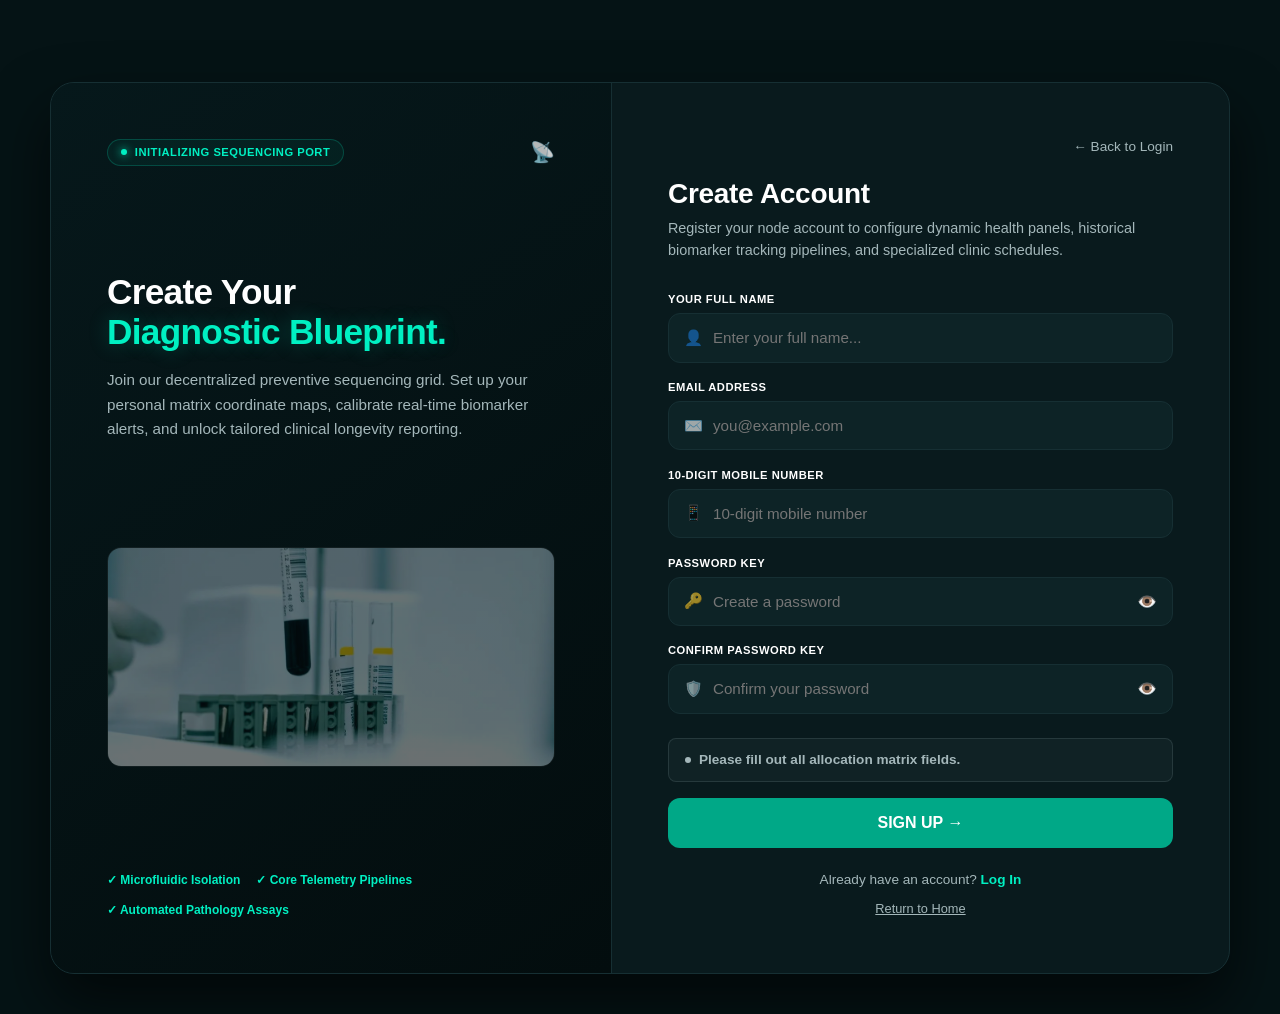
<file: signup.html>
<!DOCTYPE html>
<html lang="en">
<head>
  <meta charset="UTF-8">
  <meta name="viewport" content="width=device-width, initial-scale=1.0">
  <title>Clinical Mainframe Registration - Signup</title>
  <link rel="stylesheet" href="style.css">
</head>
<body>

  <!-- REGISTRATION CORE MATRIX WRAPPER -->
  <main class="signup-main-wrapper">
    <div class="signup-card-layout">
      
      <!-- LEFT DESIGN GRAPHIC FRAME PANEL -->
      <section class="signup-branding-side">
        <div class="brand-top-row">
          <div class="brand-pill-tag">
            <span class="pulse-tracker-dot"></span>
            INITIALIZING SEQUENCING PORT
          </div>
          <div class="node-vector-badge">📡</div>
        </div>

        <div class="brand-center-content">
          <h1 class="brand-headline">Create Your<br><span class="neon-teal-text">Diagnostic Blueprint.</span></h1>
          <p class="brand-paragraph">
            Join our decentralized preventive sequencing grid. Set up your personal matrix coordinate maps, calibrate real-time biomarker alerts, and unlock tailored clinical longevity reporting.
          </p>
        </div>

        <div class="brand-media-frame">
          <img src="./assests/medical testing.webp" alt="Advanced DNA Sequence Imaging Diagnostics Monitor Interface" class="brand-showcase-image">
        </div>

        <!-- Custom Domain Footer Checklists -->
        <div class="brand-features-checklist">
          <span class="check-item">✓ Microfluidic Isolation</span>
          <span class="check-item">✓ Core Telemetry Pipelines</span>
          <span class="check-item">✓ Automated Pathology Assays</span>
        </div>
      </section>

      <!-- RIGHT DATA ENTRY REGISTRATION FORM PANEL -->
      <section class="signup-form-side">
        <div class="form-scroll-container">
          
          <div class="top-nav-row">
            <a href="login.html" class="back-login-link">&larr; Back to Login</a>
          </div>
          
          <h2 class="form-main-heading">Create Account</h2>
          <p class="form-subtext">Register your node account to configure dynamic health panels, historical biomarker tracking pipelines, and specialized clinic schedules.</p>

          <form id="portal-signup-form" novalidate>
            
            <!-- Full Name Text Field Element -->
            <div class="input-element-block">
              <label class="element-label">YOUR FULL NAME</label>
              <div class="interactive-input-container">
                <span class="element-prefix-icon">👤</span>
                <input type="text" id="signup-user-name" placeholder="Enter your full name..." autocomplete="off" required>
              </div>
            </div>

            <!-- Email Text Field Element -->
            <div class="input-element-block">
              <label class="element-label">EMAIL ADDRESS</label>
              <div class="interactive-input-container">
                <span class="element-prefix-icon">✉️</span>
                <input type="email" id="signup-user-email" placeholder="you@example.com" autocomplete="off" required>
              </div>
            </div>

            <!-- Phone Number Field Element -->
            <div class="input-element-block">
              <label class="element-label">10-DIGIT MOBILE NUMBER</label>
              <div class="interactive-input-container">
                <span class="element-prefix-icon">📱</span>
                <input type="text" id="signup-user-phone" placeholder="10-digit mobile number" maxlength="10" autocomplete="off" required>
              </div>
            </div>

            <!-- Password Key Field Element -->
            <div class="input-element-block">
              <label class="element-label">PASSWORD KEY</label>
              <div class="interactive-input-container">
                <span class="element-prefix-icon">🔑</span>
                <input type="password" id="signup-user-password" placeholder="Create a password" required>
                <button type="button" class="toggle-visibility-btn" data-target="signup-user-password">👁️</button>
              </div>
            </div>

            <!-- Confirm Password Key Field Element -->
            <div class="input-element-block">
              <label class="element-label">CONFIRM PASSWORD KEY</label>
              <div class="interactive-input-container">
                <span class="element-prefix-icon">🛡️</span>
                <input type="password" id="signup-user-confirm" placeholder="Confirm your password" required>
                <button type="button" class="toggle-visibility-btn" data-target="signup-user-confirm">👁️</button>
              </div>
            </div>

            <!-- Real-time Status Analytics Verification Indicator Bar -->
            <div id="signup-status-notifier" class="status-alert-bar state-waiting">
              <span class="alert-indicator-dot"></span>
              <span id="notifier-text-field">Please fill out all allocation matrix fields.</span>
            </div>

            <!-- Submit Sign Up Activation Action Button -->
            <button type="submit" class="signup-submit-trigger-btn">SIGN UP &rarr;</button>

            <!-- Conversion Navigation Segment -->
            <p class="signup-login-prompt">
              Already have an account? <a href="login.html" class="login-redirect-link">Log In</a>
            </p>
            <div class="return-home-wrapper">
              <a href="/404" class="return-home-link">Return to Home</a>
            </div>

          </form>

        </div>
      </section>

    </div>
  </main>

 
  <style>
    /* Core Structural Tokens & Theme Variables Alignment */
* {
  box-sizing: border-box;
  margin: 0;
  padding: 0;
}

:root {
  --bg-dark-core: #051315;
  --panel-dark-fill: #091a1d;
  --neon-teal-bright: #00f0c2;
  --border-cyber-teal: #162f33;
  --text-main-bright: #ffffff;
  --text-muted-teal: #a4b7ba;
  --input-box-bg: #0d2326;
  --font-system: -apple-system, BlinkMacSystemFont, 'Segoe UI', Roboto, sans-serif;
}

body {
  background-color: var(--bg-dark-core);
  color: var(--text-main-bright);
  font-family: var(--font-system);
  min-height: 100vh;
  display: flex;
  align-items: center;
  justify-content: center;
}

/* Fullscreen Responsive Adaptive Main Matrix Layout Wrapper */
.signup-main-wrapper {
  width: 100%;
  min-height: 100vh;
  display: flex;
  align-items: center;
  justify-content: center;
  padding: 1rem;
}

@media (min-width: 1024px) {
  .signup-main-wrapper {
    padding: 2.5rem;
  }
}

.signup-card-layout {
  width: 100%;
  max-width: 1180px;
  background-color: var(--panel-dark-fill);
  border: 1px solid var(--border-cyber-teal);
  border-radius: 24px;
  display: grid;
  grid-template-columns: 1fr;
  overflow: hidden;
  box-shadow: 0 30px 60px rgba(0, 0, 0, 0.6);
}

@media (min-width: 992px) {
  .signup-card-layout {
    grid-template-columns: 1fr 1.1fr;
    min-height: 780px;
  }
}

/* LEFT DESIGN BRANDING INFORMATION PANEL */
.signup-branding-side {
  background: linear-gradient(145deg, #06181b 0%, #030d0e 100%);
  padding: 2.5rem;
  display: flex;
  flex-direction: column;
  justify-content: space-between;
  gap: 2rem;
  position: relative;
  border-bottom: 1px solid var(--border-cyber-teal);
}

@media (min-width: 992px) {
  .signup-branding-side {
    border-bottom: none;
    border-right: 1px solid var(--border-cyber-teal);
    padding: 3.5rem;
  }
}

.brand-top-row {
  display: flex;
  justify-content: space-between;
  align-items: center;
}

.brand-pill-tag {
  display: inline-flex;
  align-items: center;
  gap: 0.5rem;
  border: 1px solid rgba(0, 240, 194, 0.2);
  background: rgba(0, 240, 194, 0.05);
  padding: 0.4rem 0.8rem;
  border-radius: 9999px;
  font-size: 0.7rem;
  font-weight: 700;
  letter-spacing: 0.5px;
  color: var(--neon-teal-bright);
}

.pulse-tracker-dot {
  width: 6px;
  height: 6px;
  background-color: var(--neon-teal-bright);
  border-radius: 50%;
  box-shadow: 0 0 8px var(--neon-teal-bright);
}

.node-vector-badge {
  font-size: 1.25rem;
  opacity: 0.8;
}

.brand-center-content {
  display: flex;
  flex-direction: column;
  gap: 1rem;
}

.brand-headline {
  font-size: 2.2rem;
  font-weight: 800;
  line-height: 1.15;
  letter-spacing: -0.02em;
}

.neon-teal-text {
  color: var(--neon-teal-bright);
  text-shadow: 0 0 20px rgba(0, 240, 194, 0.25);
}

.brand-paragraph {
  font-size: 0.95rem;
  line-height: 1.6;
  color: var(--text-muted-teal);
  max-w: 440px;
}

.brand-media-frame {
  width: 100%;
  height: 180px;
  border-radius: 14px;
  overflow: hidden;
  border: 1px solid rgba(255, 255, 255, 0.05);
}

@media (min-width: 992px) {
  .brand-media-frame {
    height: 220px;
  }
}

.brand-showcase-image {
  width: 100%;
  height: 100%;
  object-fit: cover;
  opacity: 0.45;
  filter: contrast(1.1) brightness(0.9);
}

.brand-features-checklist {
  display: flex;
  flex-wrap: wrap;
  gap: 1rem;
  font-size: 0.75rem;
  font-weight: 600;
  color: var(--text-muted-teal);
}

.check-item {
  display: inline-flex;
  align-items: center;
  gap: 0.35rem;
  color: var(--neon-teal-bright);
}

/* RIGHT USER INTERACTION FORM SIDE PANEL */
.signup-form-side {
  padding: 2.5rem;
  display: flex;
  align-items: center;
}

@media (min-width: 992px) {
  .signup-form-side {
    padding: 3.5rem;
  }
}

.form-scroll-container {
  width: 100%;
}

.top-nav-row {
  display: flex;
  justify-content: flex-end;
  margin-bottom: 1.5rem;
}

.back-login-link {
  display: inline-block;
  font-size: 0.85rem;
  color: var(--text-muted-teal);
  text-decoration: none;
  transition: color 0.2s ease;
}

.back-login-link:hover {
  color: var(--neon-teal-bright);
}

.form-main-heading {
  font-size: 1.75rem;
  font-weight: 800;
  margin-bottom: 0.5rem;
  letter-spacing: -0.01em;
}

.form-subtext {
  font-size: 0.9rem;
  line-height: 1.5;
  color: var(--text-muted-teal);
  margin-bottom: 2rem;
}

/* Form Input Control Arrays Components */
.input-element-block {
  display: flex;
  flex-direction: column;
  gap: 0.5rem;
  margin-bottom: 1.15rem;
}

.element-label {
  font-size: 0.7rem;
  font-weight: 700;
  color: var(--text-main-bright);
  letter-spacing: 0.5px;
}

.interactive-input-container {
  position: relative;
  display: flex;
  align-items: center;
}

.element-prefix-icon {
  position: absolute;
  left: 1rem;
  font-size: 0.95rem;
  pointer-events: none;
  opacity: 0.6;
}

.interactive-input-container input {
  width: 100%;
  background-color: var(--input-box-bg);
  border: 1px solid var(--border-cyber-teal);
  border-radius: 12px;
  padding: 0.95rem 1rem 0.95rem 2.75rem;
  color: var(--text-main-bright);
  font-size: 0.95rem;
  font-family: var(--font-system);
  transition: all 0.3s ease;
}

.interactive-input-container input:focus {
  outline: none;
  border-color: var(--neon-teal-bright);
  box-shadow: 0 0 12px rgba(0, 240, 194, 0.15);
}

.toggle-visibility-btn {
  position: absolute;
  right: 1rem;
  background: none;
  border: none;
  color: var(--text-muted-teal);
  cursor: pointer;
  font-size: 1rem;
}

/* State Notification Tracker Alerts Layout Bar profiles */
.status-alert-bar {
  border-radius: 8px;
  padding: 0.85rem 1rem;
  font-size: 0.85rem;
  font-weight: 600;
  display: flex;
  align-items: center;
  gap: 0.5rem;
  margin: 1.5rem 0 1rem 0;
  transition: all 0.3s ease;
}

.alert-indicator-dot {
  width: 6px;
  height: 6px;
  border-radius: 50%;
  display: inline-block;
}

.state-waiting {
  background-color: rgba(164, 183, 186, 0.05);
  color: var(--text-muted-teal);
  border: 1px solid rgba(164, 183, 186, 0.15);
}
.state-waiting .alert-indicator-dot { background-color: var(--text-muted-teal); }

.state-error {
  background-color: rgba(239, 68, 68, 0.08);
  color: #ff6b6b;
  border: 1px solid rgba(239, 68, 68, 0.25);
}
.state-error .alert-indicator-dot { background-color: #ff6b6b; box-shadow: 0 0 8px #ff6b6b; }

.state-success {
  background-color: rgba(0, 240, 194, 0.08);
  color: var(--neon-teal-bright);
  border: 1px solid rgba(0, 240, 194, 0.25);
}
.state-success .alert-indicator-dot { background-color: var(--neon-teal-bright); box-shadow: 0 0 8px var(--neon-teal-bright); }

/* Form Action Submission Buttons */
.signup-submit-trigger-btn {
  width: 100%;
  background-color: #00a887;
  color: var(--text-main-bright);
  border: none;
  padding: 1rem;
  font-size: 1rem;
  font-weight: 700;
  border-radius: 12px;
  cursor: pointer;
  transition: all 0.3s ease;
}

.signup-submit-trigger-btn:hover {
  background-color: var(--neon-teal-bright);
  color: var(--bg-dark-core);
  box-shadow: 0 0 20px rgba(0, 240, 194, 0.3);
}

/* Footer elements redirects prompts toggles */
.signup-login-prompt {
  text-align: center;
  font-size: 0.85rem;
  color: var(--text-muted-teal);
  margin-top: 1.5rem;
}

.login-redirect-link {
  color: var(--neon-teal-bright);
  text-decoration: none;
  font-weight: 600;
}

.return-home-wrapper {
  text-align: center;
  margin-top: 0.75rem;
}

.return-home-link {
  font-size: 0.8rem;
  color: var(--text-muted-teal);
  text-decoration: underline;
}
.return-home-link:hover {
  color: var(--neon-teal-bright);
}

  </style>

  <script>
    document.addEventListener("DOMContentLoaded", () => {
  const signupForm = document.getElementById("portal-signup-form");
  const nameInput = document.getElementById("signup-user-name");
  const emailInput = document.getElementById("signup-user-email");
  const phoneInput = document.getElementById("signup-user-phone");
  const passwordInput = document.getElementById("signup-user-password");
  const confirmInput = document.getElementById("signup-user-confirm");
  const notifierBox = document.getElementById("signup-status-notifier");
  const notifierText = document.getElementById("notifier-text-field");

  // State Change Notification Helper Tool
  function clearAlertStatus(stateClass, promptString) {
    notifierBox.className = "status-alert-bar " + stateClass;
    notifierText.textContent = promptString;
  }

  // 1. DYNAMIC CHARACTER TYPE INPUT FILTERS
  // Restrict numbers inside identification tokens
  nameInput.addEventListener("input", () => {
    const cursorPosition = nameInput.selectionStart;
    const expressionsFiltered = nameInput.value.replace(/[0-9]/g, "");
    
    if (nameInput.value !== expressionsFiltered) {
      nameInput.value = expressionsFiltered;
      nameInput.setSelectionRange(cursorPosition - 1, cursorPosition - 1);
      clearAlertStatus("state-error", "Clinical Identifier cells drop numeric parameters.");
    }
  });

  // Restrict alphabetical sequences inside the Mobile array
  phoneInput.addEventListener("input", () => {
    const cursorPosition = phoneInput.selectionStart;
    const expressionsFiltered = phoneInput.value.replace(/[^0-9]/g, "");
    
    if (phoneInput.value !== expressionsFiltered) {
      phoneInput.value = expressionsFiltered;
      phoneInput.setSelectionRange(cursorPosition - 1, cursorPosition - 1);
      clearAlertStatus("state-error", "Mobile Handle tracks standard numeric integers alone.");
    }
  });

  // 2. TOGGLE PASSWORD FIELD VISIBILITY MASKS
  document.querySelectorAll(".toggle-visibility-btn").forEach(buttonNode => {
    buttonNode.addEventListener("click", () => {
      const fieldId = buttonNode.getAttribute("data-target");
      const targetInput = document.getElementById(fieldId);
      
      if (targetInput.type === "password") {
        targetInput.type = "text";
        buttonNode.textContent = "🙈";
      } else {
        targetInput.type = "password";
        buttonNode.textContent = "👁️";
      }
    });
  });

  // 3. MAIN FORM REGISTRATION DISPATCH LIFECYCLE
  signupForm.addEventListener("submit", (event) => {
    event.preventDefault();

    const nameVal = nameInput.value.trim();
    const emailVal = emailInput.value.trim();
    const phoneVal = phoneInput.value.trim();
    const passVal = passwordInput.value;
    const confirmVal = confirmInput.value;

    // A. Mandatory Blank Cell Field Verifications
    if (!nameVal || !emailVal || !phoneVal || !passVal || !confirmVal) {
      clearAlertStatus("state-error", "Please fill out all allocation matrix fields.");
      return;
    }

    // B. Email Structural Layout Lookup Verification Check
    const emailRegex = /^[^\s@]+@[^\s@]+\.[^\s@]+$/;
    if (!emailRegex.test(emailVal)) {
      clearAlertStatus("state-error", "Invalid layout pattern: Define a structural diagnostic email inbox address.");
      return;
    }

    // C. Phone Array String Length Validations Check
    if (phoneVal.length !== 10) {
      clearAlertStatus("state-error", "Mobile configuration strings require exactly 10 digital indices.");
      return;
    }

    // D. Password Synchronization Identity Matching Check
    if (passVal !== confirmVal) {
      clearAlertStatus("state-error", "Mainframe encryption key mismatch: Keys must match exactly.");
      return;
    }

    // E. Registration Confirmed Pipeline Loop Dispatch Action
    clearAlertStatus("state-success", "Successfully registered! Initializing safe routing parameters to login.html...");
    signupForm.reset();

    // Stagger navigation route sequence smoothly to let success status render clearly
    setTimeout(() => {
      window.location.href = "login.html";
    }, 1800);
  });
});

  </script>
</body>
</html>
</file>
<file: style.css>
/* Unique Clinical Colors System */
:root {
    --bg-clinical-dark: #091315;
    --neon-emerald: #00e5c1;
    --clinical-teal: #0a8491;
    --text-pure: #ffffff;
    --text-dimmed: #7fa4a8;
    --font-stack: 'Segoe UI', Tahoma, Geneva, Verdana, sans-serif;
}

* {
    margin: 0;
    padding: 0;
    box-sizing: border-box;
}

body {
    background-color: var(--bg-clinical-dark);
    font-family: var(--font-stack);
    min-height: 100vh;
    width: 100vw;
    overflow: hidden;
    display: flex;
    justify-content: center;
    align-items: center;
}

/* Master Fixed Layout Container */
.preloader-overlay {
    position: fixed;
    top: 0;
    left: 0;
    width: 100%;
    height: 100%;
    background-color: var(--bg-clinical-dark);
    display: flex;
    flex-direction: column;
    align-items: center;
    justify-content: center;
    padding: 30px;
    z-index: 999999;
    transition: opacity 0.6s cubic-bezier(0.25, 1, 0.5, 1), transform 0.6s cubic-bezier(0.25, 1, 0.5, 1);
}

/* Creative Vector Element Framework */
.scanner-matrix {
    position: relative;
    width: 140px;
    height: 140px;
    margin-bottom: 35px;
    display: flex;
    justify-content: center;
    align-items: center;
}

.pulse-aura {
    position: absolute;
    width: 100%;
    height: 100%;
    border: 2px solid var(--clinical-teal);
    border-radius: 50%;
    opacity: 0;
    animation: diagnosticRadar 2s cubic-bezier(0.1, 0.8, 0.3, 1) infinite;
}

.delay-pulse { 
    animation-delay: 0.66s; 
}

.rotating-grid {
    width: 96px;
    height: 96px;
    border: 3px dashed var(--neon-emerald);
    border-radius: 50%;
    animation: clinicalSpin 7s linear infinite;
    filter: drop-shadow(0 0 6px rgba(0, 229, 195, 0.3));
}

.vector-target {
    position: absolute;
    color: var(--neon-emerald);
    font-size: 36px;
    animation: heartbeatSync 1.3s ease-in-out infinite;
    filter: drop-shadow(0 0 10px rgba(0, 229, 195, 0.6));
}

/* Branding & Status Info */
.brand-title {
    font-size: 32px;
    font-weight: 700;
    color: var(--text-pure);
    letter-spacing: 1.5px;
    margin-bottom: 10px;
    animation: fadeElementUp 0.5s ease forwards;
}

.brand-title span { 
    color: var(--neon-emerald); 
}

.status-microtext {
    font-size: 12px;
    text-transform: uppercase;
    letter-spacing: 2.5px;
    color: var(--text-dimmed);
    margin-bottom: 20px;
    height: 16px;
    text-align: center;
    animation: fadeElementUp 0.5s ease forwards 0.15s;
}

.metric-counter {
    font-size: 26px;
    font-weight: 600;
    color: var(--neon-emerald);
    margin-bottom: 25px;
    font-variant-numeric: tabular-nums;
}

/* Linear Tracking Sub-system */
.loading-track-wrapper {
    width: 85%;
    max-width: 320px;
    height: 4px;
    background: rgba(255, 255, 255, 0.06);
    border-radius: 20px;
    overflow: hidden;
    box-shadow: inset 0 1px 2px rgba(0, 0, 0, 0.6);
}

.loading-fill-bar {
    height: 100%;
    width: 0%;
    background: linear-gradient(90deg, var(--clinical-teal), var(--neon-emerald));
    box-shadow: 0 0 8px var(--neon-emerald);
    border-radius: 20px;
    transition: width 0.05s linear;
}

/* Optional exit state class */
.preloader-overlay.terminate-flow {
    opacity: 0;
    transform: scale(0.97);
    pointer-events: none;
}

/* --- Core Keyframes Matrix --- */
@keyframes diagnosticRadar {
    0% { transform: scale(0.6); opacity: 0.9; }
    100% { transform: scale(1.4); opacity: 0; }
}

@keyframes clinicalSpin { 
    100% { transform: rotate(360deg); } 
}

@keyframes heartbeatSync {
    0%, 100% { transform: scale(1); }
    30% { transform: scale(1.15); }
    45% { transform: scale(1.05); }
    70% { transform: scale(1.22); }
}

@keyframes fadeElementUp {
    from { opacity: 0; transform: translateY(12px); }
    to { opacity: 1; transform: translateY(0); }
}

/* --- Fully Fluid Responsive Controls --- */
@media (max-width: 768px) {
    .brand-title { font-size: 28px; }
    .scanner-matrix { width: 120px; height: 120px; }
    .rotating-grid { width: 80px; height: 80px; }
    .vector-target { font-size: 30px; }
}

@media (max-width: 480px) {
    .brand-title { font-size: 24px; }
    .status-microtext { font-size: 11px; letter-spacing: 1.5px; }
    .loading-track-wrapper { width: 95%; }
}

/* Unique Clinical Styling Palette */
:root {
    --carousel-bg: #050b0c;          /* Deep dark clinical space background */
    --text-silver: #e2f1f2;          /* Clean premium white-silver text */
    --neon-emerald: #00e5c1;         /* Stackly Signature Highlight Green */
    --coral-alert: #ff5c75;          /* Closed/Alert State Color */
    --clinical-teal: #0a8491;        /* Secondary clinical accent color */
}

/* Base Body Adjustment to support top pinning alignment context */
body {
    margin: 0;
    padding: 0;
    padding-top: 42px; /* Prevent underlying elements from hiding behind fixed bar */
}

/* Master Fixed Ticker Container pinned flush to the viewport top boundary */
.top-carousel-bar {
    position: fixed;   /* Force structural lock to the absolute viewport window layout */
    top: 0;
    left: 0;
    width: 100%;
    background-color: var(--carousel-bg);
    color: var(--text-silver);
    font-family: 'Segoe UI', Tahoma, Geneva, Verdana, sans-serif;
    font-size: 13px;
    font-weight: 500;
    padding: 11px 0;
    overflow: hidden;
    border-bottom: 1px solid rgba(10, 132, 145, 0.15);
    z-index: 99999;     /* Ensuring higher layer placement index context than headers */
}

/* Flex Container holding both layout tracks */
.carousel-infinite-wrapper {
    display: flex;
    white-space: nowrap;
    width: max-content;
}

/* Hardware accelerated sliding track layers */
.carousel-track {
    display: flex;
    align-items: center;
    animation: continuousGlide 26s linear infinite;
    will-change: transform; /* Hint to browser to enable GPU layer scaling rendering speeds */
}

/* Content Cell Modules */
.carousel-item {
    display: inline-flex;
    align-items: center;
    padding: 0 45px;
    letter-spacing: 0.5px;
}

.carousel-item i {
    color: var(--neon-emerald);
    margin-right: 8px;
    font-size: 14px;
    transition: transform 0.3s cubic-bezier(0.25, 1, 0.5, 1);
}

/* Link Actions Styling */
.call-link {
    color: var(--text-silver);
    text-decoration: none;
    font-weight: 600;
    transition: all 0.2s ease;
    margin-left: 4px;
    border-bottom: 1px dotted transparent;
}

.call-link:hover {
    color: var(--neon-emerald);
    border-bottom-color: var(--neon-emerald);
}

.highlight-text {
    color: #ffffff;
    margin-left: 4px;
}

/* Dynamic Live Status Badge Element */
.status-badge {
    padding: 2px 9px;
    border-radius: 12px;
    font-size: 10px;
    font-weight: 700;
    text-transform: uppercase;
    margin-left: 6px;
    letter-spacing: 0.5px;
    display: inline-block;
    border: 1px solid transparent;
}

.status-badge.open {
    background-color: rgba(0, 229, 193, 0.1);
    color: var(--neon-emerald);
    border-color: var(--neon-emerald);
}

.status-badge.closed {
    background-color: rgba(255, 92, 117, 0.1);
    color: var(--coral-alert);
    border-color: var(--coral-alert);
}

/* User Gestures Interactions */
.top-carousel-bar:hover .carousel-track {
    animation-play-state: paused; /* Pauses loop track instantly on user hover */
}

.carousel-item:hover i {
    transform: scale(1.2);
}

/* Telephone icon subtle shake rotation */
.phone-ringer {
    animation: dynamicRingtone 3.5s ease infinite;
}

/* Linear Loop Translate Animation Function */
@keyframes continuousGlide {
    0% { transform: translate3d(0, 0, 0); }
    100% { transform: translate3d(-50%, 0, 0); }
}

@keyframes dynamicRingtone {
    0%, 90%, 100% { transform: rotate(0); }
    92% { transform: rotate(-12deg); }
    94% { transform: rotate(12deg); }
    96% { transform: rotate(-12deg); }
    98% { transform: rotate(12deg); }
}

/* --- Robust Mobile Responsive Viewports Breakpoints --- */
@media (max-width: 992px) {
    .carousel-item {
        padding: 0 35px; /* Squeeze spacing gap sizes out slightly on tablets */
    }
}

@media (max-width: 768px) {
    .top-carousel-bar {
        padding: 9px 0;
        font-size: 12px;
    }
    body {
        padding-top: 38px; /* Recalibrate layout alignment padding gap height offset metrics */
    }
    .carousel-item {
        padding: 0 25px; /* Restrict excess dead blank layout spaces on phone viewports */
    }
    .carousel-track {
        animation-duration: 18s; /* Balances carousel scroll speed across limited horizontal space */
    }
}

/* Core Layout Accent Bindings variables */
:root {
    --navbar-bg: rgba(9, 19, 21, 0.95);
    --bg-clinical-dark: #091315;
    --neon-emerald: #00e5c1;
    --clinical-teal: #0a8491;
    --text-pure: #ffffff;
    --text-dimmed: #7fa4a8;
    --font-family-core: 'Segoe UI', Tahoma, Geneva, Verdana, sans-serif;
}

/* Master Fixed Positioning Header layout directly below the 42px top bar */
.main-header-navbar {
    position: fixed;
    top: 42px; /* Flushes beneath your top-carousel-bar container offset padding */
    left: 0;
    width: 100%;
    height: 72px;
    background-color: var(--navbar-bg);
    border-bottom: 1px solid rgba(10, 132, 145, 0.15);
    backdrop-filter: blur(8px); /* Subtle glass feel on layout content pass-through */
    z-index: 9999;
    font-family: var(--font-family-core);
    display: flex;
    align-items: center;
}

/* Outer layout alignment grid boundaries */
.nav-container-wrapper {
    width: 100%;
    max-width: 1400px;
    margin: 0 auto;
    padding: 0 30px;
    display: flex;
    justify-content: space-between;
    align-items: center;
    position: relative;
}

/* --- Brand Logo Group Styling --- */
.brand-logo-frame {
    display: flex;
    align-items: center;
    gap: 10px;
    cursor: pointer;
    user-select: none;
    transition: opacity 0.2s ease;
}

.brand-logo-frame:hover {
    opacity: 0.9;
}

.logo-asset {
    height: 34px;
    width: auto;
    border-radius: 6px;
    object-fit: cover;
}

.logo-brand-text {
    font-size: 22px;
    font-weight: 700;
    color: var(--text-pure);
    letter-spacing: 0.5px;
}

.logo-brand-text span {
    color: var(--neon-emerald);
}

/* --- Center Menu Grid Layout Rules --- */
.nav-link-list {
    display: flex;
    align-items: center;
    list-style: none;
    gap: 35px;
}

.nav-menu-item {
    text-decoration: none;
    color: var(--text-dimmed);
    font-size: 15px;
    font-weight: 500;
    letter-spacing: 0.3px;
    padding: 8px 0;
    position: relative;
    transition: color 0.3s ease;
}

/* Interactive Menu Item Underline Hover & Active Animations Matrix */
.nav-menu-item::after {
    content: '';
    position: absolute;
    bottom: 0;
    left: 0;
    width: 0%;
    height: 2px;
    background-color: var(--neon-emerald);
    transition: width 0.3s cubic-bezier(0.25, 1, 0.5, 1);
    box-shadow: 0 0 6px var(--neon-emerald);
}

.nav-menu-item:hover, .nav-menu-item.active {
    color: var(--text-pure);
}

.nav-menu-item:hover::after, .nav-menu-item.active::after {
    width: 100%;
}

/* --- Right Side Authentication Styling Component --- */
.btn-auth-portal {
    background: transparent;
    color: var(--neon-emerald);
    border: 1px solid var(--neon-emerald);
    padding: 9px 22px;
    font-size: 14px;
    font-weight: 600;
    border-radius: 25px;
    cursor: pointer;
    display: flex;
    align-items: center;
    gap: 8px;
    transition: all 0.3s cubic-bezier(0.25, 1, 0.5, 1);
}

.btn-auth-portal:hover {
    background: linear-gradient(135deg, var(--clinical-teal), var(--neon-emerald));
    color: var(--bg-clinical-dark);
    border-color: transparent;
    box-shadow: 0 0 14px rgba(0, 229, 193, 0.4);
    transform: translateY(-1px);
}

/* --- Mobile Viewport Hamburger Vector Elements Layout Trigger Rules --- */
.mobile-hamburger-trigger {
    display: none; /* Hidden on normal desktop layout structures */
    background: transparent;
    border: none;
    cursor: pointer;
    flex-direction: column;
    gap: 6px;
    padding: 6px;
    z-index: 10001;
}

.hamburger-bar {
    display: block;
    width: 24px;
    height: 2px;
    background-color: var(--text-pure);
    border-radius: 2px;
    transition: all 0.3s cubic-bezier(0.25, 1, 0.5, 1);
}

/* --- Absolute Mobile Blur Layer Backing Shield Container --- */
.portal-blur-backdrop {
    position: fixed;
    top: 0;
    left: 0;
    width: 100vw;
    height: 100vh;
    background-color: rgba(5, 11, 12, 0.6);
    backdrop-filter: blur(0px); /* Smooth zero dynamic initialization framework parameter */
    opacity: 0;
    pointer-events: none;
    z-index: 9998;
    transition: opacity 0.4s ease, backdrop-filter 0.4s ease;
}

/* State Triggering Actions for active Mobile blur modal canvas overlays */
body.mobile-nav-expanded .portal-blur-backdrop {
    opacity: 1;
    backdrop-filter: blur(12px); /* Deep premium system structural backdrop blur filter rendering */
    pointer-events: auto;
}


/* --- Robust Fluid Responsive Structural Media Breakpoint Controls --- */
@media (max-width: 992px) {
    .main-header-navbar {
        top: 38px; /* Sync alignment parameters with mobile top-carousel-bar shrinkage height */
    }
    
    .mobile-hamburger-trigger {
        display: flex; /* Unleash mobile interactive anchor cell view */
    }

    /* Transform Central Horizontal Menus into a Clean Vertical Right Slide Drawer Box Matrix */
    .center-navigation-menu {
        position: fixed;
        top: 0;
        right: -100%; /* Hides completely out of frame limits rightwise */
        width: 280px;
        height: 100vh;
        background-color: #0c1a1d;
        border-left: 1px solid rgba(10, 132, 145, 0.2);
        padding: 100px 40px;
        display: flex;
        flex-direction: column;
        justify-content: flex-start;
        align-items: flex-start;
        z-index: 10000;
        transition: right 0.4s cubic-bezier(0.25, 1, 0.5, 1);
        box-shadow: -10px 0 30px rgba(0,0,0,0.4);
    }

    .nav-link-list {
        flex-direction: column;
        align-items: flex-start;
        gap: 30px;
        width: 100%;
        margin-bottom: 40px;
    }

    .nav-menu-item {
        font-size: 18px;
        display: block;
        width: 100%;
    }

    /* Move auth block right inside sliding navigation drawer container stack limits */
    .right-auth-corner {
        width: 100%;
    }
    .btn-auth-portal {
        width: 100%;
        justify-content: center;
        padding: 12px 0;
    }

    /* --- JS Active Frame Toggle Drawer Execution Rules --- */
    body.mobile-nav-expanded .center-navigation-menu {
        right: 0; /* Slide drawer panel directly into focus layout space viewport metrics */
    }

    /* Hamburger vector bar animation shifts to geometric vector closing cross shape */
    body.mobile-nav-expanded .mobile-hamburger-trigger .hamburger-bar:nth-child(1) {
        transform: translateY(8px) rotate(45deg);
    }
    body.mobile-nav-expanded .mobile-hamburger-trigger .hamburger-bar:nth-child(2) {
        opacity: 0;
    }
    body.mobile-nav-expanded .mobile-hamburger-trigger .hamburger-bar:nth-child(3) {
        transform: translateY(-8px) rotate(-45deg);
    }
}

@media (max-width: 480px) {
    .nav-container-wrapper { padding: 0 20px; }
    .logo-brand-text { font-size: 19px; }
    .center-navigation-menu { width: 85%; } /* Maximize navigation ease target area bounds */
}


/* =========================================
   STACKLY HEALTH - SECTION OVERLAP FIX
   ADD-ON CSS ONLY
========================================= */

/* Keep all main sections in normal document flow */
body {
    display: block;
    overflow-x: hidden;
}

.stackly-hero-arena,
.stackly-trust-banner {
    position: relative !important;
    display: flex;
    width: 100%;
    height: auto;
    min-height: 0;
    float: none;
    clear: both;
    flex-shrink: 0;
    margin: 0;
    box-sizing: border-box;
}

/* Hero section height */
.stackly-hero-arena {
    min-height: 650px;
    flex-direction: column;
    justify-content: space-between;
    overflow: hidden;
    isolation: isolate;
}

/* Keep video behind hero content */
.video-ambient-layer {
    position: absolute;
    inset: 0;
    z-index: 0;
    pointer-events: none;
}

.hero-arena-wrapper {
    position: relative;
    z-index: 2;
    flex: 1 0 auto;
}

.hero-stats-dock-bar {
    position: relative;
    z-index: 3;
    flex-shrink: 0;
}

/* Trust section starts below hero */
.stackly-trust-banner {
    z-index: 1;
    padding: 40px 30px;
    isolation: isolate;
    overflow: hidden;
}

.trust-banner-container {
    position: relative;
    width: 100%;
}

/* Prevent accidental horizontal overflow */
.stackly-hero-arena *,
.stackly-trust-banner * {
    box-sizing: border-box;
}

/* Responsive alignment */
@media (max-width: 768px) {
    .stackly-hero-arena {
        min-height: auto;
    }

    .hero-arena-wrapper {
        flex: 1 0 auto;
    }

    .stackly-trust-banner {
        padding: 30px 15px;
    }
}

/* Restore page scrolling */
html,
body {
    height: auto !important;
    min-height: 100% !important;
    overflow-x: hidden !important;
    overflow-y: auto !important;
}

body {
    position: relative !important;
}

/* Ensure sections don't block scrolling */
.stackly-hero-arena,
.stackly-trust-banner {
    overflow: hidden;
}
</file>
